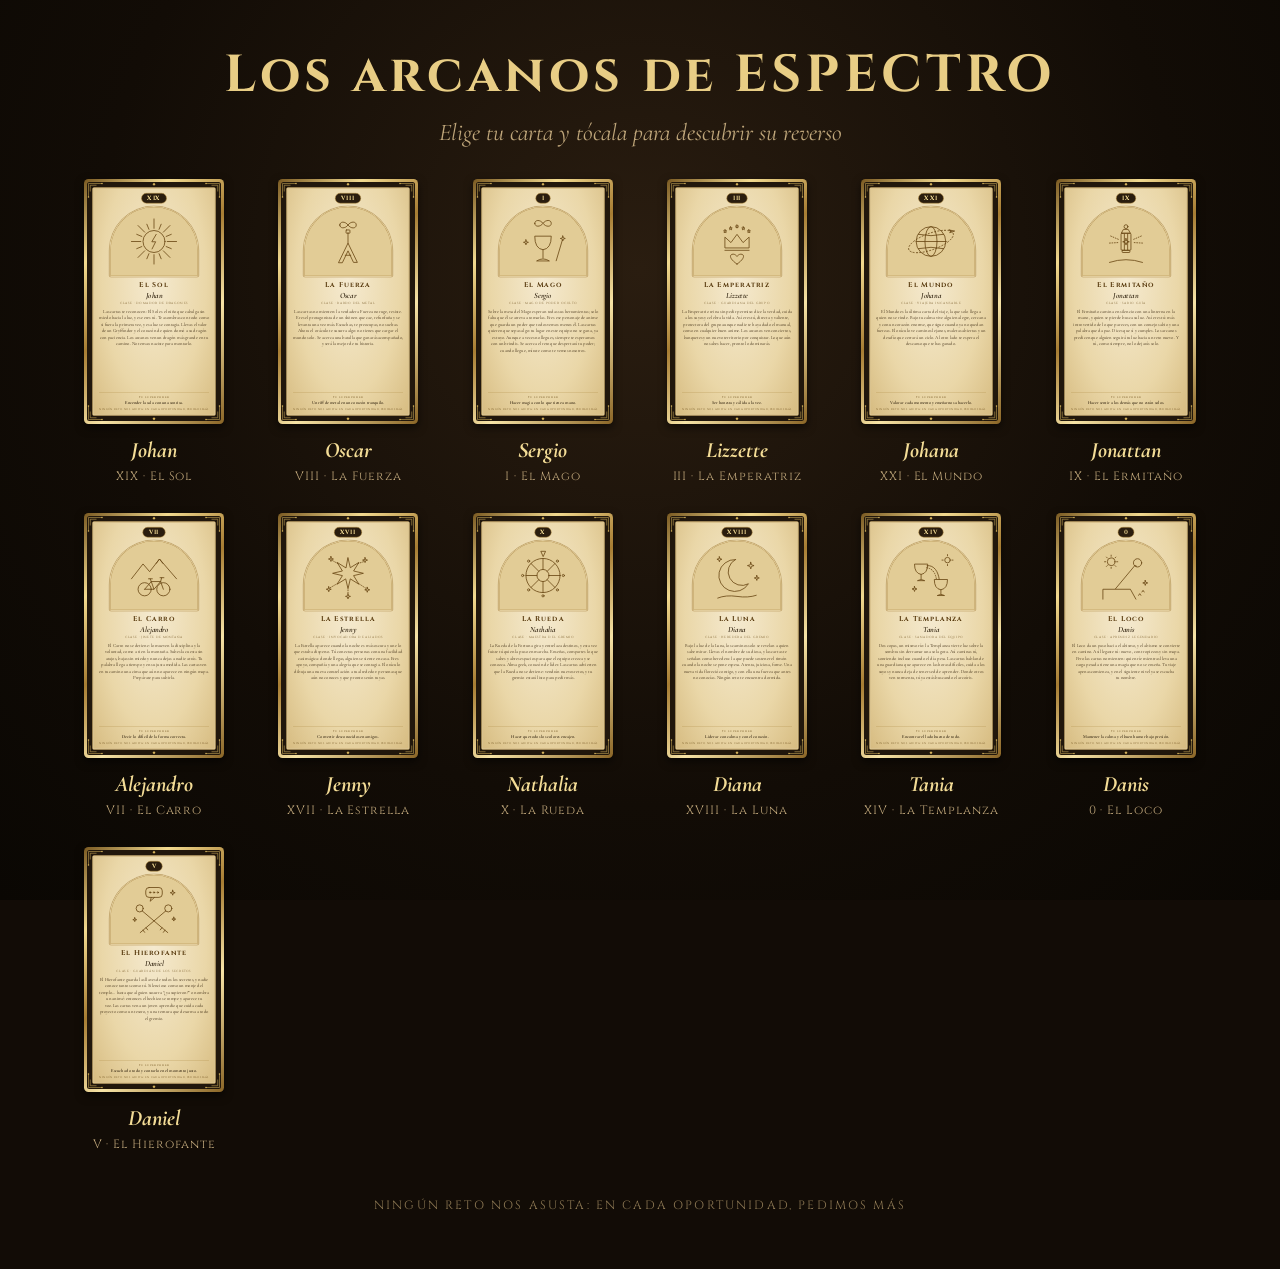
<file: index.html>
<!doctype html>
<html lang="es"><head><meta charset="utf-8"><meta name="viewport" content="width=device-width,initial-scale=1">
<title>Los arcanos de ESPECTRO</title><meta name="description" content="Las cartas del tarot del equipo para ESPECTRO.">
<meta property="og:title" content="Los arcanos de ESPECTRO 🔮"><meta name="theme-color" content="#120c06">
<link rel="preconnect" href="https://fonts.googleapis.com"><link rel="preconnect" href="https://fonts.gstatic.com" crossorigin><link rel="stylesheet" href="https://fonts.googleapis.com/css2?family=Cinzel:wght@500;700&family=Cormorant+Garamond:ital,wght@0,500;0,600;1,500;1,600&display=swap"><link rel="stylesheet" href="assets/cartas.css"></head>
<body class="galeria"><main class="wrap">
<header class="top"><h1>Los arcanos de ESPECTRO</h1><p>Elige tu carta y tócala para descubrir su reverso</p></header>
<ul class="grid"><li><a class="thumb" href="johan/"><span class="mini"><article class="card"><div class="wood">
<svg class="corners" viewBox="0 0 536 956" aria-hidden="true"><path d="M6 60 L6 6 L60 6 M13 38 L13 13 L38 13 M476 6 L530 6 L530 60 M498 13 L523 13 L523 38 M6 896 L6 950 L60 950 M13 918 L13 943 L38 943 M476 950 L530 950 L530 896 M498 943 L523 943 L523 918"/><circle cx="6" cy="60" r="3"/><circle cx="60" cy="6" r="3"/><circle cx="476" cy="6" r="3"/><circle cx="530" cy="60" r="3"/><circle cx="6" cy="896" r="3"/><circle cx="60" cy="950" r="3"/><circle cx="476" cy="950" r="3"/><circle cx="530" cy="896" r="3"/><polygon points="268,3 274,9 268,15 262,9"/><polygon points="268,941 274,947 268,953 262,947"/></svg>
<div class="parch">
<div class="num">XIX</div>
<div class="ill"><svg viewBox="0 0 200 200" aria-hidden="true"><circle cx="100" cy="100" r="40"/><line x1="148.0" y1="100.0" x2="182.0" y2="100.0"/><line x1="144.3" y1="118.4" x2="162.8" y2="126.0"/><line x1="133.9" y1="133.9" x2="158.0" y2="158.0"/><line x1="118.4" y1="144.3" x2="126.0" y2="162.8"/><line x1="100.0" y1="148.0" x2="100.0" y2="182.0"/><line x1="81.6" y1="144.3" x2="74.0" y2="162.8"/><line x1="66.1" y1="133.9" x2="42.0" y2="158.0"/><line x1="55.7" y1="118.4" x2="37.2" y2="126.0"/><line x1="52.0" y1="100.0" x2="18.0" y2="100.0"/><line x1="55.7" y1="81.6" x2="37.2" y2="74.0"/><line x1="66.1" y1="66.1" x2="42.0" y2="42.0"/><line x1="81.6" y1="55.7" x2="74.0" y2="37.2"/><line x1="100.0" y1="52.0" x2="100.0" y2="18.0"/><line x1="118.4" y1="55.7" x2="126.0" y2="37.2"/><line x1="133.9" y1="66.1" x2="158.0" y2="42.0"/><line x1="144.3" y1="81.6" x2="162.8" y2="74.0"/><polyline points="108,74 92,101 106,101 93,127"/></svg></div>
<h2 class="arc">El Sol</h2>
<p class="who">Johan</p>
<p class="cls">Clase · Domador de dragones</p>
<p class="msg">Las cartas te reconocen: El Sol es el niño que cabalga sin miedo hacia la luz, y ese eres tú. Te asombras con todo como si fuera la primera vez, y esa luz se contagia. Llevas el valor de un Gryffindor y el corazón de quien domó a su dragón con paciencia. Los arcanos ven un dragón más grande en tu camino. No temas: naciste para montarlo.</p>
<p class="pow"><span>Tu superpoder</span>Encender la sala con una sonrisa.</p>
<p class="reto">Ningún reto nos asusta: en cada oportunidad, pedimos más</p>
</div></div></article></span><span class="cap"><b>Johan</b>XIX · El Sol</span></a></li><li><a class="thumb" href="oscar/"><span class="mini"><article class="card"><div class="wood">
<svg class="corners" viewBox="0 0 536 956" aria-hidden="true"><path d="M6 60 L6 6 L60 6 M13 38 L13 13 L38 13 M476 6 L530 6 L530 60 M498 13 L523 13 L523 38 M6 896 L6 950 L60 950 M13 918 L13 943 L38 943 M476 950 L530 950 L530 896 M498 943 L523 943 L523 918"/><circle cx="6" cy="60" r="3"/><circle cx="60" cy="6" r="3"/><circle cx="476" cy="6" r="3"/><circle cx="530" cy="60" r="3"/><circle cx="6" cy="896" r="3"/><circle cx="60" cy="950" r="3"/><circle cx="476" cy="950" r="3"/><circle cx="530" cy="896" r="3"/><polygon points="268,3 274,9 268,15 262,9"/><polygon points="268,941 274,947 268,953 262,947"/></svg>
<div class="parch">
<div class="num">VIII</div>
<div class="ill"><svg viewBox="0 0 200 200" aria-hidden="true"><path d="M70 40 C70 26 90 26 100 40 C110 54 130 54 130 40 C130 26 110 26 100 40 C90 54 70 54 70 40 Z"/><path d="M66 176 L100 106 L134 176 L120 176 L100 134 L80 176 Z"/><line x1="100" y1="106" x2="100" y2="68"/><rect x="93" y="58" width="14" height="12" rx="2"/><line x1="90" y1="150" x2="110" y2="150"/></svg></div>
<h2 class="arc">La Fuerza</h2>
<p class="who">Oscar</p>
<p class="cls">Clase · Bardo del metal</p>
<p class="msg">Las cartas no mienten: la verdadera Fuerza no ruge, resiste. Eres el protagonista de un shōnen que cae, refunfuña y se levanta una vez más. Escuchas, te preocupas, no sueltas. Ahora el oráculo te susurra algo: no tienes que cargar el mundo solo. Se acerca una batalla que ganarás acompañado, y será la mejor de tu historia.</p>
<p class="pow"><span>Tu superpoder</span>Un riff de metal en un corazón tranquilo.</p>
<p class="reto">Ningún reto nos asusta: en cada oportunidad, pedimos más</p>
</div></div></article></span><span class="cap"><b>Oscar</b>VIII · La Fuerza</span></a></li><li><a class="thumb" href="sergio/"><span class="mini"><article class="card"><div class="wood">
<svg class="corners" viewBox="0 0 536 956" aria-hidden="true"><path d="M6 60 L6 6 L60 6 M13 38 L13 13 L38 13 M476 6 L530 6 L530 60 M498 13 L523 13 L523 38 M6 896 L6 950 L60 950 M13 918 L13 943 L38 943 M476 950 L530 950 L530 896 M498 943 L523 943 L523 918"/><circle cx="6" cy="60" r="3"/><circle cx="60" cy="6" r="3"/><circle cx="476" cy="6" r="3"/><circle cx="530" cy="60" r="3"/><circle cx="6" cy="896" r="3"/><circle cx="60" cy="950" r="3"/><circle cx="476" cy="950" r="3"/><circle cx="530" cy="896" r="3"/><polygon points="268,3 274,9 268,15 262,9"/><polygon points="268,941 274,947 268,953 262,947"/></svg>
<div class="parch">
<div class="num">I</div>
<div class="ill"><svg viewBox="0 0 200 200" aria-hidden="true"><path d="M70 34 C70 20 90 20 100 34 C110 48 130 48 130 34 C130 20 110 20 100 34 C90 48 70 48 70 34 Z"/><path d="M70 82 Q70 126 100 130 Q130 126 130 82 Z"/><line x1="100" y1="130" x2="100" y2="160"/><path d="M78 170 Q100 156 122 170 Z"/><line x1="148" y1="170" x2="170" y2="96"/><polygon points="172.0,80.0 174.1,86.9 181.0,89.0 174.1,91.1 172.0,98.0 169.9,91.1 163.0,89.0 169.9,86.9"/><polygon points="38.0,94.0 40.1,100.9 47.0,103.0 40.1,105.1 38.0,112.0 35.9,105.1 29.0,103.0 35.9,100.9"/></svg></div>
<h2 class="arc">El Mago</h2>
<p class="who">Sergio</p>
<p class="cls">Clase · Mago de poder oculto</p>
<p class="msg">Sobre la mesa del Mago esperan todas sus herramientas; solo falta que él se atreva a tomarlas. Eres ese personaje de anime que guarda un poder que todos vemos menos él. Las cartas quieren que sepas algo: tu lugar en este equipo no se gana, ya es tuyo. Aunque a veces no llegues, siempre te esperamos con un brindis. Se acerca el reto que despertará tu poder; cuando llegue, mírate como te vemos nosotros.</p>
<p class="pow"><span>Tu superpoder</span>Hacer magia con lo que tiene a mano.</p>
<p class="reto">Ningún reto nos asusta: en cada oportunidad, pedimos más</p>
</div></div></article></span><span class="cap"><b>Sergio</b>I · El Mago</span></a></li><li><a class="thumb" href="lizzette/"><span class="mini"><article class="card"><div class="wood">
<svg class="corners" viewBox="0 0 536 956" aria-hidden="true"><path d="M6 60 L6 6 L60 6 M13 38 L13 13 L38 13 M476 6 L530 6 L530 60 M498 13 L523 13 L523 38 M6 896 L6 950 L60 950 M13 918 L13 943 L38 943 M476 950 L530 950 L530 896 M498 943 L523 943 L523 918"/><circle cx="6" cy="60" r="3"/><circle cx="60" cy="6" r="3"/><circle cx="476" cy="6" r="3"/><circle cx="530" cy="60" r="3"/><circle cx="6" cy="896" r="3"/><circle cx="60" cy="950" r="3"/><circle cx="476" cy="950" r="3"/><circle cx="530" cy="896" r="3"/><polygon points="268,3 274,9 268,15 262,9"/><polygon points="268,941 274,947 268,953 262,947"/></svg>
<div class="parch">
<div class="num">III</div>
<div class="ill"><svg viewBox="0 0 200 200" aria-hidden="true"><polygon points="56.8,57.2 58.2,61.1 62.5,61.3 59.2,63.9 60.3,68.0 56.8,65.7 53.2,68.0 54.4,63.9 51.1,61.3 55.3,61.1"/><polygon points="77.0,46.7 78.5,50.7 82.7,50.8 79.4,53.5 80.5,57.5 77.0,55.2 73.5,57.5 74.6,53.5 71.3,50.8 75.5,50.7"/><polygon points="100.0,40.0 101.5,44.0 105.7,44.1 102.4,46.8 103.5,50.9 100.0,48.5 96.5,50.9 97.6,46.8 94.3,44.1 98.5,44.0"/><polygon points="123.0,46.7 124.5,50.7 128.7,50.8 125.4,53.5 126.5,57.5 123.0,55.2 119.5,57.5 120.6,53.5 117.3,50.8 121.5,50.7"/><polygon points="143.2,57.2 144.7,61.1 148.9,61.3 145.6,63.9 146.8,68.0 143.2,65.7 139.7,68.0 140.8,63.9 137.5,61.3 141.8,61.1"/><path d="M56 122 L56 84 L78 104 L100 74 L122 104 L144 84 L144 122 Z"/><line x1="56" y1="132" x2="144" y2="132"/><path d="M100 182 C70 162 72 146 86 146 C94 146 100 154 100 154 C100 154 106 146 114 146 C128 146 130 162 100 182 Z"/></svg></div>
<h2 class="arc">La Emperatriz</h2>
<p class="who">Lizzette</p>
<p class="cls">Clase · Guardiana del grupo</p>
<p class="msg">La Emperatriz reina sin pedir permiso: dice la verdad, cuida a los suyos y celebra la vida. Así eres tú, directa y valiente, protectora del grupo aunque nadie te haya dado el manual, como en cualquier buen anime. Los arcanos ven conciertos, banquetes y un nuevo territorio por conquistar. Lo que aún no sabes hacer, pronto lo dominarás.</p>
<p class="pow"><span>Tu superpoder</span>Ser honesta y cálida a la vez.</p>
<p class="reto">Ningún reto nos asusta: en cada oportunidad, pedimos más</p>
</div></div></article></span><span class="cap"><b>Lizzette</b>III · La Emperatriz</span></a></li><li><a class="thumb" href="johana/"><span class="mini"><article class="card"><div class="wood">
<svg class="corners" viewBox="0 0 536 956" aria-hidden="true"><path d="M6 60 L6 6 L60 6 M13 38 L13 13 L38 13 M476 6 L530 6 L530 60 M498 13 L523 13 L523 38 M6 896 L6 950 L60 950 M13 918 L13 943 L38 943 M476 950 L530 950 L530 896 M498 943 L523 943 L523 918"/><circle cx="6" cy="60" r="3"/><circle cx="60" cy="6" r="3"/><circle cx="476" cy="6" r="3"/><circle cx="530" cy="60" r="3"/><circle cx="6" cy="896" r="3"/><circle cx="60" cy="950" r="3"/><circle cx="476" cy="950" r="3"/><circle cx="530" cy="896" r="3"/><polygon points="268,3 274,9 268,15 262,9"/><polygon points="268,941 274,947 268,953 262,947"/></svg>
<div class="parch">
<div class="num">XXI</div>
<div class="ill"><svg viewBox="0 0 200 200" aria-hidden="true"><circle cx="100" cy="100" r="54"/><ellipse cx="100" cy="100" rx="22" ry="54"/><line x1="46" y1="100" x2="154" y2="100"/><path d="M54 74 Q100 84 146 74"/><path d="M54 126 Q100 116 146 126"/><ellipse cx="100" cy="100" rx="86" ry="30" transform="rotate(-20 100 100)" stroke-dasharray="4 8"/><polygon points="166,58 186,62 168,68 172,62"/></svg></div>
<h2 class="arc">El Mundo</h2>
<p class="who">Johana</p>
<p class="cls">Clase · Viajera incansable</p>
<p class="msg">El Mundo es la última carta del viaje, la que solo llega a quien no se rinde. Bajo tu calma vive alguien alegre, cercana y con un corazón enorme, que sigue cuando ya no quedan fuerzas. El oráculo ve caminos lejanos, maletas abiertas y un desafío que cerrará un ciclo. Al otro lado te espera el descanso que te has ganado.</p>
<p class="pow"><span>Tu superpoder</span>Valorar cada momento y enseñarnos a hacerlo.</p>
<p class="reto">Ningún reto nos asusta: en cada oportunidad, pedimos más</p>
</div></div></article></span><span class="cap"><b>Johana</b>XXI · El Mundo</span></a></li><li><a class="thumb" href="jonattan/"><span class="mini"><article class="card"><div class="wood">
<svg class="corners" viewBox="0 0 536 956" aria-hidden="true"><path d="M6 60 L6 6 L60 6 M13 38 L13 13 L38 13 M476 6 L530 6 L530 60 M498 13 L523 13 L523 38 M6 896 L6 950 L60 950 M13 918 L13 943 L38 943 M476 950 L530 950 L530 896 M498 943 L523 943 L523 918"/><circle cx="6" cy="60" r="3"/><circle cx="60" cy="6" r="3"/><circle cx="476" cy="6" r="3"/><circle cx="530" cy="60" r="3"/><circle cx="6" cy="896" r="3"/><circle cx="60" cy="950" r="3"/><circle cx="476" cy="950" r="3"/><circle cx="530" cy="896" r="3"/><polygon points="268,3 274,9 268,15 262,9"/><polygon points="268,941 274,947 268,953 262,947"/></svg>
<div class="parch">
<div class="num">IX</div>
<div class="ill"><svg viewBox="0 0 200 200" aria-hidden="true"><circle cx="100" cy="46" r="7"/><path d="M84 70 L116 70 L108 56 L92 56 Z"/><rect x="82" y="70" width="36" height="62" rx="4"/><line x1="94" y1="72" x2="94" y2="130"/><line x1="106" y1="72" x2="106" y2="130"/><polygon points="100.0,89.0 102.8,98.2 112.0,101.0 102.8,103.8 100.0,113.0 97.2,103.8 88.0,101.0 97.2,98.2"/><rect x="86" y="132" width="28" height="8" rx="2"/><line x1="128" y1="92" x2="156" y2="80" stroke-dasharray="3 6"/><line x1="130" y1="104" x2="164" y2="106" stroke-dasharray="3 6"/><line x1="72" y1="92" x2="44" y2="80" stroke-dasharray="3 6"/><line x1="70" y1="104" x2="36" y2="106" stroke-dasharray="3 6"/><path d="M40 176 Q100 156 160 176"/></svg></div>
<h2 class="arc">El Ermitaño</h2>
<p class="who">Jonattan</p>
<p class="cls">Clase · Sabio guía</p>
<p class="msg">El Ermitaño camina en silencio con una linterna en la mano, y quien se pierde busca su luz. Así eres tú: más introvertido de lo que pareces, con un consejo sabio y una palabra que da paz. Dices que sí y cumples. Los arcanos predicen que alguien seguirá tu luz hacia un reto nuevo. Y tú, como siempre, no lo dejarás solo.</p>
<p class="pow"><span>Tu superpoder</span>Hacer sentir a los demás que no están solos.</p>
<p class="reto">Ningún reto nos asusta: en cada oportunidad, pedimos más</p>
</div></div></article></span><span class="cap"><b>Jonattan</b>IX · El Ermitaño</span></a></li><li><a class="thumb" href="alejandro/"><span class="mini"><article class="card"><div class="wood">
<svg class="corners" viewBox="0 0 536 956" aria-hidden="true"><path d="M6 60 L6 6 L60 6 M13 38 L13 13 L38 13 M476 6 L530 6 L530 60 M498 13 L523 13 L523 38 M6 896 L6 950 L60 950 M13 918 L13 943 L38 943 M476 950 L530 950 L530 896 M498 943 L523 943 L523 918"/><circle cx="6" cy="60" r="3"/><circle cx="60" cy="6" r="3"/><circle cx="476" cy="6" r="3"/><circle cx="530" cy="60" r="3"/><circle cx="6" cy="896" r="3"/><circle cx="60" cy="950" r="3"/><circle cx="476" cy="950" r="3"/><circle cx="530" cy="896" r="3"/><polygon points="268,3 274,9 268,15 262,9"/><polygon points="268,941 274,947 268,953 262,947"/></svg>
<div class="parch">
<div class="num">VII</div>
<div class="ill"><svg viewBox="0 0 200 200" aria-hidden="true"><polyline points="18,112 60,58 84,86 120,40 182,112"/><polyline points="108,56 120,40 132,56"/><circle cx="66" cy="150" r="24"/><circle cx="134" cy="150" r="24"/><path d="M66 150 L90 122 L124 122 L134 150 M90 122 L100 150 L66 150 M100 150 L124 122"/><line x1="124" y1="122" x2="128" y2="108"/><line x1="122" y1="108" x2="136" y2="108"/><line x1="90" y1="122" x2="86" y2="112"/><line x1="80" y1="112" x2="94" y2="112"/></svg></div>
<h2 class="arc">El Carro</h2>
<p class="who">Alejandro</p>
<p class="cls">Clase · Jinete de montaña</p>
<p class="msg">El Carro no se detiene: lo mueven la disciplina y la voluntad, como a ti en la montaña. Subes la cuesta sin atajos, bajas sin miedo y nunca dejas a nadie atrás. Tu palabra llega a tiempo y en su justa medida. Las cartas ven en tu camino una cima que aún no aparece en ningún mapa. Prepárate para subirla.</p>
<p class="pow"><span>Tu superpoder</span>Decir lo difícil de la forma correcta.</p>
<p class="reto">Ningún reto nos asusta: en cada oportunidad, pedimos más</p>
</div></div></article></span><span class="cap"><b>Alejandro</b>VII · El Carro</span></a></li><li><a class="thumb" href="jenny/"><span class="mini"><article class="card"><div class="wood">
<svg class="corners" viewBox="0 0 536 956" aria-hidden="true"><path d="M6 60 L6 6 L60 6 M13 38 L13 13 L38 13 M476 6 L530 6 L530 60 M498 13 L523 13 L523 38 M6 896 L6 950 L60 950 M13 918 L13 943 L38 943 M476 950 L530 950 L530 896 M498 943 L523 943 L523 918"/><circle cx="6" cy="60" r="3"/><circle cx="60" cy="6" r="3"/><circle cx="476" cy="6" r="3"/><circle cx="530" cy="60" r="3"/><circle cx="6" cy="896" r="3"/><circle cx="60" cy="950" r="3"/><circle cx="476" cy="950" r="3"/><circle cx="530" cy="896" r="3"/><polygon points="268,3 274,9 268,15 262,9"/><polygon points="268,941 274,947 268,953 262,947"/></svg>
<div class="parch">
<div class="num">XVII</div>
<div class="ill"><svg viewBox="0 0 200 200" aria-hidden="true"><polygon points="100.0,36.0 108.4,71.7 139.6,52.4 120.3,83.6 156.0,92.0 120.3,100.4 139.6,131.6 108.4,112.3 100.0,148.0 91.6,112.3 60.4,131.6 79.7,100.4 44.0,92.0 79.7,83.6 60.4,52.4 91.6,71.7"/><polygon points="38.0,31.0 40.1,37.9 47.0,40.0 40.1,42.1 38.0,49.0 35.9,42.1 29.0,40.0 35.9,37.9"/><polygon points="162.0,35.0 164.1,41.9 171.0,44.0 164.1,46.1 162.0,53.0 159.9,46.1 153.0,44.0 159.9,41.9"/><polygon points="30.0,141.0 32.1,147.9 39.0,150.0 32.1,152.1 30.0,159.0 27.9,152.1 21.0,150.0 27.9,147.9"/><polygon points="170.0,143.0 172.1,149.9 179.0,152.0 172.1,154.1 170.0,161.0 167.9,154.1 161.0,152.0 167.9,149.9"/><polygon points="100.0,167.0 102.1,173.9 109.0,176.0 102.1,178.1 100.0,185.0 97.9,178.1 91.0,176.0 97.9,173.9"/><g stroke-dasharray="3 6"><line x1="44" y1="46" x2="62" y2="56"/><line x1="156" y1="50" x2="138" y2="56"/><line x1="36" y1="144" x2="60" y2="130"/><line x1="164" y1="146" x2="140" y2="130"/><line x1="100" y1="164" x2="100" y2="150"/></g></svg></div>
<h2 class="arc">La Estrella</h2>
<p class="who">Jenny</p>
<p class="cls">Clase · Invocadora de aliados</p>
<p class="msg">La Estrella aparece cuando la noche es más oscura y une lo que estaba disperso. Tú conectas personas con una facilidad casi mágica: donde llegas, alguien se siente en casa. Eres apoyo, compañía y una alegría que se contagia. El oráculo dibuja una nueva constelación a tu alrededor: personas que aún no conoces y que pronto serán tuyas.</p>
<p class="pow"><span>Tu superpoder</span>Convertir desconocidos en amigos.</p>
<p class="reto">Ningún reto nos asusta: en cada oportunidad, pedimos más</p>
</div></div></article></span><span class="cap"><b>Jenny</b>XVII · La Estrella</span></a></li><li><a class="thumb" href="nathalia/"><span class="mini"><article class="card"><div class="wood">
<svg class="corners" viewBox="0 0 536 956" aria-hidden="true"><path d="M6 60 L6 6 L60 6 M13 38 L13 13 L38 13 M476 6 L530 6 L530 60 M498 13 L523 13 L523 38 M6 896 L6 950 L60 950 M13 918 L13 943 L38 943 M476 950 L530 950 L530 896 M498 943 L523 943 L523 918"/><circle cx="6" cy="60" r="3"/><circle cx="60" cy="6" r="3"/><circle cx="476" cy="6" r="3"/><circle cx="530" cy="60" r="3"/><circle cx="6" cy="896" r="3"/><circle cx="60" cy="950" r="3"/><circle cx="476" cy="950" r="3"/><circle cx="530" cy="896" r="3"/><polygon points="268,3 274,9 268,15 262,9"/><polygon points="268,941 274,947 268,953 262,947"/></svg>
<div class="parch">
<div class="num">X</div>
<div class="ill"><svg viewBox="0 0 200 200" aria-hidden="true"><circle cx="100" cy="100" r="62"/><circle cx="100" cy="100" r="22"/><line x1="122" y1="100" x2="162" y2="100"/><line x1="115.6" y1="115.6" x2="143.8" y2="143.8"/><line x1="100" y1="122" x2="100" y2="162"/><line x1="84.4" y1="115.6" x2="56.2" y2="143.8"/><line x1="78" y1="100" x2="38" y2="100"/><line x1="84.4" y1="84.4" x2="56.2" y2="56.2"/><line x1="100" y1="78" x2="100" y2="38"/><line x1="115.6" y1="84.4" x2="143.8" y2="56.2"/><circle cx="174" cy="100" r="4"/><circle cx="152.3" cy="152.3" r="4"/><circle cx="100" cy="174" r="4"/><circle cx="47.7" cy="152.3" r="4"/><circle cx="26" cy="100" r="4"/><circle cx="47.7" cy="47.7" r="4"/><circle cx="152.3" cy="47.7" r="4"/><polygon points="100,30 92,12 108,12"/></svg></div>
<h2 class="arc">La Rueda</h2>
<p class="who">Nathalia</p>
<p class="cls">Clase · Maestra del gremio</p>
<p class="msg">La Rueda de la Fortuna gira y entrelaza destinos, y esta vez fuiste tú quien la puso en marcha. Enseñas, compartes lo que sabes y abres espacios para que el equipo crezca y se conozca. Alma geek, corazón de líder. Las cartas advierten que la Rueda no se detiene: vendrán nuevos retos, y tu gremio estará listo para pedir más.</p>
<p class="pow"><span>Tu superpoder</span>Hacer que todos los colores encajen.</p>
<p class="reto">Ningún reto nos asusta: en cada oportunidad, pedimos más</p>
</div></div></article></span><span class="cap"><b>Nathalia</b>X · La Rueda</span></a></li><li><a class="thumb" href="diana/"><span class="mini"><article class="card"><div class="wood">
<svg class="corners" viewBox="0 0 536 956" aria-hidden="true"><path d="M6 60 L6 6 L60 6 M13 38 L13 13 L38 13 M476 6 L530 6 L530 60 M498 13 L523 13 L523 38 M6 896 L6 950 L60 950 M13 918 L13 943 L38 943 M476 950 L530 950 L530 896 M498 943 L523 943 L523 918"/><circle cx="6" cy="60" r="3"/><circle cx="60" cy="6" r="3"/><circle cx="476" cy="6" r="3"/><circle cx="530" cy="60" r="3"/><circle cx="6" cy="896" r="3"/><circle cx="60" cy="950" r="3"/><circle cx="476" cy="950" r="3"/><circle cx="530" cy="896" r="3"/><polygon points="268,3 274,9 268,15 262,9"/><polygon points="268,941 274,947 268,953 262,947"/></svg>
<div class="parch">
<div class="num">XVIII</div>
<div class="ill"><svg viewBox="0 0 200 200" aria-hidden="true"><path d="M94.2 42.0 A58 58 0 1 0 141.6 130.1 A50 50 0 0 1 94.2 42.0 Z"/><polygon points="150.0,52.0 152.8,61.2 162.0,64.0 152.8,66.8 150.0,76.0 147.2,66.8 138.0,64.0 147.2,61.2"/><polygon points="172.0,100.0 174.1,106.9 181.0,109.0 174.1,111.1 172.0,118.0 169.9,111.1 163.0,109.0 169.9,106.9"/><polygon points="36.0,32.0 38.1,38.9 45.0,41.0 38.1,43.1 36.0,50.0 33.9,43.1 27.0,41.0 33.9,38.9"/><path d="M30 182 Q60 170 100 176 Q140 182 170 172"/></svg></div>
<h2 class="arc">La Luna</h2>
<p class="who">Diana</p>
<p class="cls">Clase · Heredera del gremio</p>
<p class="msg">Bajo la luz de la Luna, los caminos solo se revelan a quien sabe mirar. Llevas el nombre de su diosa, y las cartas te señalan como heredera: la que puede sostener el timón cuando la noche se pone espesa. Atenta, juiciosa, firme. Una nueva vida floreció contigo, y con ella una fuerza que antes no conocías. Ningún reto te encuentra dormida.</p>
<p class="pow"><span>Tu superpoder</span>Liderar con calma y con el corazón.</p>
<p class="reto">Ningún reto nos asusta: en cada oportunidad, pedimos más</p>
</div></div></article></span><span class="cap"><b>Diana</b>XVIII · La Luna</span></a></li><li><a class="thumb" href="tania/"><span class="mini"><article class="card"><div class="wood">
<svg class="corners" viewBox="0 0 536 956" aria-hidden="true"><path d="M6 60 L6 6 L60 6 M13 38 L13 13 L38 13 M476 6 L530 6 L530 60 M498 13 L523 13 L523 38 M6 896 L6 950 L60 950 M13 918 L13 943 L38 943 M476 950 L530 950 L530 896 M498 943 L523 943 L523 918"/><circle cx="6" cy="60" r="3"/><circle cx="60" cy="6" r="3"/><circle cx="476" cy="6" r="3"/><circle cx="530" cy="60" r="3"/><circle cx="6" cy="896" r="3"/><circle cx="60" cy="950" r="3"/><circle cx="476" cy="950" r="3"/><circle cx="530" cy="896" r="3"/><polygon points="268,3 274,9 268,15 262,9"/><polygon points="268,941 274,947 268,953 262,947"/></svg>
<div class="parch">
<div class="num">XIV</div>
<div class="ill"><svg viewBox="0 0 200 200" aria-hidden="true"><path d="M40 60 Q40 92 64 96 Q88 92 88 60 Z"/><line x1="64" y1="96" x2="64" y2="112"/><path d="M52 118 Q64 110 76 118 Z"/><path d="M112 116 Q112 148 136 152 Q160 148 160 116 Z"/><line x1="136" y1="152" x2="136" y2="166"/><path d="M124 172 Q136 164 148 172 Z"/><path d="M86 64 C112 62 126 86 130 114"/><path d="M84 72 C106 74 116 92 120 114" stroke-dasharray="3 6"/><circle cx="160" cy="44" r="10"/><line x1="160" y1="24" x2="160" y2="28"/><line x1="160" y1="60" x2="160" y2="64"/><line x1="140" y1="44" x2="144" y2="44"/><line x1="176" y1="44" x2="180" y2="44"/><polygon points="40.0,140.0 42.1,146.9 49.0,149.0 42.1,151.1 40.0,158.0 37.9,151.1 31.0,149.0 37.9,146.9"/></svg></div>
<h2 class="arc">La Templanza</h2>
<p class="who">Tania</p>
<p class="cls">Clase · Sanadora del equipo</p>
<p class="msg">Dos copas, un mismo río: la Templanza vierte luz sobre la sombra sin derramar una sola gota. Así caminas tú, sonriendo incluso cuando el día pesa. Las cartas hablan de una guardiana que aparece en las horas difíciles, cuida a los suyos y nunca deja de tener sed de aprender. Donde otros ven tormenta, tú ya estás buscando el arcoíris.</p>
<p class="pow"><span>Tu superpoder</span>Encontrar el lado bueno de todo.</p>
<p class="reto">Ningún reto nos asusta: en cada oportunidad, pedimos más</p>
</div></div></article></span><span class="cap"><b>Tania</b>XIV · La Templanza</span></a></li><li><a class="thumb" href="danis/"><span class="mini"><article class="card"><div class="wood">
<svg class="corners" viewBox="0 0 536 956" aria-hidden="true"><path d="M6 60 L6 6 L60 6 M13 38 L13 13 L38 13 M476 6 L530 6 L530 60 M498 13 L523 13 L523 38 M6 896 L6 950 L60 950 M13 918 L13 943 L38 943 M476 950 L530 950 L530 896 M498 943 L523 943 L523 918"/><circle cx="6" cy="60" r="3"/><circle cx="60" cy="6" r="3"/><circle cx="476" cy="6" r="3"/><circle cx="530" cy="60" r="3"/><circle cx="6" cy="896" r="3"/><circle cx="60" cy="950" r="3"/><circle cx="476" cy="950" r="3"/><circle cx="530" cy="896" r="3"/><polygon points="268,3 274,9 268,15 262,9"/><polygon points="268,941 274,947 268,953 262,947"/></svg>
<div class="parch">
<div class="num">0</div>
<div class="ill"><svg viewBox="0 0 200 200" aria-hidden="true"><polyline points="16,186 16,150 116,150 136,186"/><line x1="62" y1="148" x2="132" y2="64"/><circle cx="142" cy="54" r="15"/><path d="M132 64 L138 66"/><circle cx="46" cy="50" r="14"/><line x1="46" y1="26" x2="46" y2="30"/><line x1="46" y1="70" x2="46" y2="74"/><line x1="22" y1="50" x2="26" y2="50"/><line x1="66" y1="50" x2="70" y2="50"/><line x1="29" y1="33" x2="32" y2="36"/><line x1="60" y1="64" x2="63" y2="67"/><line x1="29" y1="67" x2="32" y2="64"/><line x1="60" y1="36" x2="63" y2="33"/><polygon points="170.0,118.0 172.1,124.9 179.0,127.0 172.1,129.1 170.0,136.0 167.9,129.1 161.0,127.0 167.9,124.9"/><path d="M146 172 l4 -6 l4 6 M158 160 l4 -6 l4 6" /></svg></div>
<h2 class="arc">El Loco</h2>
<p class="who">Danis</p>
<p class="cls">Clase · Aprendiz legendario</p>
<p class="msg">El Loco da un paso hacia el abismo, y el abismo se convierte en camino. Así llegaste tú: nuevo, con tropiezos y sin mapa. Pero las cartas no mienten: quien ríe mientras lleva una carga pesada tiene una magia que no se enseña. Tu viaje apenas comienza, y en el siguiente nivel ya se escucha tu nombre.</p>
<p class="pow"><span>Tu superpoder</span>Mantener la calma y el buen humor bajo presión.</p>
<p class="reto">Ningún reto nos asusta: en cada oportunidad, pedimos más</p>
</div></div></article></span><span class="cap"><b>Danis</b>0 · El Loco</span></a></li><li><a class="thumb" href="daniel/"><span class="mini"><article class="card"><div class="wood">
<svg class="corners" viewBox="0 0 536 956" aria-hidden="true"><path d="M6 60 L6 6 L60 6 M13 38 L13 13 L38 13 M476 6 L530 6 L530 60 M498 13 L523 13 L523 38 M6 896 L6 950 L60 950 M13 918 L13 943 L38 943 M476 950 L530 950 L530 896 M498 943 L523 943 L523 918"/><circle cx="6" cy="60" r="3"/><circle cx="60" cy="6" r="3"/><circle cx="476" cy="6" r="3"/><circle cx="530" cy="60" r="3"/><circle cx="6" cy="896" r="3"/><circle cx="60" cy="950" r="3"/><circle cx="476" cy="950" r="3"/><circle cx="530" cy="896" r="3"/><polygon points="268,3 274,9 268,15 262,9"/><polygon points="268,941 274,947 268,953 262,947"/></svg>
<div class="parch">
<div class="num">V</div>
<div class="ill"><svg viewBox="0 0 200 200" aria-hidden="true"><rect x="70" y="20" width="60" height="36" rx="12"/><path d="M90 56 L86 70 L102 56"/><circle cx="86" cy="38" r="2.5"/><circle cx="100" cy="38" r="2.5"/><circle cx="114" cy="38" r="2.5"/><circle cx="48" cy="96" r="13"/><line x1="57" y1="105" x2="150" y2="184"/><line x1="140" y1="175" x2="134" y2="183"/><line x1="129" y1="166" x2="123" y2="174"/><circle cx="152" cy="96" r="13"/><line x1="143" y1="105" x2="50" y2="184"/><line x1="60" y1="175" x2="66" y2="183"/><line x1="71" y1="166" x2="77" y2="174"/><polygon points="168.0,30.0 170.1,36.9 177.0,39.0 170.1,41.1 168.0,48.0 165.9,41.1 159.0,39.0 165.9,36.9"/><polygon points="30.0,130.0 31.6,135.4 37.0,137.0 31.6,138.6 30.0,144.0 28.4,138.6 23.0,137.0 28.4,135.4"/><polygon points="172.0,128.0 173.6,133.4 179.0,135.0 173.6,136.6 172.0,142.0 170.4,136.6 165.0,135.0 170.4,133.4"/></svg></div>
<h2 class="arc">El Hierofante</h2>
<p class="who">Daniel</p>
<p class="cls">Clase · Guardián de los secretos</p>
<p class="msg">El Hierofante guarda las llaves de todos los secretos, y nadie conoce tantos como tú. Silencioso como un monje del templo… hasta que alguien susurra “¿ya supieron?” o nombra un animé: entonces el hechizo se rompe y aparece tu voz. Las cartas ven a un joven aprendiz que cuida cada proyecto como un tesoro, y una ternura que desarma a todo el gremio.</p>
<p class="pow"><span>Tu superpoder</span>Escucharlo todo y contarlo en el momento justo.</p>
<p class="reto">Ningún reto nos asusta: en cada oportunidad, pedimos más</p>
</div></div></article></span><span class="cap"><b>Daniel</b>V · El Hierofante</span></a></li></ul>
<p class="reto-pie">Ningún reto nos asusta: en cada oportunidad, pedimos más</p>
</main></body></html>
</file>
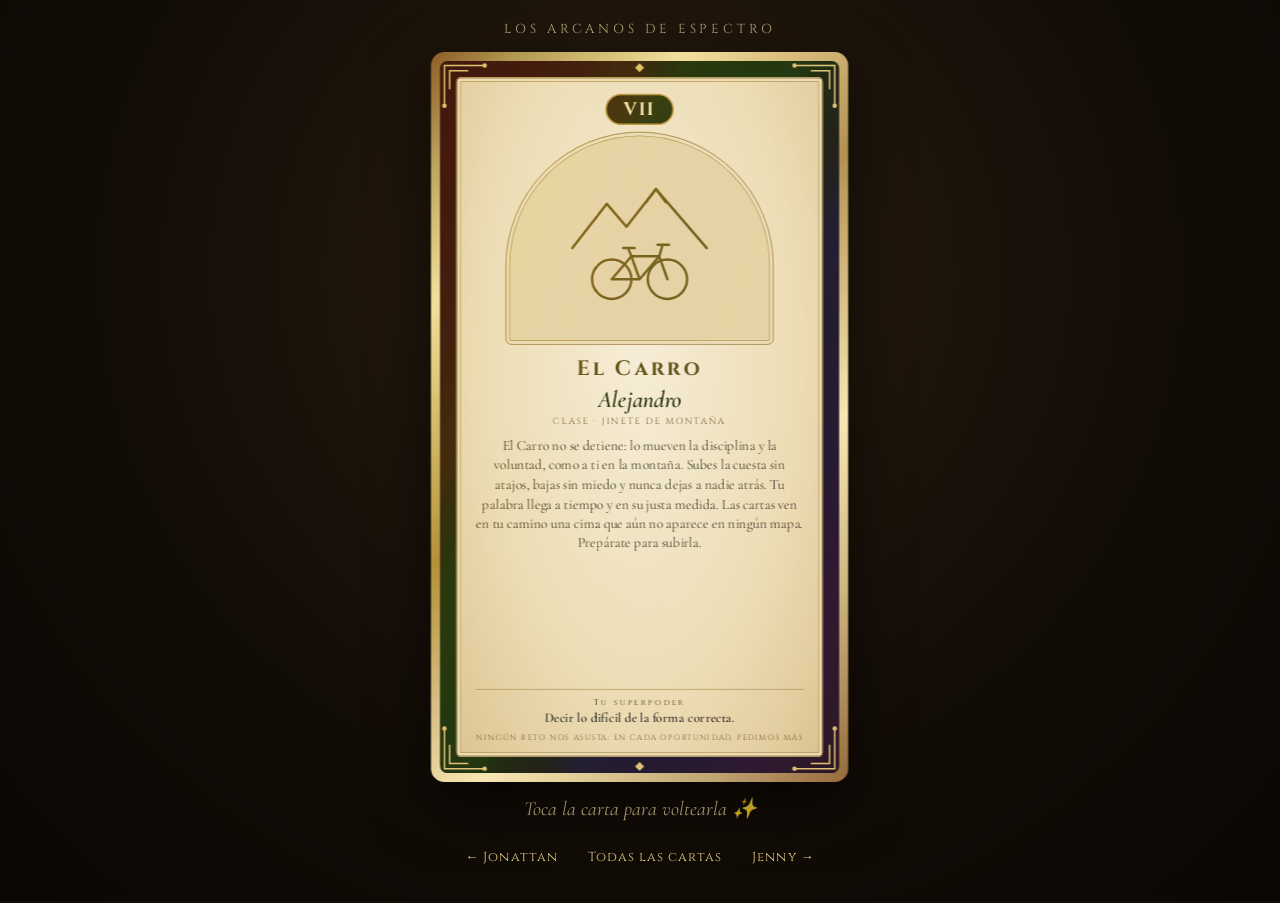
<file: alejandro/index.html>
<!doctype html>
<html lang="es"><head><meta charset="utf-8"><meta name="viewport" content="width=device-width,initial-scale=1">
<title>El Carro · Alejandro | ESPECTRO</title>
<meta name="description" content="Tu carta del tarot de ESPECTRO: El Carro. Tócala para voltearla.">
<meta property="og:title" content="Alejandro, tu carta es El Carro 🔮"><meta property="og:description" content="Los arcanos de ESPECTRO · Tócala para descubrirla.">
<meta name="theme-color" content="#120c06">
<link rel="preconnect" href="https://fonts.googleapis.com"><link rel="preconnect" href="https://fonts.gstatic.com" crossorigin><link rel="stylesheet" href="https://fonts.googleapis.com/css2?family=Cinzel:wght@500;700&family=Cormorant+Garamond:ital,wght@0,500;0,600;1,500;1,600&display=swap"><link rel="stylesheet" href="../assets/cartas.css"></head>
<body class="solo">
<main class="stage">
<p class="kicker">Los arcanos de ESPECTRO</p>
<div class="fit" data-fit>
<button class="flip-btn" type="button" aria-pressed="false" aria-label="Carta de Alejandro: El Carro. Toca para voltear">
<div class="tilt"><div class="flipper">
<article class="card face cara-frente"><div class="wood">
<svg class="corners" viewBox="0 0 536 956" aria-hidden="true"><path d="M6 60 L6 6 L60 6 M13 38 L13 13 L38 13 M476 6 L530 6 L530 60 M498 13 L523 13 L523 38 M6 896 L6 950 L60 950 M13 918 L13 943 L38 943 M476 950 L530 950 L530 896 M498 943 L523 943 L523 918"/><circle cx="6" cy="60" r="3"/><circle cx="60" cy="6" r="3"/><circle cx="476" cy="6" r="3"/><circle cx="530" cy="60" r="3"/><circle cx="6" cy="896" r="3"/><circle cx="60" cy="950" r="3"/><circle cx="476" cy="950" r="3"/><circle cx="530" cy="896" r="3"/><polygon points="268,3 274,9 268,15 262,9"/><polygon points="268,941 274,947 268,953 262,947"/></svg>
<div class="parch">
<div class="num">VII</div>
<div class="ill"><svg viewBox="0 0 200 200" aria-hidden="true"><polyline points="18,112 60,58 84,86 120,40 182,112"/><polyline points="108,56 120,40 132,56"/><circle cx="66" cy="150" r="24"/><circle cx="134" cy="150" r="24"/><path d="M66 150 L90 122 L124 122 L134 150 M90 122 L100 150 L66 150 M100 150 L124 122"/><line x1="124" y1="122" x2="128" y2="108"/><line x1="122" y1="108" x2="136" y2="108"/><line x1="90" y1="122" x2="86" y2="112"/><line x1="80" y1="112" x2="94" y2="112"/></svg></div>
<h2 class="arc">El Carro</h2>
<p class="who">Alejandro</p>
<p class="cls">Clase · Jinete de montaña</p>
<p class="msg">El Carro no se detiene: lo mueven la disciplina y la voluntad, como a ti en la montaña. Subes la cuesta sin atajos, bajas sin miedo y nunca dejas a nadie atrás. Tu palabra llega a tiempo y en su justa medida. Las cartas ven en tu camino una cima que aún no aparece en ningún mapa. Prepárate para subirla.</p>
<p class="pow"><span>Tu superpoder</span>Decir lo difícil de la forma correcta.</p>
<p class="reto">Ningún reto nos asusta: en cada oportunidad, pedimos más</p>
</div></div><span class="holo" aria-hidden="true"></span></article>
<article class="card face cara-reverso" aria-hidden="true"><div class="wood">
<svg class="corners" viewBox="0 0 536 956" aria-hidden="true"><path d="M6 60 L6 6 L60 6 M13 38 L13 13 L38 13 M476 6 L530 6 L530 60 M498 13 L523 13 L523 38 M6 896 L6 950 L60 950 M13 918 L13 943 L38 943 M476 950 L530 950 L530 896 M498 943 L523 943 L523 918"/><circle cx="6" cy="60" r="3"/><circle cx="60" cy="6" r="3"/><circle cx="476" cy="6" r="3"/><circle cx="530" cy="60" r="3"/><circle cx="6" cy="896" r="3"/><circle cx="60" cy="950" r="3"/><circle cx="476" cy="950" r="3"/><circle cx="530" cy="896" r="3"/><polygon points="268,3 274,9 268,15 262,9"/><polygon points="268,941 274,947 268,953 262,947"/></svg>
<div class="back">
<svg viewBox="0 0 492 912" preserveAspectRatio="none" role="img" aria-label="Reverso de las cartas ESPECTRO">
<rect class="ln" x="10" y="10" width="472" height="892" rx="4"/>
<rect class="ln" x="18" y="18" width="456" height="876" rx="2" style="stroke-width: 1; opacity: .7"/>
<g class="fill">
<polygon transform="translate(34 34)" points="4,0 12,0 12,4 16,4 16,0 24,0 24,4 28,4 28,12 24,12 24,16 20,16 20,20 16,20 16,24 12,24 12,20 8,20 8,16 4,16 4,12 0,12 0,4 4,4"/>
<polygon transform="translate(430 34)" points="4,0 12,0 12,4 16,4 16,0 24,0 24,4 28,4 28,12 24,12 24,16 20,16 20,20 16,20 16,24 12,24 12,20 8,20 8,16 4,16 4,12 0,12 0,4 4,4"/>
<polygon transform="translate(34 854)" points="4,0 12,0 12,4 16,4 16,0 24,0 24,4 28,4 28,12 24,12 24,16 20,16 20,20 16,20 16,24 12,24 12,20 8,20 8,16 4,16 4,12 0,12 0,4 4,4"/>
<polygon transform="translate(430 854)" points="4,0 12,0 12,4 16,4 16,0 24,0 24,4 28,4 28,12 24,12 24,16 20,16 20,20 16,20 16,24 12,24 12,20 8,20 8,16 4,16 4,12 0,12 0,4 4,4"/>
</g>
<line x1="246.0" y1="298.0" x2="246.0" y2="242.0" class="g1"/><line x1="270.7" y1="299.9" x2="275.1" y2="272.3" class="g1"/><line x1="294.8" y1="305.7" x2="312.1" y2="252.5" class="g1"/><line x1="317.7" y1="315.2" x2="330.4" y2="290.3" class="g1"/><line x1="338.9" y1="328.2" x2="371.8" y2="282.9" class="g1"/><line x1="357.7" y1="344.3" x2="377.5" y2="324.5" class="g1"/><line x1="373.8" y1="363.1" x2="419.1" y2="330.2" class="g1"/><line x1="386.8" y1="384.3" x2="411.7" y2="371.6" class="g1"/><line x1="396.3" y1="407.2" x2="449.5" y2="389.9" class="g1"/><line x1="402.1" y1="431.3" x2="429.7" y2="426.9" class="g1"/><line x1="404.0" y1="456.0" x2="460.0" y2="456.0" class="g1"/><line x1="402.1" y1="480.7" x2="429.7" y2="485.1" class="g1"/><line x1="396.3" y1="504.8" x2="449.5" y2="522.1" class="g1"/><line x1="386.8" y1="527.7" x2="411.7" y2="540.4" class="g1"/><line x1="373.8" y1="548.9" x2="419.1" y2="581.8" class="g1"/><line x1="357.7" y1="567.7" x2="377.5" y2="587.5" class="g1"/><line x1="338.9" y1="583.8" x2="371.8" y2="629.1" class="g1"/><line x1="317.7" y1="596.8" x2="330.4" y2="621.7" class="g1"/><line x1="294.8" y1="606.3" x2="312.1" y2="659.5" class="g1"/><line x1="270.7" y1="612.1" x2="275.1" y2="639.7" class="g1"/><line x1="246.0" y1="614.0" x2="246.0" y2="670.0" class="g1"/><line x1="221.3" y1="612.1" x2="216.9" y2="639.7" class="g1"/><line x1="197.2" y1="606.3" x2="179.9" y2="659.5" class="g1"/><line x1="174.3" y1="596.8" x2="161.6" y2="621.7" class="g1"/><line x1="153.1" y1="583.8" x2="120.2" y2="629.1" class="g1"/><line x1="134.3" y1="567.7" x2="114.5" y2="587.5" class="g1"/><line x1="118.2" y1="548.9" x2="72.9" y2="581.8" class="g1"/><line x1="105.2" y1="527.7" x2="80.3" y2="540.4" class="g1"/><line x1="95.7" y1="504.8" x2="42.5" y2="522.1" class="g1"/><line x1="89.9" y1="480.7" x2="62.3" y2="485.1" class="g1"/><line x1="88.0" y1="456.0" x2="32.0" y2="456.0" class="g1"/><line x1="89.9" y1="431.3" x2="62.3" y2="426.9" class="g1"/><line x1="95.7" y1="407.2" x2="42.5" y2="389.9" class="g1"/><line x1="105.2" y1="384.3" x2="80.3" y2="371.6" class="g1"/><line x1="118.2" y1="363.1" x2="72.9" y2="330.2" class="g1"/><line x1="134.3" y1="344.3" x2="114.5" y2="324.5" class="g1"/><line x1="153.1" y1="328.2" x2="120.2" y2="282.9" class="g1"/><line x1="174.3" y1="315.2" x2="161.6" y2="290.3" class="g1"/><line x1="197.2" y1="305.7" x2="179.9" y2="252.5" class="g1"/><line x1="221.3" y1="299.9" x2="216.9" y2="272.3" class="g1"/>
<circle class="ln" cx="246" cy="456" r="156"/>
<circle class="ln" cx="246" cy="456" r="116" style="stroke-width: 1.4"/>
<circle class="ln" cx="246" cy="456" r="102" style="stroke-dasharray: 2 7"/>
<circle cx="246.0" cy="320.0" r="9" fill="#E5383B" class="gem"/><circle cx="325.9" cy="346.0" r="9" fill="#F77F00" class="gem"/><circle cx="375.3" cy="414.0" r="9" fill="#FFD23F" class="gem"/><circle cx="375.3" cy="498.0" r="9" fill="#3DDC84" class="gem"/><circle cx="325.9" cy="566.0" r="9" fill="#F5F3EE" class="gem"/><circle cx="246.0" cy="592.0" r="9" fill="#3A86FF" class="gem"/><circle cx="166.1" cy="566.0" r="9" fill="#8338EC" class="gem"/><circle cx="116.7" cy="498.0" r="9" fill="#FF5DA2" class="gem"/><circle cx="116.7" cy="414.0" r="9" fill="#111111" class="gem"/><circle cx="166.1" cy="346.0" r="9" fill="#9E9E9E" class="gem"/>
<polygon class="g2" points="246.0,370.0 320.5,413.0 320.5,499.0 246.0,542.0 171.5,499.0 171.5,413.0"/>
<polygon class="g2" points="246.0,410.0 206.0,480.0 286.0,480.0"/>
<line class="g2" x1="246.0" y1="410.0" x2="246.0" y2="370.0"/><line class="g2" x1="246.0" y1="410.0" x2="320.5" y2="413.0"/><line class="g2" x1="246.0" y1="410.0" x2="171.5" y2="413.0"/><line class="g2" x1="206.0" y1="480.0" x2="171.5" y2="413.0"/><line class="g2" x1="206.0" y1="480.0" x2="171.5" y2="499.0"/><line class="g2" x1="206.0" y1="480.0" x2="246.0" y2="542.0"/><line class="g2" x1="286.0" y1="480.0" x2="320.5" y2="413.0"/><line class="g2" x1="286.0" y1="480.0" x2="320.5" y2="499.0"/><line class="g2" x1="286.0" y1="480.0" x2="246.0" y2="542.0"/>
<polygon class="fill" points="246.0,446.0 248.8,455.2 258.0,458.0 248.8,460.8 246.0,470.0 243.2,460.8 234.0,458.0 243.2,455.2"/>
<polygon class="fill" points="70.0,292.0 71.8,298.2 78.0,300.0 71.8,301.8 70.0,308.0 68.2,301.8 62.0,300.0 68.2,298.2"/><polygon class="fill" points="422.0,292.0 423.8,298.2 430.0,300.0 423.8,301.8 422.0,308.0 420.2,301.8 414.0,300.0 420.2,298.2"/><polygon class="fill" points="70.0,604.0 71.8,610.2 78.0,612.0 71.8,613.8 70.0,620.0 68.2,613.8 62.0,612.0 68.2,610.2"/><polygon class="fill" points="422.0,604.0 423.8,610.2 430.0,612.0 423.8,613.8 422.0,620.0 420.2,613.8 414.0,612.0 420.2,610.2"/><polygon class="fill" points="120.0,222.0 121.8,228.2 128.0,230.0 121.8,231.8 120.0,238.0 118.2,231.8 112.0,230.0 118.2,228.2"/><polygon class="fill" points="372.0,222.0 373.8,228.2 380.0,230.0 373.8,231.8 372.0,238.0 370.2,231.8 364.0,230.0 370.2,228.2"/><polygon class="fill" points="120.0,674.0 121.8,680.2 128.0,682.0 121.8,683.8 120.0,690.0 118.2,683.8 112.0,682.0 118.2,680.2"/><polygon class="fill" points="372.0,674.0 373.8,680.2 380.0,682.0 373.8,683.8 372.0,690.0 370.2,683.8 364.0,682.0 370.2,680.2"/>
<g id="top">
<g class="ln"><ellipse cx="246" cy="96" rx="11" ry="15"/><circle cx="246" cy="76" r="6"/><line x1="246" y1="83" x2="246" y2="110"/><line x1="236" y1="88" x2="223" y2="82"/><line x1="235" y1="97" x2="220" y2="97"/><line x1="236" y1="106" x2="223" y2="113"/><line x1="256" y1="88" x2="269" y2="82"/><line x1="257" y1="97" x2="272" y2="97"/><line x1="256" y1="106" x2="269" y2="113"/><line x1="243" y1="71" x2="236" y2="62"/><line x1="249" y1="71" x2="256" y2="62"/></g>
<g transform="translate(170 118) scale(0.34)"><path class="ln" style="stroke-width: 6" d="M94.2 42.0 A58 58 0 1 0 141.6 130.1 A50 50 0 0 1 94.2 42.0 Z"/></g>
<g transform="translate(322 118) scale(-0.34 0.34)"><path class="ln" style="stroke-width: 6" d="M94.2 42.0 A58 58 0 1 0 141.6 130.1 A50 50 0 0 1 94.2 42.0 Z"/></g>
<circle class="ln" cx="246" cy="152" r="13"/>
<g class="ln"><line x1="246" y1="131" x2="246" y2="135"/><line x1="246" y1="169" x2="246" y2="173"/><line x1="225" y1="152" x2="229" y2="152"/><line x1="263" y1="152" x2="267" y2="152"/><line x1="231" y1="137" x2="234" y2="140"/><line x1="258" y1="164" x2="261" y2="167"/><line x1="231" y1="167" x2="234" y2="164"/><line x1="258" y1="140" x2="261" y2="137"/></g>
</g>
<g transform="rotate(180 246 456)">
<g class="ln"><ellipse cx="246" cy="96" rx="11" ry="15"/><circle cx="246" cy="76" r="6"/><line x1="246" y1="83" x2="246" y2="110"/><line x1="236" y1="88" x2="223" y2="82"/><line x1="235" y1="97" x2="220" y2="97"/><line x1="236" y1="106" x2="223" y2="113"/><line x1="256" y1="88" x2="269" y2="82"/><line x1="257" y1="97" x2="272" y2="97"/><line x1="256" y1="106" x2="269" y2="113"/><line x1="243" y1="71" x2="236" y2="62"/><line x1="249" y1="71" x2="256" y2="62"/></g>
<g transform="translate(170 118) scale(0.34)"><path class="ln" style="stroke-width: 6" d="M94.2 42.0 A58 58 0 1 0 141.6 130.1 A50 50 0 0 1 94.2 42.0 Z"/></g>
<g transform="translate(322 118) scale(-0.34 0.34)"><path class="ln" style="stroke-width: 6" d="M94.2 42.0 A58 58 0 1 0 141.6 130.1 A50 50 0 0 1 94.2 42.0 Z"/></g>
<circle class="ln" cx="246" cy="152" r="13"/>
<g class="ln"><line x1="246" y1="131" x2="246" y2="135"/><line x1="246" y1="169" x2="246" y2="173"/><line x1="225" y1="152" x2="229" y2="152"/><line x1="263" y1="152" x2="267" y2="152"/><line x1="231" y1="137" x2="234" y2="140"/><line x1="258" y1="164" x2="261" y2="167"/><line x1="231" y1="167" x2="234" y2="164"/><line x1="258" y1="140" x2="261" y2="137"/></g>
</g>
</svg>
</div>
</div></article>
</div></div></button>
</div>
<p class="hint">Toca la carta para voltearla ✨</p>
<nav class="nav" aria-label="Otras cartas"><a href="../jonattan/">← Jonattan</a><a href="../">Todas las cartas</a><a href="../jenny/">Jenny →</a></nav>
</main>
<script src="../assets/cartas.js"></script>
</body></html>
</file>
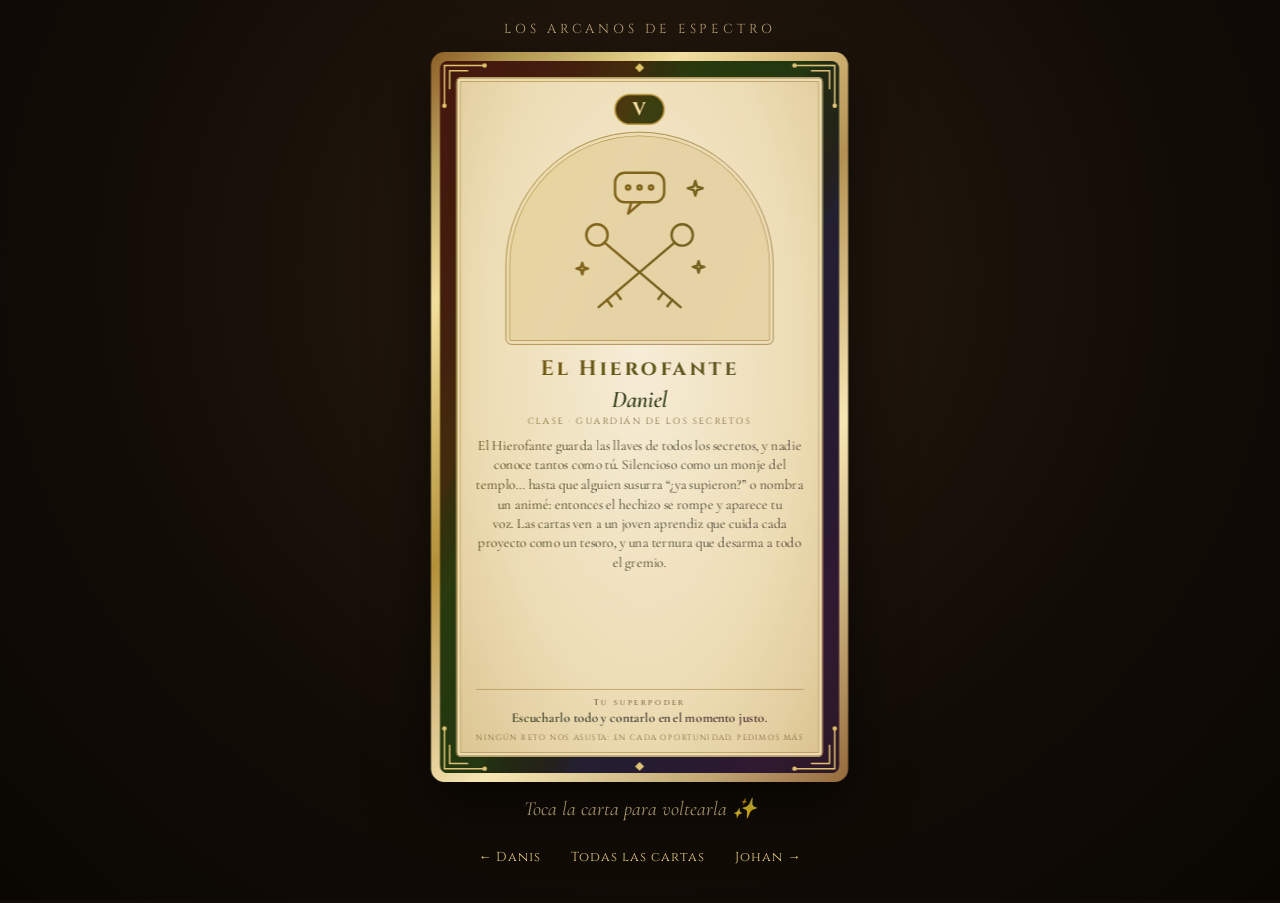
<file: daniel/index.html>
<!doctype html>
<html lang="es"><head><meta charset="utf-8"><meta name="viewport" content="width=device-width,initial-scale=1">
<title>El Hierofante · Daniel | ESPECTRO</title>
<meta name="description" content="Tu carta del tarot de ESPECTRO: El Hierofante. Tócala para voltearla.">
<meta property="og:title" content="Daniel, tu carta es El Hierofante 🔮"><meta property="og:description" content="Los arcanos de ESPECTRO · Tócala para descubrirla.">
<meta name="theme-color" content="#120c06">
<link rel="preconnect" href="https://fonts.googleapis.com"><link rel="preconnect" href="https://fonts.gstatic.com" crossorigin><link rel="stylesheet" href="https://fonts.googleapis.com/css2?family=Cinzel:wght@500;700&family=Cormorant+Garamond:ital,wght@0,500;0,600;1,500;1,600&display=swap"><link rel="stylesheet" href="../assets/cartas.css"></head>
<body class="solo">
<main class="stage">
<p class="kicker">Los arcanos de ESPECTRO</p>
<div class="fit" data-fit>
<button class="flip-btn" type="button" aria-pressed="false" aria-label="Carta de Daniel: El Hierofante. Toca para voltear">
<div class="tilt"><div class="flipper">
<article class="card face cara-frente"><div class="wood">
<svg class="corners" viewBox="0 0 536 956" aria-hidden="true"><path d="M6 60 L6 6 L60 6 M13 38 L13 13 L38 13 M476 6 L530 6 L530 60 M498 13 L523 13 L523 38 M6 896 L6 950 L60 950 M13 918 L13 943 L38 943 M476 950 L530 950 L530 896 M498 943 L523 943 L523 918"/><circle cx="6" cy="60" r="3"/><circle cx="60" cy="6" r="3"/><circle cx="476" cy="6" r="3"/><circle cx="530" cy="60" r="3"/><circle cx="6" cy="896" r="3"/><circle cx="60" cy="950" r="3"/><circle cx="476" cy="950" r="3"/><circle cx="530" cy="896" r="3"/><polygon points="268,3 274,9 268,15 262,9"/><polygon points="268,941 274,947 268,953 262,947"/></svg>
<div class="parch">
<div class="num">V</div>
<div class="ill"><svg viewBox="0 0 200 200" aria-hidden="true"><rect x="70" y="20" width="60" height="36" rx="12"/><path d="M90 56 L86 70 L102 56"/><circle cx="86" cy="38" r="2.5"/><circle cx="100" cy="38" r="2.5"/><circle cx="114" cy="38" r="2.5"/><circle cx="48" cy="96" r="13"/><line x1="57" y1="105" x2="150" y2="184"/><line x1="140" y1="175" x2="134" y2="183"/><line x1="129" y1="166" x2="123" y2="174"/><circle cx="152" cy="96" r="13"/><line x1="143" y1="105" x2="50" y2="184"/><line x1="60" y1="175" x2="66" y2="183"/><line x1="71" y1="166" x2="77" y2="174"/><polygon points="168.0,30.0 170.1,36.9 177.0,39.0 170.1,41.1 168.0,48.0 165.9,41.1 159.0,39.0 165.9,36.9"/><polygon points="30.0,130.0 31.6,135.4 37.0,137.0 31.6,138.6 30.0,144.0 28.4,138.6 23.0,137.0 28.4,135.4"/><polygon points="172.0,128.0 173.6,133.4 179.0,135.0 173.6,136.6 172.0,142.0 170.4,136.6 165.0,135.0 170.4,133.4"/></svg></div>
<h2 class="arc">El Hierofante</h2>
<p class="who">Daniel</p>
<p class="cls">Clase · Guardián de los secretos</p>
<p class="msg">El Hierofante guarda las llaves de todos los secretos, y nadie conoce tantos como tú. Silencioso como un monje del templo… hasta que alguien susurra “¿ya supieron?” o nombra un animé: entonces el hechizo se rompe y aparece tu voz. Las cartas ven a un joven aprendiz que cuida cada proyecto como un tesoro, y una ternura que desarma a todo el gremio.</p>
<p class="pow"><span>Tu superpoder</span>Escucharlo todo y contarlo en el momento justo.</p>
<p class="reto">Ningún reto nos asusta: en cada oportunidad, pedimos más</p>
</div></div><span class="holo" aria-hidden="true"></span></article>
<article class="card face cara-reverso" aria-hidden="true"><div class="wood">
<svg class="corners" viewBox="0 0 536 956" aria-hidden="true"><path d="M6 60 L6 6 L60 6 M13 38 L13 13 L38 13 M476 6 L530 6 L530 60 M498 13 L523 13 L523 38 M6 896 L6 950 L60 950 M13 918 L13 943 L38 943 M476 950 L530 950 L530 896 M498 943 L523 943 L523 918"/><circle cx="6" cy="60" r="3"/><circle cx="60" cy="6" r="3"/><circle cx="476" cy="6" r="3"/><circle cx="530" cy="60" r="3"/><circle cx="6" cy="896" r="3"/><circle cx="60" cy="950" r="3"/><circle cx="476" cy="950" r="3"/><circle cx="530" cy="896" r="3"/><polygon points="268,3 274,9 268,15 262,9"/><polygon points="268,941 274,947 268,953 262,947"/></svg>
<div class="back">
<svg viewBox="0 0 492 912" preserveAspectRatio="none" role="img" aria-label="Reverso de las cartas ESPECTRO">
<rect class="ln" x="10" y="10" width="472" height="892" rx="4"/>
<rect class="ln" x="18" y="18" width="456" height="876" rx="2" style="stroke-width: 1; opacity: .7"/>
<g class="fill">
<polygon transform="translate(34 34)" points="4,0 12,0 12,4 16,4 16,0 24,0 24,4 28,4 28,12 24,12 24,16 20,16 20,20 16,20 16,24 12,24 12,20 8,20 8,16 4,16 4,12 0,12 0,4 4,4"/>
<polygon transform="translate(430 34)" points="4,0 12,0 12,4 16,4 16,0 24,0 24,4 28,4 28,12 24,12 24,16 20,16 20,20 16,20 16,24 12,24 12,20 8,20 8,16 4,16 4,12 0,12 0,4 4,4"/>
<polygon transform="translate(34 854)" points="4,0 12,0 12,4 16,4 16,0 24,0 24,4 28,4 28,12 24,12 24,16 20,16 20,20 16,20 16,24 12,24 12,20 8,20 8,16 4,16 4,12 0,12 0,4 4,4"/>
<polygon transform="translate(430 854)" points="4,0 12,0 12,4 16,4 16,0 24,0 24,4 28,4 28,12 24,12 24,16 20,16 20,20 16,20 16,24 12,24 12,20 8,20 8,16 4,16 4,12 0,12 0,4 4,4"/>
</g>
<line x1="246.0" y1="298.0" x2="246.0" y2="242.0" class="g1"/><line x1="270.7" y1="299.9" x2="275.1" y2="272.3" class="g1"/><line x1="294.8" y1="305.7" x2="312.1" y2="252.5" class="g1"/><line x1="317.7" y1="315.2" x2="330.4" y2="290.3" class="g1"/><line x1="338.9" y1="328.2" x2="371.8" y2="282.9" class="g1"/><line x1="357.7" y1="344.3" x2="377.5" y2="324.5" class="g1"/><line x1="373.8" y1="363.1" x2="419.1" y2="330.2" class="g1"/><line x1="386.8" y1="384.3" x2="411.7" y2="371.6" class="g1"/><line x1="396.3" y1="407.2" x2="449.5" y2="389.9" class="g1"/><line x1="402.1" y1="431.3" x2="429.7" y2="426.9" class="g1"/><line x1="404.0" y1="456.0" x2="460.0" y2="456.0" class="g1"/><line x1="402.1" y1="480.7" x2="429.7" y2="485.1" class="g1"/><line x1="396.3" y1="504.8" x2="449.5" y2="522.1" class="g1"/><line x1="386.8" y1="527.7" x2="411.7" y2="540.4" class="g1"/><line x1="373.8" y1="548.9" x2="419.1" y2="581.8" class="g1"/><line x1="357.7" y1="567.7" x2="377.5" y2="587.5" class="g1"/><line x1="338.9" y1="583.8" x2="371.8" y2="629.1" class="g1"/><line x1="317.7" y1="596.8" x2="330.4" y2="621.7" class="g1"/><line x1="294.8" y1="606.3" x2="312.1" y2="659.5" class="g1"/><line x1="270.7" y1="612.1" x2="275.1" y2="639.7" class="g1"/><line x1="246.0" y1="614.0" x2="246.0" y2="670.0" class="g1"/><line x1="221.3" y1="612.1" x2="216.9" y2="639.7" class="g1"/><line x1="197.2" y1="606.3" x2="179.9" y2="659.5" class="g1"/><line x1="174.3" y1="596.8" x2="161.6" y2="621.7" class="g1"/><line x1="153.1" y1="583.8" x2="120.2" y2="629.1" class="g1"/><line x1="134.3" y1="567.7" x2="114.5" y2="587.5" class="g1"/><line x1="118.2" y1="548.9" x2="72.9" y2="581.8" class="g1"/><line x1="105.2" y1="527.7" x2="80.3" y2="540.4" class="g1"/><line x1="95.7" y1="504.8" x2="42.5" y2="522.1" class="g1"/><line x1="89.9" y1="480.7" x2="62.3" y2="485.1" class="g1"/><line x1="88.0" y1="456.0" x2="32.0" y2="456.0" class="g1"/><line x1="89.9" y1="431.3" x2="62.3" y2="426.9" class="g1"/><line x1="95.7" y1="407.2" x2="42.5" y2="389.9" class="g1"/><line x1="105.2" y1="384.3" x2="80.3" y2="371.6" class="g1"/><line x1="118.2" y1="363.1" x2="72.9" y2="330.2" class="g1"/><line x1="134.3" y1="344.3" x2="114.5" y2="324.5" class="g1"/><line x1="153.1" y1="328.2" x2="120.2" y2="282.9" class="g1"/><line x1="174.3" y1="315.2" x2="161.6" y2="290.3" class="g1"/><line x1="197.2" y1="305.7" x2="179.9" y2="252.5" class="g1"/><line x1="221.3" y1="299.9" x2="216.9" y2="272.3" class="g1"/>
<circle class="ln" cx="246" cy="456" r="156"/>
<circle class="ln" cx="246" cy="456" r="116" style="stroke-width: 1.4"/>
<circle class="ln" cx="246" cy="456" r="102" style="stroke-dasharray: 2 7"/>
<circle cx="246.0" cy="320.0" r="9" fill="#E5383B" class="gem"/><circle cx="325.9" cy="346.0" r="9" fill="#F77F00" class="gem"/><circle cx="375.3" cy="414.0" r="9" fill="#FFD23F" class="gem"/><circle cx="375.3" cy="498.0" r="9" fill="#3DDC84" class="gem"/><circle cx="325.9" cy="566.0" r="9" fill="#F5F3EE" class="gem"/><circle cx="246.0" cy="592.0" r="9" fill="#3A86FF" class="gem"/><circle cx="166.1" cy="566.0" r="9" fill="#8338EC" class="gem"/><circle cx="116.7" cy="498.0" r="9" fill="#FF5DA2" class="gem"/><circle cx="116.7" cy="414.0" r="9" fill="#111111" class="gem"/><circle cx="166.1" cy="346.0" r="9" fill="#9E9E9E" class="gem"/>
<polygon class="g2" points="246.0,370.0 320.5,413.0 320.5,499.0 246.0,542.0 171.5,499.0 171.5,413.0"/>
<polygon class="g2" points="246.0,410.0 206.0,480.0 286.0,480.0"/>
<line class="g2" x1="246.0" y1="410.0" x2="246.0" y2="370.0"/><line class="g2" x1="246.0" y1="410.0" x2="320.5" y2="413.0"/><line class="g2" x1="246.0" y1="410.0" x2="171.5" y2="413.0"/><line class="g2" x1="206.0" y1="480.0" x2="171.5" y2="413.0"/><line class="g2" x1="206.0" y1="480.0" x2="171.5" y2="499.0"/><line class="g2" x1="206.0" y1="480.0" x2="246.0" y2="542.0"/><line class="g2" x1="286.0" y1="480.0" x2="320.5" y2="413.0"/><line class="g2" x1="286.0" y1="480.0" x2="320.5" y2="499.0"/><line class="g2" x1="286.0" y1="480.0" x2="246.0" y2="542.0"/>
<polygon class="fill" points="246.0,446.0 248.8,455.2 258.0,458.0 248.8,460.8 246.0,470.0 243.2,460.8 234.0,458.0 243.2,455.2"/>
<polygon class="fill" points="70.0,292.0 71.8,298.2 78.0,300.0 71.8,301.8 70.0,308.0 68.2,301.8 62.0,300.0 68.2,298.2"/><polygon class="fill" points="422.0,292.0 423.8,298.2 430.0,300.0 423.8,301.8 422.0,308.0 420.2,301.8 414.0,300.0 420.2,298.2"/><polygon class="fill" points="70.0,604.0 71.8,610.2 78.0,612.0 71.8,613.8 70.0,620.0 68.2,613.8 62.0,612.0 68.2,610.2"/><polygon class="fill" points="422.0,604.0 423.8,610.2 430.0,612.0 423.8,613.8 422.0,620.0 420.2,613.8 414.0,612.0 420.2,610.2"/><polygon class="fill" points="120.0,222.0 121.8,228.2 128.0,230.0 121.8,231.8 120.0,238.0 118.2,231.8 112.0,230.0 118.2,228.2"/><polygon class="fill" points="372.0,222.0 373.8,228.2 380.0,230.0 373.8,231.8 372.0,238.0 370.2,231.8 364.0,230.0 370.2,228.2"/><polygon class="fill" points="120.0,674.0 121.8,680.2 128.0,682.0 121.8,683.8 120.0,690.0 118.2,683.8 112.0,682.0 118.2,680.2"/><polygon class="fill" points="372.0,674.0 373.8,680.2 380.0,682.0 373.8,683.8 372.0,690.0 370.2,683.8 364.0,682.0 370.2,680.2"/>
<g id="top">
<g class="ln"><ellipse cx="246" cy="96" rx="11" ry="15"/><circle cx="246" cy="76" r="6"/><line x1="246" y1="83" x2="246" y2="110"/><line x1="236" y1="88" x2="223" y2="82"/><line x1="235" y1="97" x2="220" y2="97"/><line x1="236" y1="106" x2="223" y2="113"/><line x1="256" y1="88" x2="269" y2="82"/><line x1="257" y1="97" x2="272" y2="97"/><line x1="256" y1="106" x2="269" y2="113"/><line x1="243" y1="71" x2="236" y2="62"/><line x1="249" y1="71" x2="256" y2="62"/></g>
<g transform="translate(170 118) scale(0.34)"><path class="ln" style="stroke-width: 6" d="M94.2 42.0 A58 58 0 1 0 141.6 130.1 A50 50 0 0 1 94.2 42.0 Z"/></g>
<g transform="translate(322 118) scale(-0.34 0.34)"><path class="ln" style="stroke-width: 6" d="M94.2 42.0 A58 58 0 1 0 141.6 130.1 A50 50 0 0 1 94.2 42.0 Z"/></g>
<circle class="ln" cx="246" cy="152" r="13"/>
<g class="ln"><line x1="246" y1="131" x2="246" y2="135"/><line x1="246" y1="169" x2="246" y2="173"/><line x1="225" y1="152" x2="229" y2="152"/><line x1="263" y1="152" x2="267" y2="152"/><line x1="231" y1="137" x2="234" y2="140"/><line x1="258" y1="164" x2="261" y2="167"/><line x1="231" y1="167" x2="234" y2="164"/><line x1="258" y1="140" x2="261" y2="137"/></g>
</g>
<g transform="rotate(180 246 456)">
<g class="ln"><ellipse cx="246" cy="96" rx="11" ry="15"/><circle cx="246" cy="76" r="6"/><line x1="246" y1="83" x2="246" y2="110"/><line x1="236" y1="88" x2="223" y2="82"/><line x1="235" y1="97" x2="220" y2="97"/><line x1="236" y1="106" x2="223" y2="113"/><line x1="256" y1="88" x2="269" y2="82"/><line x1="257" y1="97" x2="272" y2="97"/><line x1="256" y1="106" x2="269" y2="113"/><line x1="243" y1="71" x2="236" y2="62"/><line x1="249" y1="71" x2="256" y2="62"/></g>
<g transform="translate(170 118) scale(0.34)"><path class="ln" style="stroke-width: 6" d="M94.2 42.0 A58 58 0 1 0 141.6 130.1 A50 50 0 0 1 94.2 42.0 Z"/></g>
<g transform="translate(322 118) scale(-0.34 0.34)"><path class="ln" style="stroke-width: 6" d="M94.2 42.0 A58 58 0 1 0 141.6 130.1 A50 50 0 0 1 94.2 42.0 Z"/></g>
<circle class="ln" cx="246" cy="152" r="13"/>
<g class="ln"><line x1="246" y1="131" x2="246" y2="135"/><line x1="246" y1="169" x2="246" y2="173"/><line x1="225" y1="152" x2="229" y2="152"/><line x1="263" y1="152" x2="267" y2="152"/><line x1="231" y1="137" x2="234" y2="140"/><line x1="258" y1="164" x2="261" y2="167"/><line x1="231" y1="167" x2="234" y2="164"/><line x1="258" y1="140" x2="261" y2="137"/></g>
</g>
</svg>
</div>
</div></article>
</div></div></button>
</div>
<p class="hint">Toca la carta para voltearla ✨</p>
<nav class="nav" aria-label="Otras cartas"><a href="../danis/">← Danis</a><a href="../">Todas las cartas</a><a href="../johan/">Johan →</a></nav>
</main>
<script src="../assets/cartas.js"></script>
</body></html>
</file>
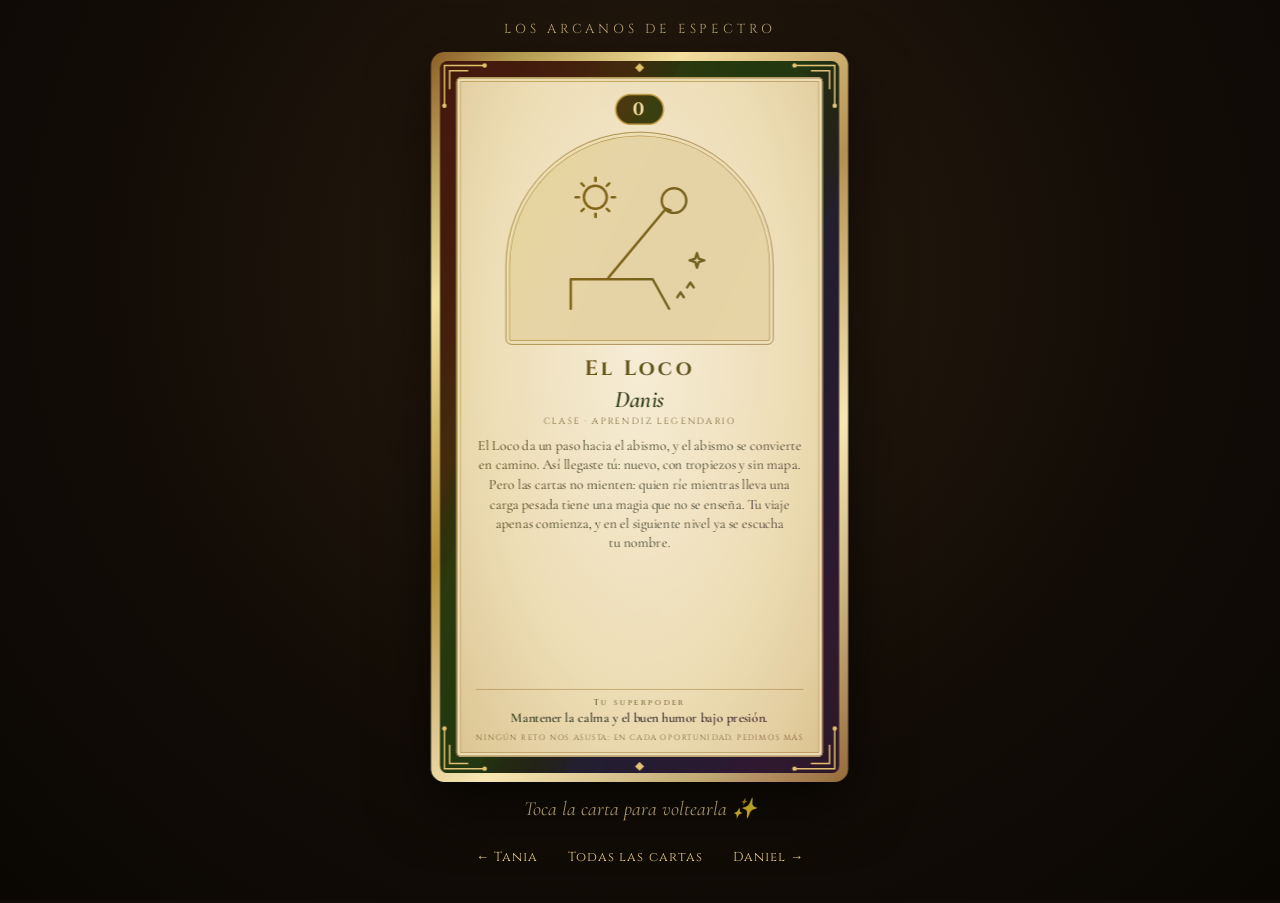
<file: danis/index.html>
<!doctype html>
<html lang="es"><head><meta charset="utf-8"><meta name="viewport" content="width=device-width,initial-scale=1">
<title>El Loco · Danis | ESPECTRO</title>
<meta name="description" content="Tu carta del tarot de ESPECTRO: El Loco. Tócala para voltearla.">
<meta property="og:title" content="Danis, tu carta es El Loco 🔮"><meta property="og:description" content="Los arcanos de ESPECTRO · Tócala para descubrirla.">
<meta name="theme-color" content="#120c06">
<link rel="preconnect" href="https://fonts.googleapis.com"><link rel="preconnect" href="https://fonts.gstatic.com" crossorigin><link rel="stylesheet" href="https://fonts.googleapis.com/css2?family=Cinzel:wght@500;700&family=Cormorant+Garamond:ital,wght@0,500;0,600;1,500;1,600&display=swap"><link rel="stylesheet" href="../assets/cartas.css"></head>
<body class="solo">
<main class="stage">
<p class="kicker">Los arcanos de ESPECTRO</p>
<div class="fit" data-fit>
<button class="flip-btn" type="button" aria-pressed="false" aria-label="Carta de Danis: El Loco. Toca para voltear">
<div class="tilt"><div class="flipper">
<article class="card face cara-frente"><div class="wood">
<svg class="corners" viewBox="0 0 536 956" aria-hidden="true"><path d="M6 60 L6 6 L60 6 M13 38 L13 13 L38 13 M476 6 L530 6 L530 60 M498 13 L523 13 L523 38 M6 896 L6 950 L60 950 M13 918 L13 943 L38 943 M476 950 L530 950 L530 896 M498 943 L523 943 L523 918"/><circle cx="6" cy="60" r="3"/><circle cx="60" cy="6" r="3"/><circle cx="476" cy="6" r="3"/><circle cx="530" cy="60" r="3"/><circle cx="6" cy="896" r="3"/><circle cx="60" cy="950" r="3"/><circle cx="476" cy="950" r="3"/><circle cx="530" cy="896" r="3"/><polygon points="268,3 274,9 268,15 262,9"/><polygon points="268,941 274,947 268,953 262,947"/></svg>
<div class="parch">
<div class="num">0</div>
<div class="ill"><svg viewBox="0 0 200 200" aria-hidden="true"><polyline points="16,186 16,150 116,150 136,186"/><line x1="62" y1="148" x2="132" y2="64"/><circle cx="142" cy="54" r="15"/><path d="M132 64 L138 66"/><circle cx="46" cy="50" r="14"/><line x1="46" y1="26" x2="46" y2="30"/><line x1="46" y1="70" x2="46" y2="74"/><line x1="22" y1="50" x2="26" y2="50"/><line x1="66" y1="50" x2="70" y2="50"/><line x1="29" y1="33" x2="32" y2="36"/><line x1="60" y1="64" x2="63" y2="67"/><line x1="29" y1="67" x2="32" y2="64"/><line x1="60" y1="36" x2="63" y2="33"/><polygon points="170.0,118.0 172.1,124.9 179.0,127.0 172.1,129.1 170.0,136.0 167.9,129.1 161.0,127.0 167.9,124.9"/><path d="M146 172 l4 -6 l4 6 M158 160 l4 -6 l4 6" /></svg></div>
<h2 class="arc">El Loco</h2>
<p class="who">Danis</p>
<p class="cls">Clase · Aprendiz legendario</p>
<p class="msg">El Loco da un paso hacia el abismo, y el abismo se convierte en camino. Así llegaste tú: nuevo, con tropiezos y sin mapa. Pero las cartas no mienten: quien ríe mientras lleva una carga pesada tiene una magia que no se enseña. Tu viaje apenas comienza, y en el siguiente nivel ya se escucha tu nombre.</p>
<p class="pow"><span>Tu superpoder</span>Mantener la calma y el buen humor bajo presión.</p>
<p class="reto">Ningún reto nos asusta: en cada oportunidad, pedimos más</p>
</div></div><span class="holo" aria-hidden="true"></span></article>
<article class="card face cara-reverso" aria-hidden="true"><div class="wood">
<svg class="corners" viewBox="0 0 536 956" aria-hidden="true"><path d="M6 60 L6 6 L60 6 M13 38 L13 13 L38 13 M476 6 L530 6 L530 60 M498 13 L523 13 L523 38 M6 896 L6 950 L60 950 M13 918 L13 943 L38 943 M476 950 L530 950 L530 896 M498 943 L523 943 L523 918"/><circle cx="6" cy="60" r="3"/><circle cx="60" cy="6" r="3"/><circle cx="476" cy="6" r="3"/><circle cx="530" cy="60" r="3"/><circle cx="6" cy="896" r="3"/><circle cx="60" cy="950" r="3"/><circle cx="476" cy="950" r="3"/><circle cx="530" cy="896" r="3"/><polygon points="268,3 274,9 268,15 262,9"/><polygon points="268,941 274,947 268,953 262,947"/></svg>
<div class="back">
<svg viewBox="0 0 492 912" preserveAspectRatio="none" role="img" aria-label="Reverso de las cartas ESPECTRO">
<rect class="ln" x="10" y="10" width="472" height="892" rx="4"/>
<rect class="ln" x="18" y="18" width="456" height="876" rx="2" style="stroke-width: 1; opacity: .7"/>
<g class="fill">
<polygon transform="translate(34 34)" points="4,0 12,0 12,4 16,4 16,0 24,0 24,4 28,4 28,12 24,12 24,16 20,16 20,20 16,20 16,24 12,24 12,20 8,20 8,16 4,16 4,12 0,12 0,4 4,4"/>
<polygon transform="translate(430 34)" points="4,0 12,0 12,4 16,4 16,0 24,0 24,4 28,4 28,12 24,12 24,16 20,16 20,20 16,20 16,24 12,24 12,20 8,20 8,16 4,16 4,12 0,12 0,4 4,4"/>
<polygon transform="translate(34 854)" points="4,0 12,0 12,4 16,4 16,0 24,0 24,4 28,4 28,12 24,12 24,16 20,16 20,20 16,20 16,24 12,24 12,20 8,20 8,16 4,16 4,12 0,12 0,4 4,4"/>
<polygon transform="translate(430 854)" points="4,0 12,0 12,4 16,4 16,0 24,0 24,4 28,4 28,12 24,12 24,16 20,16 20,20 16,20 16,24 12,24 12,20 8,20 8,16 4,16 4,12 0,12 0,4 4,4"/>
</g>
<line x1="246.0" y1="298.0" x2="246.0" y2="242.0" class="g1"/><line x1="270.7" y1="299.9" x2="275.1" y2="272.3" class="g1"/><line x1="294.8" y1="305.7" x2="312.1" y2="252.5" class="g1"/><line x1="317.7" y1="315.2" x2="330.4" y2="290.3" class="g1"/><line x1="338.9" y1="328.2" x2="371.8" y2="282.9" class="g1"/><line x1="357.7" y1="344.3" x2="377.5" y2="324.5" class="g1"/><line x1="373.8" y1="363.1" x2="419.1" y2="330.2" class="g1"/><line x1="386.8" y1="384.3" x2="411.7" y2="371.6" class="g1"/><line x1="396.3" y1="407.2" x2="449.5" y2="389.9" class="g1"/><line x1="402.1" y1="431.3" x2="429.7" y2="426.9" class="g1"/><line x1="404.0" y1="456.0" x2="460.0" y2="456.0" class="g1"/><line x1="402.1" y1="480.7" x2="429.7" y2="485.1" class="g1"/><line x1="396.3" y1="504.8" x2="449.5" y2="522.1" class="g1"/><line x1="386.8" y1="527.7" x2="411.7" y2="540.4" class="g1"/><line x1="373.8" y1="548.9" x2="419.1" y2="581.8" class="g1"/><line x1="357.7" y1="567.7" x2="377.5" y2="587.5" class="g1"/><line x1="338.9" y1="583.8" x2="371.8" y2="629.1" class="g1"/><line x1="317.7" y1="596.8" x2="330.4" y2="621.7" class="g1"/><line x1="294.8" y1="606.3" x2="312.1" y2="659.5" class="g1"/><line x1="270.7" y1="612.1" x2="275.1" y2="639.7" class="g1"/><line x1="246.0" y1="614.0" x2="246.0" y2="670.0" class="g1"/><line x1="221.3" y1="612.1" x2="216.9" y2="639.7" class="g1"/><line x1="197.2" y1="606.3" x2="179.9" y2="659.5" class="g1"/><line x1="174.3" y1="596.8" x2="161.6" y2="621.7" class="g1"/><line x1="153.1" y1="583.8" x2="120.2" y2="629.1" class="g1"/><line x1="134.3" y1="567.7" x2="114.5" y2="587.5" class="g1"/><line x1="118.2" y1="548.9" x2="72.9" y2="581.8" class="g1"/><line x1="105.2" y1="527.7" x2="80.3" y2="540.4" class="g1"/><line x1="95.7" y1="504.8" x2="42.5" y2="522.1" class="g1"/><line x1="89.9" y1="480.7" x2="62.3" y2="485.1" class="g1"/><line x1="88.0" y1="456.0" x2="32.0" y2="456.0" class="g1"/><line x1="89.9" y1="431.3" x2="62.3" y2="426.9" class="g1"/><line x1="95.7" y1="407.2" x2="42.5" y2="389.9" class="g1"/><line x1="105.2" y1="384.3" x2="80.3" y2="371.6" class="g1"/><line x1="118.2" y1="363.1" x2="72.9" y2="330.2" class="g1"/><line x1="134.3" y1="344.3" x2="114.5" y2="324.5" class="g1"/><line x1="153.1" y1="328.2" x2="120.2" y2="282.9" class="g1"/><line x1="174.3" y1="315.2" x2="161.6" y2="290.3" class="g1"/><line x1="197.2" y1="305.7" x2="179.9" y2="252.5" class="g1"/><line x1="221.3" y1="299.9" x2="216.9" y2="272.3" class="g1"/>
<circle class="ln" cx="246" cy="456" r="156"/>
<circle class="ln" cx="246" cy="456" r="116" style="stroke-width: 1.4"/>
<circle class="ln" cx="246" cy="456" r="102" style="stroke-dasharray: 2 7"/>
<circle cx="246.0" cy="320.0" r="9" fill="#E5383B" class="gem"/><circle cx="325.9" cy="346.0" r="9" fill="#F77F00" class="gem"/><circle cx="375.3" cy="414.0" r="9" fill="#FFD23F" class="gem"/><circle cx="375.3" cy="498.0" r="9" fill="#3DDC84" class="gem"/><circle cx="325.9" cy="566.0" r="9" fill="#F5F3EE" class="gem"/><circle cx="246.0" cy="592.0" r="9" fill="#3A86FF" class="gem"/><circle cx="166.1" cy="566.0" r="9" fill="#8338EC" class="gem"/><circle cx="116.7" cy="498.0" r="9" fill="#FF5DA2" class="gem"/><circle cx="116.7" cy="414.0" r="9" fill="#111111" class="gem"/><circle cx="166.1" cy="346.0" r="9" fill="#9E9E9E" class="gem"/>
<polygon class="g2" points="246.0,370.0 320.5,413.0 320.5,499.0 246.0,542.0 171.5,499.0 171.5,413.0"/>
<polygon class="g2" points="246.0,410.0 206.0,480.0 286.0,480.0"/>
<line class="g2" x1="246.0" y1="410.0" x2="246.0" y2="370.0"/><line class="g2" x1="246.0" y1="410.0" x2="320.5" y2="413.0"/><line class="g2" x1="246.0" y1="410.0" x2="171.5" y2="413.0"/><line class="g2" x1="206.0" y1="480.0" x2="171.5" y2="413.0"/><line class="g2" x1="206.0" y1="480.0" x2="171.5" y2="499.0"/><line class="g2" x1="206.0" y1="480.0" x2="246.0" y2="542.0"/><line class="g2" x1="286.0" y1="480.0" x2="320.5" y2="413.0"/><line class="g2" x1="286.0" y1="480.0" x2="320.5" y2="499.0"/><line class="g2" x1="286.0" y1="480.0" x2="246.0" y2="542.0"/>
<polygon class="fill" points="246.0,446.0 248.8,455.2 258.0,458.0 248.8,460.8 246.0,470.0 243.2,460.8 234.0,458.0 243.2,455.2"/>
<polygon class="fill" points="70.0,292.0 71.8,298.2 78.0,300.0 71.8,301.8 70.0,308.0 68.2,301.8 62.0,300.0 68.2,298.2"/><polygon class="fill" points="422.0,292.0 423.8,298.2 430.0,300.0 423.8,301.8 422.0,308.0 420.2,301.8 414.0,300.0 420.2,298.2"/><polygon class="fill" points="70.0,604.0 71.8,610.2 78.0,612.0 71.8,613.8 70.0,620.0 68.2,613.8 62.0,612.0 68.2,610.2"/><polygon class="fill" points="422.0,604.0 423.8,610.2 430.0,612.0 423.8,613.8 422.0,620.0 420.2,613.8 414.0,612.0 420.2,610.2"/><polygon class="fill" points="120.0,222.0 121.8,228.2 128.0,230.0 121.8,231.8 120.0,238.0 118.2,231.8 112.0,230.0 118.2,228.2"/><polygon class="fill" points="372.0,222.0 373.8,228.2 380.0,230.0 373.8,231.8 372.0,238.0 370.2,231.8 364.0,230.0 370.2,228.2"/><polygon class="fill" points="120.0,674.0 121.8,680.2 128.0,682.0 121.8,683.8 120.0,690.0 118.2,683.8 112.0,682.0 118.2,680.2"/><polygon class="fill" points="372.0,674.0 373.8,680.2 380.0,682.0 373.8,683.8 372.0,690.0 370.2,683.8 364.0,682.0 370.2,680.2"/>
<g id="top">
<g class="ln"><ellipse cx="246" cy="96" rx="11" ry="15"/><circle cx="246" cy="76" r="6"/><line x1="246" y1="83" x2="246" y2="110"/><line x1="236" y1="88" x2="223" y2="82"/><line x1="235" y1="97" x2="220" y2="97"/><line x1="236" y1="106" x2="223" y2="113"/><line x1="256" y1="88" x2="269" y2="82"/><line x1="257" y1="97" x2="272" y2="97"/><line x1="256" y1="106" x2="269" y2="113"/><line x1="243" y1="71" x2="236" y2="62"/><line x1="249" y1="71" x2="256" y2="62"/></g>
<g transform="translate(170 118) scale(0.34)"><path class="ln" style="stroke-width: 6" d="M94.2 42.0 A58 58 0 1 0 141.6 130.1 A50 50 0 0 1 94.2 42.0 Z"/></g>
<g transform="translate(322 118) scale(-0.34 0.34)"><path class="ln" style="stroke-width: 6" d="M94.2 42.0 A58 58 0 1 0 141.6 130.1 A50 50 0 0 1 94.2 42.0 Z"/></g>
<circle class="ln" cx="246" cy="152" r="13"/>
<g class="ln"><line x1="246" y1="131" x2="246" y2="135"/><line x1="246" y1="169" x2="246" y2="173"/><line x1="225" y1="152" x2="229" y2="152"/><line x1="263" y1="152" x2="267" y2="152"/><line x1="231" y1="137" x2="234" y2="140"/><line x1="258" y1="164" x2="261" y2="167"/><line x1="231" y1="167" x2="234" y2="164"/><line x1="258" y1="140" x2="261" y2="137"/></g>
</g>
<g transform="rotate(180 246 456)">
<g class="ln"><ellipse cx="246" cy="96" rx="11" ry="15"/><circle cx="246" cy="76" r="6"/><line x1="246" y1="83" x2="246" y2="110"/><line x1="236" y1="88" x2="223" y2="82"/><line x1="235" y1="97" x2="220" y2="97"/><line x1="236" y1="106" x2="223" y2="113"/><line x1="256" y1="88" x2="269" y2="82"/><line x1="257" y1="97" x2="272" y2="97"/><line x1="256" y1="106" x2="269" y2="113"/><line x1="243" y1="71" x2="236" y2="62"/><line x1="249" y1="71" x2="256" y2="62"/></g>
<g transform="translate(170 118) scale(0.34)"><path class="ln" style="stroke-width: 6" d="M94.2 42.0 A58 58 0 1 0 141.6 130.1 A50 50 0 0 1 94.2 42.0 Z"/></g>
<g transform="translate(322 118) scale(-0.34 0.34)"><path class="ln" style="stroke-width: 6" d="M94.2 42.0 A58 58 0 1 0 141.6 130.1 A50 50 0 0 1 94.2 42.0 Z"/></g>
<circle class="ln" cx="246" cy="152" r="13"/>
<g class="ln"><line x1="246" y1="131" x2="246" y2="135"/><line x1="246" y1="169" x2="246" y2="173"/><line x1="225" y1="152" x2="229" y2="152"/><line x1="263" y1="152" x2="267" y2="152"/><line x1="231" y1="137" x2="234" y2="140"/><line x1="258" y1="164" x2="261" y2="167"/><line x1="231" y1="167" x2="234" y2="164"/><line x1="258" y1="140" x2="261" y2="137"/></g>
</g>
</svg>
</div>
</div></article>
</div></div></button>
</div>
<p class="hint">Toca la carta para voltearla ✨</p>
<nav class="nav" aria-label="Otras cartas"><a href="../tania/">← Tania</a><a href="../">Todas las cartas</a><a href="../daniel/">Daniel →</a></nav>
</main>
<script src="../assets/cartas.js"></script>
</body></html>
</file>
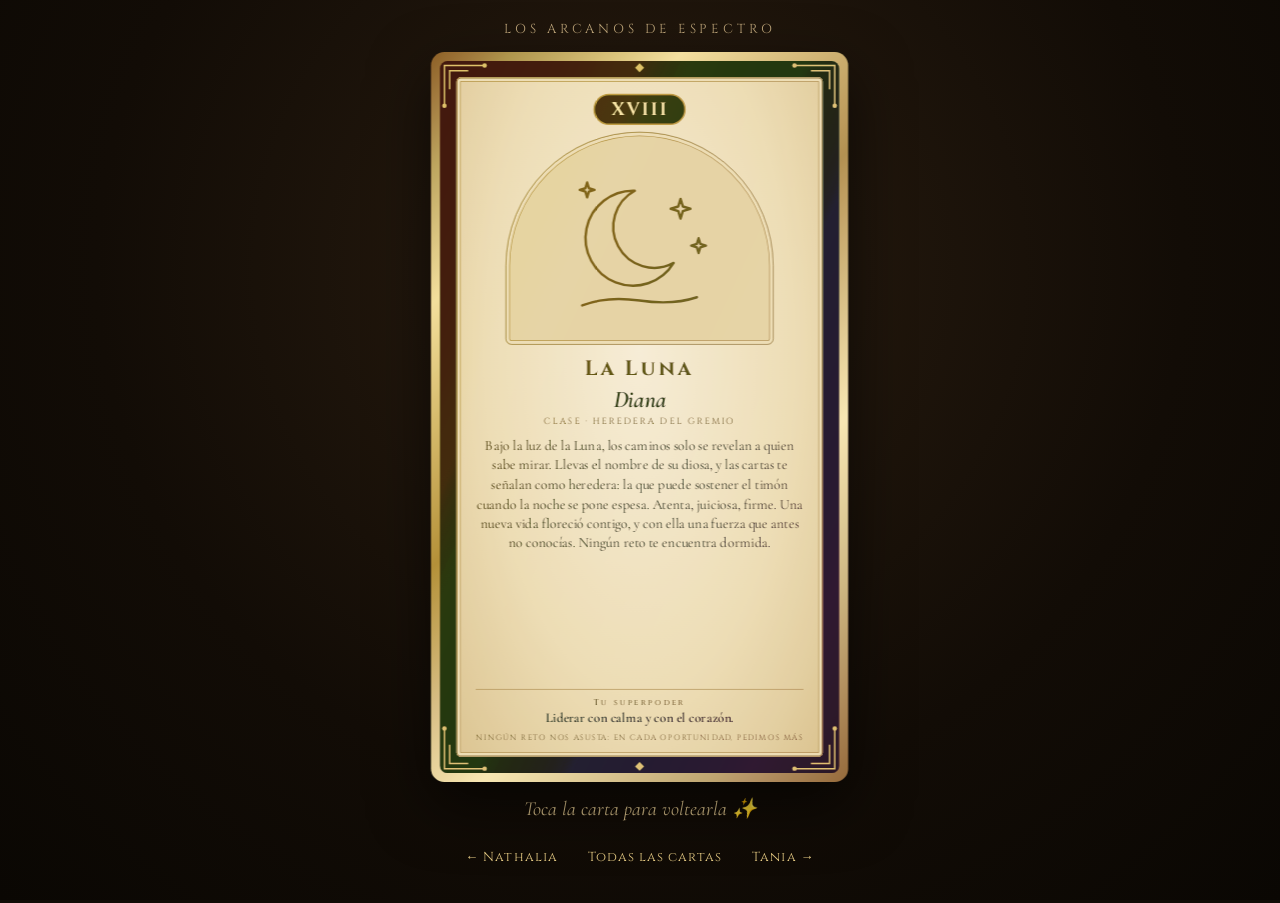
<file: diana/index.html>
<!doctype html>
<html lang="es"><head><meta charset="utf-8"><meta name="viewport" content="width=device-width,initial-scale=1">
<title>La Luna · Diana | ESPECTRO</title>
<meta name="description" content="Tu carta del tarot de ESPECTRO: La Luna. Tócala para voltearla.">
<meta property="og:title" content="Diana, tu carta es La Luna 🔮"><meta property="og:description" content="Los arcanos de ESPECTRO · Tócala para descubrirla.">
<meta name="theme-color" content="#120c06">
<link rel="preconnect" href="https://fonts.googleapis.com"><link rel="preconnect" href="https://fonts.gstatic.com" crossorigin><link rel="stylesheet" href="https://fonts.googleapis.com/css2?family=Cinzel:wght@500;700&family=Cormorant+Garamond:ital,wght@0,500;0,600;1,500;1,600&display=swap"><link rel="stylesheet" href="../assets/cartas.css"></head>
<body class="solo">
<main class="stage">
<p class="kicker">Los arcanos de ESPECTRO</p>
<div class="fit" data-fit>
<button class="flip-btn" type="button" aria-pressed="false" aria-label="Carta de Diana: La Luna. Toca para voltear">
<div class="tilt"><div class="flipper">
<article class="card face cara-frente"><div class="wood">
<svg class="corners" viewBox="0 0 536 956" aria-hidden="true"><path d="M6 60 L6 6 L60 6 M13 38 L13 13 L38 13 M476 6 L530 6 L530 60 M498 13 L523 13 L523 38 M6 896 L6 950 L60 950 M13 918 L13 943 L38 943 M476 950 L530 950 L530 896 M498 943 L523 943 L523 918"/><circle cx="6" cy="60" r="3"/><circle cx="60" cy="6" r="3"/><circle cx="476" cy="6" r="3"/><circle cx="530" cy="60" r="3"/><circle cx="6" cy="896" r="3"/><circle cx="60" cy="950" r="3"/><circle cx="476" cy="950" r="3"/><circle cx="530" cy="896" r="3"/><polygon points="268,3 274,9 268,15 262,9"/><polygon points="268,941 274,947 268,953 262,947"/></svg>
<div class="parch">
<div class="num">XVIII</div>
<div class="ill"><svg viewBox="0 0 200 200" aria-hidden="true"><path d="M94.2 42.0 A58 58 0 1 0 141.6 130.1 A50 50 0 0 1 94.2 42.0 Z"/><polygon points="150.0,52.0 152.8,61.2 162.0,64.0 152.8,66.8 150.0,76.0 147.2,66.8 138.0,64.0 147.2,61.2"/><polygon points="172.0,100.0 174.1,106.9 181.0,109.0 174.1,111.1 172.0,118.0 169.9,111.1 163.0,109.0 169.9,106.9"/><polygon points="36.0,32.0 38.1,38.9 45.0,41.0 38.1,43.1 36.0,50.0 33.9,43.1 27.0,41.0 33.9,38.9"/><path d="M30 182 Q60 170 100 176 Q140 182 170 172"/></svg></div>
<h2 class="arc">La Luna</h2>
<p class="who">Diana</p>
<p class="cls">Clase · Heredera del gremio</p>
<p class="msg">Bajo la luz de la Luna, los caminos solo se revelan a quien sabe mirar. Llevas el nombre de su diosa, y las cartas te señalan como heredera: la que puede sostener el timón cuando la noche se pone espesa. Atenta, juiciosa, firme. Una nueva vida floreció contigo, y con ella una fuerza que antes no conocías. Ningún reto te encuentra dormida.</p>
<p class="pow"><span>Tu superpoder</span>Liderar con calma y con el corazón.</p>
<p class="reto">Ningún reto nos asusta: en cada oportunidad, pedimos más</p>
</div></div><span class="holo" aria-hidden="true"></span></article>
<article class="card face cara-reverso" aria-hidden="true"><div class="wood">
<svg class="corners" viewBox="0 0 536 956" aria-hidden="true"><path d="M6 60 L6 6 L60 6 M13 38 L13 13 L38 13 M476 6 L530 6 L530 60 M498 13 L523 13 L523 38 M6 896 L6 950 L60 950 M13 918 L13 943 L38 943 M476 950 L530 950 L530 896 M498 943 L523 943 L523 918"/><circle cx="6" cy="60" r="3"/><circle cx="60" cy="6" r="3"/><circle cx="476" cy="6" r="3"/><circle cx="530" cy="60" r="3"/><circle cx="6" cy="896" r="3"/><circle cx="60" cy="950" r="3"/><circle cx="476" cy="950" r="3"/><circle cx="530" cy="896" r="3"/><polygon points="268,3 274,9 268,15 262,9"/><polygon points="268,941 274,947 268,953 262,947"/></svg>
<div class="back">
<svg viewBox="0 0 492 912" preserveAspectRatio="none" role="img" aria-label="Reverso de las cartas ESPECTRO">
<rect class="ln" x="10" y="10" width="472" height="892" rx="4"/>
<rect class="ln" x="18" y="18" width="456" height="876" rx="2" style="stroke-width: 1; opacity: .7"/>
<g class="fill">
<polygon transform="translate(34 34)" points="4,0 12,0 12,4 16,4 16,0 24,0 24,4 28,4 28,12 24,12 24,16 20,16 20,20 16,20 16,24 12,24 12,20 8,20 8,16 4,16 4,12 0,12 0,4 4,4"/>
<polygon transform="translate(430 34)" points="4,0 12,0 12,4 16,4 16,0 24,0 24,4 28,4 28,12 24,12 24,16 20,16 20,20 16,20 16,24 12,24 12,20 8,20 8,16 4,16 4,12 0,12 0,4 4,4"/>
<polygon transform="translate(34 854)" points="4,0 12,0 12,4 16,4 16,0 24,0 24,4 28,4 28,12 24,12 24,16 20,16 20,20 16,20 16,24 12,24 12,20 8,20 8,16 4,16 4,12 0,12 0,4 4,4"/>
<polygon transform="translate(430 854)" points="4,0 12,0 12,4 16,4 16,0 24,0 24,4 28,4 28,12 24,12 24,16 20,16 20,20 16,20 16,24 12,24 12,20 8,20 8,16 4,16 4,12 0,12 0,4 4,4"/>
</g>
<line x1="246.0" y1="298.0" x2="246.0" y2="242.0" class="g1"/><line x1="270.7" y1="299.9" x2="275.1" y2="272.3" class="g1"/><line x1="294.8" y1="305.7" x2="312.1" y2="252.5" class="g1"/><line x1="317.7" y1="315.2" x2="330.4" y2="290.3" class="g1"/><line x1="338.9" y1="328.2" x2="371.8" y2="282.9" class="g1"/><line x1="357.7" y1="344.3" x2="377.5" y2="324.5" class="g1"/><line x1="373.8" y1="363.1" x2="419.1" y2="330.2" class="g1"/><line x1="386.8" y1="384.3" x2="411.7" y2="371.6" class="g1"/><line x1="396.3" y1="407.2" x2="449.5" y2="389.9" class="g1"/><line x1="402.1" y1="431.3" x2="429.7" y2="426.9" class="g1"/><line x1="404.0" y1="456.0" x2="460.0" y2="456.0" class="g1"/><line x1="402.1" y1="480.7" x2="429.7" y2="485.1" class="g1"/><line x1="396.3" y1="504.8" x2="449.5" y2="522.1" class="g1"/><line x1="386.8" y1="527.7" x2="411.7" y2="540.4" class="g1"/><line x1="373.8" y1="548.9" x2="419.1" y2="581.8" class="g1"/><line x1="357.7" y1="567.7" x2="377.5" y2="587.5" class="g1"/><line x1="338.9" y1="583.8" x2="371.8" y2="629.1" class="g1"/><line x1="317.7" y1="596.8" x2="330.4" y2="621.7" class="g1"/><line x1="294.8" y1="606.3" x2="312.1" y2="659.5" class="g1"/><line x1="270.7" y1="612.1" x2="275.1" y2="639.7" class="g1"/><line x1="246.0" y1="614.0" x2="246.0" y2="670.0" class="g1"/><line x1="221.3" y1="612.1" x2="216.9" y2="639.7" class="g1"/><line x1="197.2" y1="606.3" x2="179.9" y2="659.5" class="g1"/><line x1="174.3" y1="596.8" x2="161.6" y2="621.7" class="g1"/><line x1="153.1" y1="583.8" x2="120.2" y2="629.1" class="g1"/><line x1="134.3" y1="567.7" x2="114.5" y2="587.5" class="g1"/><line x1="118.2" y1="548.9" x2="72.9" y2="581.8" class="g1"/><line x1="105.2" y1="527.7" x2="80.3" y2="540.4" class="g1"/><line x1="95.7" y1="504.8" x2="42.5" y2="522.1" class="g1"/><line x1="89.9" y1="480.7" x2="62.3" y2="485.1" class="g1"/><line x1="88.0" y1="456.0" x2="32.0" y2="456.0" class="g1"/><line x1="89.9" y1="431.3" x2="62.3" y2="426.9" class="g1"/><line x1="95.7" y1="407.2" x2="42.5" y2="389.9" class="g1"/><line x1="105.2" y1="384.3" x2="80.3" y2="371.6" class="g1"/><line x1="118.2" y1="363.1" x2="72.9" y2="330.2" class="g1"/><line x1="134.3" y1="344.3" x2="114.5" y2="324.5" class="g1"/><line x1="153.1" y1="328.2" x2="120.2" y2="282.9" class="g1"/><line x1="174.3" y1="315.2" x2="161.6" y2="290.3" class="g1"/><line x1="197.2" y1="305.7" x2="179.9" y2="252.5" class="g1"/><line x1="221.3" y1="299.9" x2="216.9" y2="272.3" class="g1"/>
<circle class="ln" cx="246" cy="456" r="156"/>
<circle class="ln" cx="246" cy="456" r="116" style="stroke-width: 1.4"/>
<circle class="ln" cx="246" cy="456" r="102" style="stroke-dasharray: 2 7"/>
<circle cx="246.0" cy="320.0" r="9" fill="#E5383B" class="gem"/><circle cx="325.9" cy="346.0" r="9" fill="#F77F00" class="gem"/><circle cx="375.3" cy="414.0" r="9" fill="#FFD23F" class="gem"/><circle cx="375.3" cy="498.0" r="9" fill="#3DDC84" class="gem"/><circle cx="325.9" cy="566.0" r="9" fill="#F5F3EE" class="gem"/><circle cx="246.0" cy="592.0" r="9" fill="#3A86FF" class="gem"/><circle cx="166.1" cy="566.0" r="9" fill="#8338EC" class="gem"/><circle cx="116.7" cy="498.0" r="9" fill="#FF5DA2" class="gem"/><circle cx="116.7" cy="414.0" r="9" fill="#111111" class="gem"/><circle cx="166.1" cy="346.0" r="9" fill="#9E9E9E" class="gem"/>
<polygon class="g2" points="246.0,370.0 320.5,413.0 320.5,499.0 246.0,542.0 171.5,499.0 171.5,413.0"/>
<polygon class="g2" points="246.0,410.0 206.0,480.0 286.0,480.0"/>
<line class="g2" x1="246.0" y1="410.0" x2="246.0" y2="370.0"/><line class="g2" x1="246.0" y1="410.0" x2="320.5" y2="413.0"/><line class="g2" x1="246.0" y1="410.0" x2="171.5" y2="413.0"/><line class="g2" x1="206.0" y1="480.0" x2="171.5" y2="413.0"/><line class="g2" x1="206.0" y1="480.0" x2="171.5" y2="499.0"/><line class="g2" x1="206.0" y1="480.0" x2="246.0" y2="542.0"/><line class="g2" x1="286.0" y1="480.0" x2="320.5" y2="413.0"/><line class="g2" x1="286.0" y1="480.0" x2="320.5" y2="499.0"/><line class="g2" x1="286.0" y1="480.0" x2="246.0" y2="542.0"/>
<polygon class="fill" points="246.0,446.0 248.8,455.2 258.0,458.0 248.8,460.8 246.0,470.0 243.2,460.8 234.0,458.0 243.2,455.2"/>
<polygon class="fill" points="70.0,292.0 71.8,298.2 78.0,300.0 71.8,301.8 70.0,308.0 68.2,301.8 62.0,300.0 68.2,298.2"/><polygon class="fill" points="422.0,292.0 423.8,298.2 430.0,300.0 423.8,301.8 422.0,308.0 420.2,301.8 414.0,300.0 420.2,298.2"/><polygon class="fill" points="70.0,604.0 71.8,610.2 78.0,612.0 71.8,613.8 70.0,620.0 68.2,613.8 62.0,612.0 68.2,610.2"/><polygon class="fill" points="422.0,604.0 423.8,610.2 430.0,612.0 423.8,613.8 422.0,620.0 420.2,613.8 414.0,612.0 420.2,610.2"/><polygon class="fill" points="120.0,222.0 121.8,228.2 128.0,230.0 121.8,231.8 120.0,238.0 118.2,231.8 112.0,230.0 118.2,228.2"/><polygon class="fill" points="372.0,222.0 373.8,228.2 380.0,230.0 373.8,231.8 372.0,238.0 370.2,231.8 364.0,230.0 370.2,228.2"/><polygon class="fill" points="120.0,674.0 121.8,680.2 128.0,682.0 121.8,683.8 120.0,690.0 118.2,683.8 112.0,682.0 118.2,680.2"/><polygon class="fill" points="372.0,674.0 373.8,680.2 380.0,682.0 373.8,683.8 372.0,690.0 370.2,683.8 364.0,682.0 370.2,680.2"/>
<g id="top">
<g class="ln"><ellipse cx="246" cy="96" rx="11" ry="15"/><circle cx="246" cy="76" r="6"/><line x1="246" y1="83" x2="246" y2="110"/><line x1="236" y1="88" x2="223" y2="82"/><line x1="235" y1="97" x2="220" y2="97"/><line x1="236" y1="106" x2="223" y2="113"/><line x1="256" y1="88" x2="269" y2="82"/><line x1="257" y1="97" x2="272" y2="97"/><line x1="256" y1="106" x2="269" y2="113"/><line x1="243" y1="71" x2="236" y2="62"/><line x1="249" y1="71" x2="256" y2="62"/></g>
<g transform="translate(170 118) scale(0.34)"><path class="ln" style="stroke-width: 6" d="M94.2 42.0 A58 58 0 1 0 141.6 130.1 A50 50 0 0 1 94.2 42.0 Z"/></g>
<g transform="translate(322 118) scale(-0.34 0.34)"><path class="ln" style="stroke-width: 6" d="M94.2 42.0 A58 58 0 1 0 141.6 130.1 A50 50 0 0 1 94.2 42.0 Z"/></g>
<circle class="ln" cx="246" cy="152" r="13"/>
<g class="ln"><line x1="246" y1="131" x2="246" y2="135"/><line x1="246" y1="169" x2="246" y2="173"/><line x1="225" y1="152" x2="229" y2="152"/><line x1="263" y1="152" x2="267" y2="152"/><line x1="231" y1="137" x2="234" y2="140"/><line x1="258" y1="164" x2="261" y2="167"/><line x1="231" y1="167" x2="234" y2="164"/><line x1="258" y1="140" x2="261" y2="137"/></g>
</g>
<g transform="rotate(180 246 456)">
<g class="ln"><ellipse cx="246" cy="96" rx="11" ry="15"/><circle cx="246" cy="76" r="6"/><line x1="246" y1="83" x2="246" y2="110"/><line x1="236" y1="88" x2="223" y2="82"/><line x1="235" y1="97" x2="220" y2="97"/><line x1="236" y1="106" x2="223" y2="113"/><line x1="256" y1="88" x2="269" y2="82"/><line x1="257" y1="97" x2="272" y2="97"/><line x1="256" y1="106" x2="269" y2="113"/><line x1="243" y1="71" x2="236" y2="62"/><line x1="249" y1="71" x2="256" y2="62"/></g>
<g transform="translate(170 118) scale(0.34)"><path class="ln" style="stroke-width: 6" d="M94.2 42.0 A58 58 0 1 0 141.6 130.1 A50 50 0 0 1 94.2 42.0 Z"/></g>
<g transform="translate(322 118) scale(-0.34 0.34)"><path class="ln" style="stroke-width: 6" d="M94.2 42.0 A58 58 0 1 0 141.6 130.1 A50 50 0 0 1 94.2 42.0 Z"/></g>
<circle class="ln" cx="246" cy="152" r="13"/>
<g class="ln"><line x1="246" y1="131" x2="246" y2="135"/><line x1="246" y1="169" x2="246" y2="173"/><line x1="225" y1="152" x2="229" y2="152"/><line x1="263" y1="152" x2="267" y2="152"/><line x1="231" y1="137" x2="234" y2="140"/><line x1="258" y1="164" x2="261" y2="167"/><line x1="231" y1="167" x2="234" y2="164"/><line x1="258" y1="140" x2="261" y2="137"/></g>
</g>
</svg>
</div>
</div></article>
</div></div></button>
</div>
<p class="hint">Toca la carta para voltearla ✨</p>
<nav class="nav" aria-label="Otras cartas"><a href="../nathalia/">← Nathalia</a><a href="../">Todas las cartas</a><a href="../tania/">Tania →</a></nav>
</main>
<script src="../assets/cartas.js"></script>
</body></html>
</file>
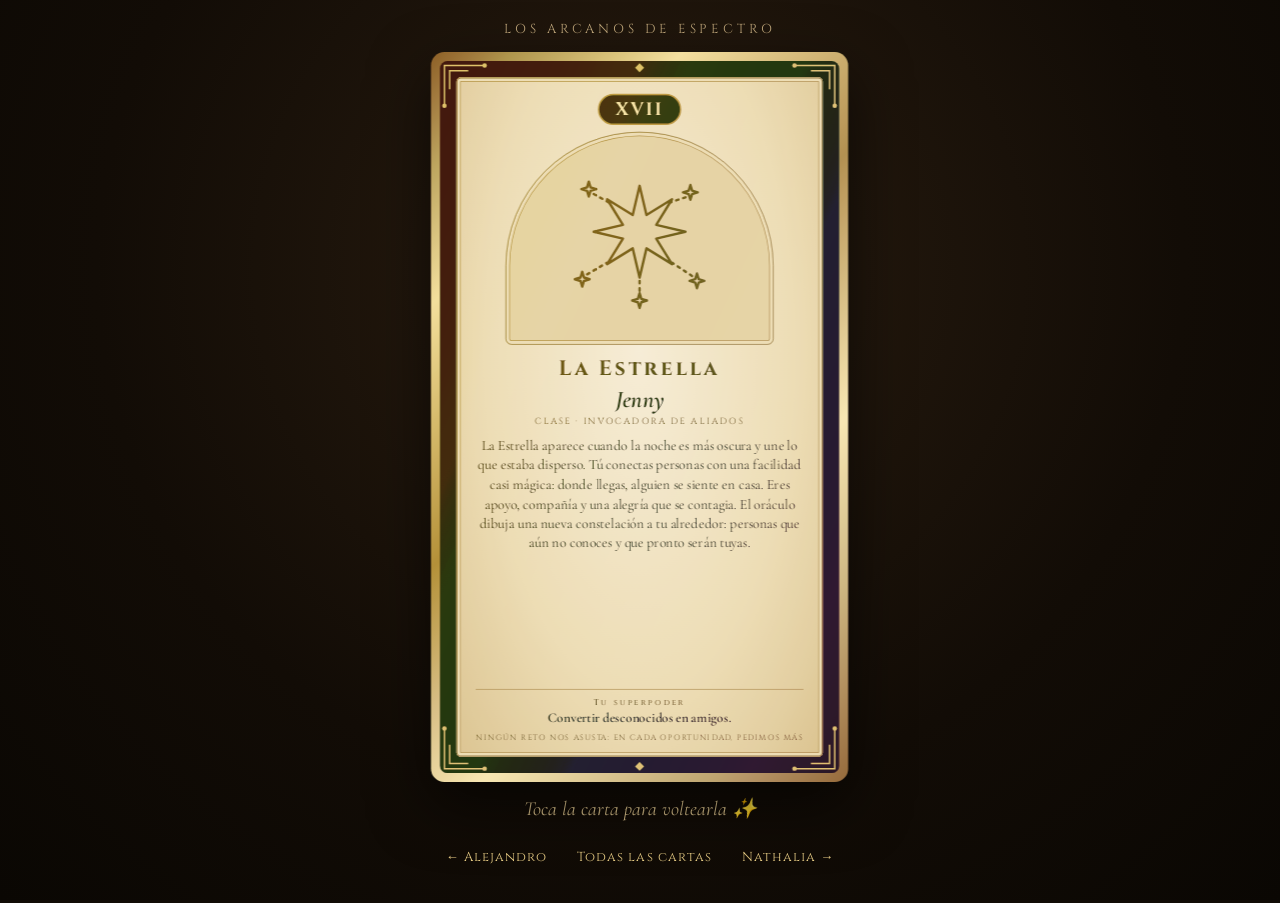
<file: jenny/index.html>
<!doctype html>
<html lang="es"><head><meta charset="utf-8"><meta name="viewport" content="width=device-width,initial-scale=1">
<title>La Estrella · Jenny | ESPECTRO</title>
<meta name="description" content="Tu carta del tarot de ESPECTRO: La Estrella. Tócala para voltearla.">
<meta property="og:title" content="Jenny, tu carta es La Estrella 🔮"><meta property="og:description" content="Los arcanos de ESPECTRO · Tócala para descubrirla.">
<meta name="theme-color" content="#120c06">
<link rel="preconnect" href="https://fonts.googleapis.com"><link rel="preconnect" href="https://fonts.gstatic.com" crossorigin><link rel="stylesheet" href="https://fonts.googleapis.com/css2?family=Cinzel:wght@500;700&family=Cormorant+Garamond:ital,wght@0,500;0,600;1,500;1,600&display=swap"><link rel="stylesheet" href="../assets/cartas.css"></head>
<body class="solo">
<main class="stage">
<p class="kicker">Los arcanos de ESPECTRO</p>
<div class="fit" data-fit>
<button class="flip-btn" type="button" aria-pressed="false" aria-label="Carta de Jenny: La Estrella. Toca para voltear">
<div class="tilt"><div class="flipper">
<article class="card face cara-frente"><div class="wood">
<svg class="corners" viewBox="0 0 536 956" aria-hidden="true"><path d="M6 60 L6 6 L60 6 M13 38 L13 13 L38 13 M476 6 L530 6 L530 60 M498 13 L523 13 L523 38 M6 896 L6 950 L60 950 M13 918 L13 943 L38 943 M476 950 L530 950 L530 896 M498 943 L523 943 L523 918"/><circle cx="6" cy="60" r="3"/><circle cx="60" cy="6" r="3"/><circle cx="476" cy="6" r="3"/><circle cx="530" cy="60" r="3"/><circle cx="6" cy="896" r="3"/><circle cx="60" cy="950" r="3"/><circle cx="476" cy="950" r="3"/><circle cx="530" cy="896" r="3"/><polygon points="268,3 274,9 268,15 262,9"/><polygon points="268,941 274,947 268,953 262,947"/></svg>
<div class="parch">
<div class="num">XVII</div>
<div class="ill"><svg viewBox="0 0 200 200" aria-hidden="true"><polygon points="100.0,36.0 108.4,71.7 139.6,52.4 120.3,83.6 156.0,92.0 120.3,100.4 139.6,131.6 108.4,112.3 100.0,148.0 91.6,112.3 60.4,131.6 79.7,100.4 44.0,92.0 79.7,83.6 60.4,52.4 91.6,71.7"/><polygon points="38.0,31.0 40.1,37.9 47.0,40.0 40.1,42.1 38.0,49.0 35.9,42.1 29.0,40.0 35.9,37.9"/><polygon points="162.0,35.0 164.1,41.9 171.0,44.0 164.1,46.1 162.0,53.0 159.9,46.1 153.0,44.0 159.9,41.9"/><polygon points="30.0,141.0 32.1,147.9 39.0,150.0 32.1,152.1 30.0,159.0 27.9,152.1 21.0,150.0 27.9,147.9"/><polygon points="170.0,143.0 172.1,149.9 179.0,152.0 172.1,154.1 170.0,161.0 167.9,154.1 161.0,152.0 167.9,149.9"/><polygon points="100.0,167.0 102.1,173.9 109.0,176.0 102.1,178.1 100.0,185.0 97.9,178.1 91.0,176.0 97.9,173.9"/><g stroke-dasharray="3 6"><line x1="44" y1="46" x2="62" y2="56"/><line x1="156" y1="50" x2="138" y2="56"/><line x1="36" y1="144" x2="60" y2="130"/><line x1="164" y1="146" x2="140" y2="130"/><line x1="100" y1="164" x2="100" y2="150"/></g></svg></div>
<h2 class="arc">La Estrella</h2>
<p class="who">Jenny</p>
<p class="cls">Clase · Invocadora de aliados</p>
<p class="msg">La Estrella aparece cuando la noche es más oscura y une lo que estaba disperso. Tú conectas personas con una facilidad casi mágica: donde llegas, alguien se siente en casa. Eres apoyo, compañía y una alegría que se contagia. El oráculo dibuja una nueva constelación a tu alrededor: personas que aún no conoces y que pronto serán tuyas.</p>
<p class="pow"><span>Tu superpoder</span>Convertir desconocidos en amigos.</p>
<p class="reto">Ningún reto nos asusta: en cada oportunidad, pedimos más</p>
</div></div><span class="holo" aria-hidden="true"></span></article>
<article class="card face cara-reverso" aria-hidden="true"><div class="wood">
<svg class="corners" viewBox="0 0 536 956" aria-hidden="true"><path d="M6 60 L6 6 L60 6 M13 38 L13 13 L38 13 M476 6 L530 6 L530 60 M498 13 L523 13 L523 38 M6 896 L6 950 L60 950 M13 918 L13 943 L38 943 M476 950 L530 950 L530 896 M498 943 L523 943 L523 918"/><circle cx="6" cy="60" r="3"/><circle cx="60" cy="6" r="3"/><circle cx="476" cy="6" r="3"/><circle cx="530" cy="60" r="3"/><circle cx="6" cy="896" r="3"/><circle cx="60" cy="950" r="3"/><circle cx="476" cy="950" r="3"/><circle cx="530" cy="896" r="3"/><polygon points="268,3 274,9 268,15 262,9"/><polygon points="268,941 274,947 268,953 262,947"/></svg>
<div class="back">
<svg viewBox="0 0 492 912" preserveAspectRatio="none" role="img" aria-label="Reverso de las cartas ESPECTRO">
<rect class="ln" x="10" y="10" width="472" height="892" rx="4"/>
<rect class="ln" x="18" y="18" width="456" height="876" rx="2" style="stroke-width: 1; opacity: .7"/>
<g class="fill">
<polygon transform="translate(34 34)" points="4,0 12,0 12,4 16,4 16,0 24,0 24,4 28,4 28,12 24,12 24,16 20,16 20,20 16,20 16,24 12,24 12,20 8,20 8,16 4,16 4,12 0,12 0,4 4,4"/>
<polygon transform="translate(430 34)" points="4,0 12,0 12,4 16,4 16,0 24,0 24,4 28,4 28,12 24,12 24,16 20,16 20,20 16,20 16,24 12,24 12,20 8,20 8,16 4,16 4,12 0,12 0,4 4,4"/>
<polygon transform="translate(34 854)" points="4,0 12,0 12,4 16,4 16,0 24,0 24,4 28,4 28,12 24,12 24,16 20,16 20,20 16,20 16,24 12,24 12,20 8,20 8,16 4,16 4,12 0,12 0,4 4,4"/>
<polygon transform="translate(430 854)" points="4,0 12,0 12,4 16,4 16,0 24,0 24,4 28,4 28,12 24,12 24,16 20,16 20,20 16,20 16,24 12,24 12,20 8,20 8,16 4,16 4,12 0,12 0,4 4,4"/>
</g>
<line x1="246.0" y1="298.0" x2="246.0" y2="242.0" class="g1"/><line x1="270.7" y1="299.9" x2="275.1" y2="272.3" class="g1"/><line x1="294.8" y1="305.7" x2="312.1" y2="252.5" class="g1"/><line x1="317.7" y1="315.2" x2="330.4" y2="290.3" class="g1"/><line x1="338.9" y1="328.2" x2="371.8" y2="282.9" class="g1"/><line x1="357.7" y1="344.3" x2="377.5" y2="324.5" class="g1"/><line x1="373.8" y1="363.1" x2="419.1" y2="330.2" class="g1"/><line x1="386.8" y1="384.3" x2="411.7" y2="371.6" class="g1"/><line x1="396.3" y1="407.2" x2="449.5" y2="389.9" class="g1"/><line x1="402.1" y1="431.3" x2="429.7" y2="426.9" class="g1"/><line x1="404.0" y1="456.0" x2="460.0" y2="456.0" class="g1"/><line x1="402.1" y1="480.7" x2="429.7" y2="485.1" class="g1"/><line x1="396.3" y1="504.8" x2="449.5" y2="522.1" class="g1"/><line x1="386.8" y1="527.7" x2="411.7" y2="540.4" class="g1"/><line x1="373.8" y1="548.9" x2="419.1" y2="581.8" class="g1"/><line x1="357.7" y1="567.7" x2="377.5" y2="587.5" class="g1"/><line x1="338.9" y1="583.8" x2="371.8" y2="629.1" class="g1"/><line x1="317.7" y1="596.8" x2="330.4" y2="621.7" class="g1"/><line x1="294.8" y1="606.3" x2="312.1" y2="659.5" class="g1"/><line x1="270.7" y1="612.1" x2="275.1" y2="639.7" class="g1"/><line x1="246.0" y1="614.0" x2="246.0" y2="670.0" class="g1"/><line x1="221.3" y1="612.1" x2="216.9" y2="639.7" class="g1"/><line x1="197.2" y1="606.3" x2="179.9" y2="659.5" class="g1"/><line x1="174.3" y1="596.8" x2="161.6" y2="621.7" class="g1"/><line x1="153.1" y1="583.8" x2="120.2" y2="629.1" class="g1"/><line x1="134.3" y1="567.7" x2="114.5" y2="587.5" class="g1"/><line x1="118.2" y1="548.9" x2="72.9" y2="581.8" class="g1"/><line x1="105.2" y1="527.7" x2="80.3" y2="540.4" class="g1"/><line x1="95.7" y1="504.8" x2="42.5" y2="522.1" class="g1"/><line x1="89.9" y1="480.7" x2="62.3" y2="485.1" class="g1"/><line x1="88.0" y1="456.0" x2="32.0" y2="456.0" class="g1"/><line x1="89.9" y1="431.3" x2="62.3" y2="426.9" class="g1"/><line x1="95.7" y1="407.2" x2="42.5" y2="389.9" class="g1"/><line x1="105.2" y1="384.3" x2="80.3" y2="371.6" class="g1"/><line x1="118.2" y1="363.1" x2="72.9" y2="330.2" class="g1"/><line x1="134.3" y1="344.3" x2="114.5" y2="324.5" class="g1"/><line x1="153.1" y1="328.2" x2="120.2" y2="282.9" class="g1"/><line x1="174.3" y1="315.2" x2="161.6" y2="290.3" class="g1"/><line x1="197.2" y1="305.7" x2="179.9" y2="252.5" class="g1"/><line x1="221.3" y1="299.9" x2="216.9" y2="272.3" class="g1"/>
<circle class="ln" cx="246" cy="456" r="156"/>
<circle class="ln" cx="246" cy="456" r="116" style="stroke-width: 1.4"/>
<circle class="ln" cx="246" cy="456" r="102" style="stroke-dasharray: 2 7"/>
<circle cx="246.0" cy="320.0" r="9" fill="#E5383B" class="gem"/><circle cx="325.9" cy="346.0" r="9" fill="#F77F00" class="gem"/><circle cx="375.3" cy="414.0" r="9" fill="#FFD23F" class="gem"/><circle cx="375.3" cy="498.0" r="9" fill="#3DDC84" class="gem"/><circle cx="325.9" cy="566.0" r="9" fill="#F5F3EE" class="gem"/><circle cx="246.0" cy="592.0" r="9" fill="#3A86FF" class="gem"/><circle cx="166.1" cy="566.0" r="9" fill="#8338EC" class="gem"/><circle cx="116.7" cy="498.0" r="9" fill="#FF5DA2" class="gem"/><circle cx="116.7" cy="414.0" r="9" fill="#111111" class="gem"/><circle cx="166.1" cy="346.0" r="9" fill="#9E9E9E" class="gem"/>
<polygon class="g2" points="246.0,370.0 320.5,413.0 320.5,499.0 246.0,542.0 171.5,499.0 171.5,413.0"/>
<polygon class="g2" points="246.0,410.0 206.0,480.0 286.0,480.0"/>
<line class="g2" x1="246.0" y1="410.0" x2="246.0" y2="370.0"/><line class="g2" x1="246.0" y1="410.0" x2="320.5" y2="413.0"/><line class="g2" x1="246.0" y1="410.0" x2="171.5" y2="413.0"/><line class="g2" x1="206.0" y1="480.0" x2="171.5" y2="413.0"/><line class="g2" x1="206.0" y1="480.0" x2="171.5" y2="499.0"/><line class="g2" x1="206.0" y1="480.0" x2="246.0" y2="542.0"/><line class="g2" x1="286.0" y1="480.0" x2="320.5" y2="413.0"/><line class="g2" x1="286.0" y1="480.0" x2="320.5" y2="499.0"/><line class="g2" x1="286.0" y1="480.0" x2="246.0" y2="542.0"/>
<polygon class="fill" points="246.0,446.0 248.8,455.2 258.0,458.0 248.8,460.8 246.0,470.0 243.2,460.8 234.0,458.0 243.2,455.2"/>
<polygon class="fill" points="70.0,292.0 71.8,298.2 78.0,300.0 71.8,301.8 70.0,308.0 68.2,301.8 62.0,300.0 68.2,298.2"/><polygon class="fill" points="422.0,292.0 423.8,298.2 430.0,300.0 423.8,301.8 422.0,308.0 420.2,301.8 414.0,300.0 420.2,298.2"/><polygon class="fill" points="70.0,604.0 71.8,610.2 78.0,612.0 71.8,613.8 70.0,620.0 68.2,613.8 62.0,612.0 68.2,610.2"/><polygon class="fill" points="422.0,604.0 423.8,610.2 430.0,612.0 423.8,613.8 422.0,620.0 420.2,613.8 414.0,612.0 420.2,610.2"/><polygon class="fill" points="120.0,222.0 121.8,228.2 128.0,230.0 121.8,231.8 120.0,238.0 118.2,231.8 112.0,230.0 118.2,228.2"/><polygon class="fill" points="372.0,222.0 373.8,228.2 380.0,230.0 373.8,231.8 372.0,238.0 370.2,231.8 364.0,230.0 370.2,228.2"/><polygon class="fill" points="120.0,674.0 121.8,680.2 128.0,682.0 121.8,683.8 120.0,690.0 118.2,683.8 112.0,682.0 118.2,680.2"/><polygon class="fill" points="372.0,674.0 373.8,680.2 380.0,682.0 373.8,683.8 372.0,690.0 370.2,683.8 364.0,682.0 370.2,680.2"/>
<g id="top">
<g class="ln"><ellipse cx="246" cy="96" rx="11" ry="15"/><circle cx="246" cy="76" r="6"/><line x1="246" y1="83" x2="246" y2="110"/><line x1="236" y1="88" x2="223" y2="82"/><line x1="235" y1="97" x2="220" y2="97"/><line x1="236" y1="106" x2="223" y2="113"/><line x1="256" y1="88" x2="269" y2="82"/><line x1="257" y1="97" x2="272" y2="97"/><line x1="256" y1="106" x2="269" y2="113"/><line x1="243" y1="71" x2="236" y2="62"/><line x1="249" y1="71" x2="256" y2="62"/></g>
<g transform="translate(170 118) scale(0.34)"><path class="ln" style="stroke-width: 6" d="M94.2 42.0 A58 58 0 1 0 141.6 130.1 A50 50 0 0 1 94.2 42.0 Z"/></g>
<g transform="translate(322 118) scale(-0.34 0.34)"><path class="ln" style="stroke-width: 6" d="M94.2 42.0 A58 58 0 1 0 141.6 130.1 A50 50 0 0 1 94.2 42.0 Z"/></g>
<circle class="ln" cx="246" cy="152" r="13"/>
<g class="ln"><line x1="246" y1="131" x2="246" y2="135"/><line x1="246" y1="169" x2="246" y2="173"/><line x1="225" y1="152" x2="229" y2="152"/><line x1="263" y1="152" x2="267" y2="152"/><line x1="231" y1="137" x2="234" y2="140"/><line x1="258" y1="164" x2="261" y2="167"/><line x1="231" y1="167" x2="234" y2="164"/><line x1="258" y1="140" x2="261" y2="137"/></g>
</g>
<g transform="rotate(180 246 456)">
<g class="ln"><ellipse cx="246" cy="96" rx="11" ry="15"/><circle cx="246" cy="76" r="6"/><line x1="246" y1="83" x2="246" y2="110"/><line x1="236" y1="88" x2="223" y2="82"/><line x1="235" y1="97" x2="220" y2="97"/><line x1="236" y1="106" x2="223" y2="113"/><line x1="256" y1="88" x2="269" y2="82"/><line x1="257" y1="97" x2="272" y2="97"/><line x1="256" y1="106" x2="269" y2="113"/><line x1="243" y1="71" x2="236" y2="62"/><line x1="249" y1="71" x2="256" y2="62"/></g>
<g transform="translate(170 118) scale(0.34)"><path class="ln" style="stroke-width: 6" d="M94.2 42.0 A58 58 0 1 0 141.6 130.1 A50 50 0 0 1 94.2 42.0 Z"/></g>
<g transform="translate(322 118) scale(-0.34 0.34)"><path class="ln" style="stroke-width: 6" d="M94.2 42.0 A58 58 0 1 0 141.6 130.1 A50 50 0 0 1 94.2 42.0 Z"/></g>
<circle class="ln" cx="246" cy="152" r="13"/>
<g class="ln"><line x1="246" y1="131" x2="246" y2="135"/><line x1="246" y1="169" x2="246" y2="173"/><line x1="225" y1="152" x2="229" y2="152"/><line x1="263" y1="152" x2="267" y2="152"/><line x1="231" y1="137" x2="234" y2="140"/><line x1="258" y1="164" x2="261" y2="167"/><line x1="231" y1="167" x2="234" y2="164"/><line x1="258" y1="140" x2="261" y2="137"/></g>
</g>
</svg>
</div>
</div></article>
</div></div></button>
</div>
<p class="hint">Toca la carta para voltearla ✨</p>
<nav class="nav" aria-label="Otras cartas"><a href="../alejandro/">← Alejandro</a><a href="../">Todas las cartas</a><a href="../nathalia/">Nathalia →</a></nav>
</main>
<script src="../assets/cartas.js"></script>
</body></html>
</file>
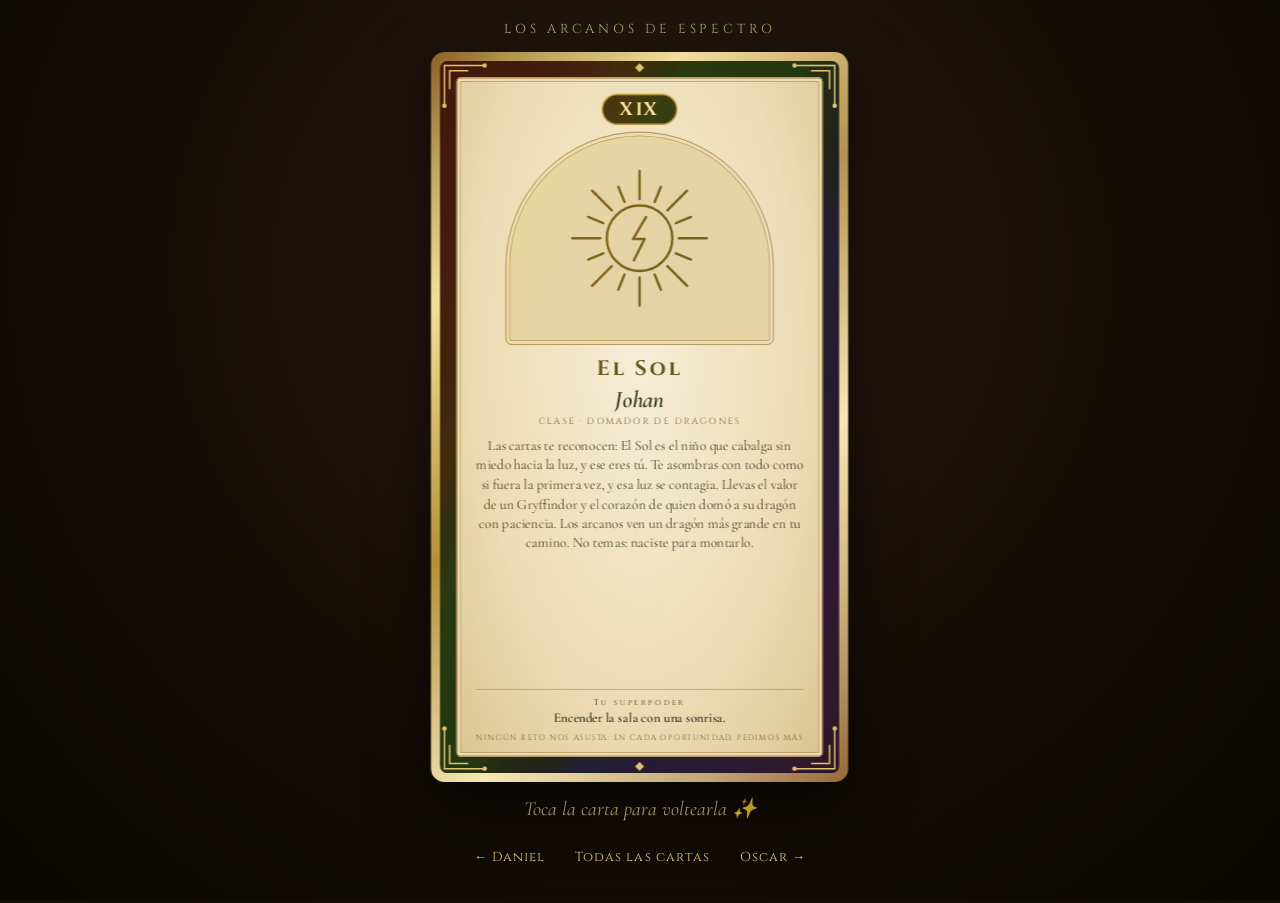
<file: johan/index.html>
<!doctype html>
<html lang="es"><head><meta charset="utf-8"><meta name="viewport" content="width=device-width,initial-scale=1">
<title>El Sol · Johan | ESPECTRO</title>
<meta name="description" content="Tu carta del tarot de ESPECTRO: El Sol. Tócala para voltearla.">
<meta property="og:title" content="Johan, tu carta es El Sol 🔮"><meta property="og:description" content="Los arcanos de ESPECTRO · Tócala para descubrirla.">
<meta name="theme-color" content="#120c06">
<link rel="preconnect" href="https://fonts.googleapis.com"><link rel="preconnect" href="https://fonts.gstatic.com" crossorigin><link rel="stylesheet" href="https://fonts.googleapis.com/css2?family=Cinzel:wght@500;700&family=Cormorant+Garamond:ital,wght@0,500;0,600;1,500;1,600&display=swap"><link rel="stylesheet" href="../assets/cartas.css"></head>
<body class="solo">
<main class="stage">
<p class="kicker">Los arcanos de ESPECTRO</p>
<div class="fit" data-fit>
<button class="flip-btn" type="button" aria-pressed="false" aria-label="Carta de Johan: El Sol. Toca para voltear">
<div class="tilt"><div class="flipper">
<article class="card face cara-frente"><div class="wood">
<svg class="corners" viewBox="0 0 536 956" aria-hidden="true"><path d="M6 60 L6 6 L60 6 M13 38 L13 13 L38 13 M476 6 L530 6 L530 60 M498 13 L523 13 L523 38 M6 896 L6 950 L60 950 M13 918 L13 943 L38 943 M476 950 L530 950 L530 896 M498 943 L523 943 L523 918"/><circle cx="6" cy="60" r="3"/><circle cx="60" cy="6" r="3"/><circle cx="476" cy="6" r="3"/><circle cx="530" cy="60" r="3"/><circle cx="6" cy="896" r="3"/><circle cx="60" cy="950" r="3"/><circle cx="476" cy="950" r="3"/><circle cx="530" cy="896" r="3"/><polygon points="268,3 274,9 268,15 262,9"/><polygon points="268,941 274,947 268,953 262,947"/></svg>
<div class="parch">
<div class="num">XIX</div>
<div class="ill"><svg viewBox="0 0 200 200" aria-hidden="true"><circle cx="100" cy="100" r="40"/><line x1="148.0" y1="100.0" x2="182.0" y2="100.0"/><line x1="144.3" y1="118.4" x2="162.8" y2="126.0"/><line x1="133.9" y1="133.9" x2="158.0" y2="158.0"/><line x1="118.4" y1="144.3" x2="126.0" y2="162.8"/><line x1="100.0" y1="148.0" x2="100.0" y2="182.0"/><line x1="81.6" y1="144.3" x2="74.0" y2="162.8"/><line x1="66.1" y1="133.9" x2="42.0" y2="158.0"/><line x1="55.7" y1="118.4" x2="37.2" y2="126.0"/><line x1="52.0" y1="100.0" x2="18.0" y2="100.0"/><line x1="55.7" y1="81.6" x2="37.2" y2="74.0"/><line x1="66.1" y1="66.1" x2="42.0" y2="42.0"/><line x1="81.6" y1="55.7" x2="74.0" y2="37.2"/><line x1="100.0" y1="52.0" x2="100.0" y2="18.0"/><line x1="118.4" y1="55.7" x2="126.0" y2="37.2"/><line x1="133.9" y1="66.1" x2="158.0" y2="42.0"/><line x1="144.3" y1="81.6" x2="162.8" y2="74.0"/><polyline points="108,74 92,101 106,101 93,127"/></svg></div>
<h2 class="arc">El Sol</h2>
<p class="who">Johan</p>
<p class="cls">Clase · Domador de dragones</p>
<p class="msg">Las cartas te reconocen: El Sol es el niño que cabalga sin miedo hacia la luz, y ese eres tú. Te asombras con todo como si fuera la primera vez, y esa luz se contagia. Llevas el valor de un Gryffindor y el corazón de quien domó a su dragón con paciencia. Los arcanos ven un dragón más grande en tu camino. No temas: naciste para montarlo.</p>
<p class="pow"><span>Tu superpoder</span>Encender la sala con una sonrisa.</p>
<p class="reto">Ningún reto nos asusta: en cada oportunidad, pedimos más</p>
</div></div><span class="holo" aria-hidden="true"></span></article>
<article class="card face cara-reverso" aria-hidden="true"><div class="wood">
<svg class="corners" viewBox="0 0 536 956" aria-hidden="true"><path d="M6 60 L6 6 L60 6 M13 38 L13 13 L38 13 M476 6 L530 6 L530 60 M498 13 L523 13 L523 38 M6 896 L6 950 L60 950 M13 918 L13 943 L38 943 M476 950 L530 950 L530 896 M498 943 L523 943 L523 918"/><circle cx="6" cy="60" r="3"/><circle cx="60" cy="6" r="3"/><circle cx="476" cy="6" r="3"/><circle cx="530" cy="60" r="3"/><circle cx="6" cy="896" r="3"/><circle cx="60" cy="950" r="3"/><circle cx="476" cy="950" r="3"/><circle cx="530" cy="896" r="3"/><polygon points="268,3 274,9 268,15 262,9"/><polygon points="268,941 274,947 268,953 262,947"/></svg>
<div class="back">
<svg viewBox="0 0 492 912" preserveAspectRatio="none" role="img" aria-label="Reverso de las cartas ESPECTRO">
<rect class="ln" x="10" y="10" width="472" height="892" rx="4"/>
<rect class="ln" x="18" y="18" width="456" height="876" rx="2" style="stroke-width: 1; opacity: .7"/>
<g class="fill">
<polygon transform="translate(34 34)" points="4,0 12,0 12,4 16,4 16,0 24,0 24,4 28,4 28,12 24,12 24,16 20,16 20,20 16,20 16,24 12,24 12,20 8,20 8,16 4,16 4,12 0,12 0,4 4,4"/>
<polygon transform="translate(430 34)" points="4,0 12,0 12,4 16,4 16,0 24,0 24,4 28,4 28,12 24,12 24,16 20,16 20,20 16,20 16,24 12,24 12,20 8,20 8,16 4,16 4,12 0,12 0,4 4,4"/>
<polygon transform="translate(34 854)" points="4,0 12,0 12,4 16,4 16,0 24,0 24,4 28,4 28,12 24,12 24,16 20,16 20,20 16,20 16,24 12,24 12,20 8,20 8,16 4,16 4,12 0,12 0,4 4,4"/>
<polygon transform="translate(430 854)" points="4,0 12,0 12,4 16,4 16,0 24,0 24,4 28,4 28,12 24,12 24,16 20,16 20,20 16,20 16,24 12,24 12,20 8,20 8,16 4,16 4,12 0,12 0,4 4,4"/>
</g>
<line x1="246.0" y1="298.0" x2="246.0" y2="242.0" class="g1"/><line x1="270.7" y1="299.9" x2="275.1" y2="272.3" class="g1"/><line x1="294.8" y1="305.7" x2="312.1" y2="252.5" class="g1"/><line x1="317.7" y1="315.2" x2="330.4" y2="290.3" class="g1"/><line x1="338.9" y1="328.2" x2="371.8" y2="282.9" class="g1"/><line x1="357.7" y1="344.3" x2="377.5" y2="324.5" class="g1"/><line x1="373.8" y1="363.1" x2="419.1" y2="330.2" class="g1"/><line x1="386.8" y1="384.3" x2="411.7" y2="371.6" class="g1"/><line x1="396.3" y1="407.2" x2="449.5" y2="389.9" class="g1"/><line x1="402.1" y1="431.3" x2="429.7" y2="426.9" class="g1"/><line x1="404.0" y1="456.0" x2="460.0" y2="456.0" class="g1"/><line x1="402.1" y1="480.7" x2="429.7" y2="485.1" class="g1"/><line x1="396.3" y1="504.8" x2="449.5" y2="522.1" class="g1"/><line x1="386.8" y1="527.7" x2="411.7" y2="540.4" class="g1"/><line x1="373.8" y1="548.9" x2="419.1" y2="581.8" class="g1"/><line x1="357.7" y1="567.7" x2="377.5" y2="587.5" class="g1"/><line x1="338.9" y1="583.8" x2="371.8" y2="629.1" class="g1"/><line x1="317.7" y1="596.8" x2="330.4" y2="621.7" class="g1"/><line x1="294.8" y1="606.3" x2="312.1" y2="659.5" class="g1"/><line x1="270.7" y1="612.1" x2="275.1" y2="639.7" class="g1"/><line x1="246.0" y1="614.0" x2="246.0" y2="670.0" class="g1"/><line x1="221.3" y1="612.1" x2="216.9" y2="639.7" class="g1"/><line x1="197.2" y1="606.3" x2="179.9" y2="659.5" class="g1"/><line x1="174.3" y1="596.8" x2="161.6" y2="621.7" class="g1"/><line x1="153.1" y1="583.8" x2="120.2" y2="629.1" class="g1"/><line x1="134.3" y1="567.7" x2="114.5" y2="587.5" class="g1"/><line x1="118.2" y1="548.9" x2="72.9" y2="581.8" class="g1"/><line x1="105.2" y1="527.7" x2="80.3" y2="540.4" class="g1"/><line x1="95.7" y1="504.8" x2="42.5" y2="522.1" class="g1"/><line x1="89.9" y1="480.7" x2="62.3" y2="485.1" class="g1"/><line x1="88.0" y1="456.0" x2="32.0" y2="456.0" class="g1"/><line x1="89.9" y1="431.3" x2="62.3" y2="426.9" class="g1"/><line x1="95.7" y1="407.2" x2="42.5" y2="389.9" class="g1"/><line x1="105.2" y1="384.3" x2="80.3" y2="371.6" class="g1"/><line x1="118.2" y1="363.1" x2="72.9" y2="330.2" class="g1"/><line x1="134.3" y1="344.3" x2="114.5" y2="324.5" class="g1"/><line x1="153.1" y1="328.2" x2="120.2" y2="282.9" class="g1"/><line x1="174.3" y1="315.2" x2="161.6" y2="290.3" class="g1"/><line x1="197.2" y1="305.7" x2="179.9" y2="252.5" class="g1"/><line x1="221.3" y1="299.9" x2="216.9" y2="272.3" class="g1"/>
<circle class="ln" cx="246" cy="456" r="156"/>
<circle class="ln" cx="246" cy="456" r="116" style="stroke-width: 1.4"/>
<circle class="ln" cx="246" cy="456" r="102" style="stroke-dasharray: 2 7"/>
<circle cx="246.0" cy="320.0" r="9" fill="#E5383B" class="gem"/><circle cx="325.9" cy="346.0" r="9" fill="#F77F00" class="gem"/><circle cx="375.3" cy="414.0" r="9" fill="#FFD23F" class="gem"/><circle cx="375.3" cy="498.0" r="9" fill="#3DDC84" class="gem"/><circle cx="325.9" cy="566.0" r="9" fill="#F5F3EE" class="gem"/><circle cx="246.0" cy="592.0" r="9" fill="#3A86FF" class="gem"/><circle cx="166.1" cy="566.0" r="9" fill="#8338EC" class="gem"/><circle cx="116.7" cy="498.0" r="9" fill="#FF5DA2" class="gem"/><circle cx="116.7" cy="414.0" r="9" fill="#111111" class="gem"/><circle cx="166.1" cy="346.0" r="9" fill="#9E9E9E" class="gem"/>
<polygon class="g2" points="246.0,370.0 320.5,413.0 320.5,499.0 246.0,542.0 171.5,499.0 171.5,413.0"/>
<polygon class="g2" points="246.0,410.0 206.0,480.0 286.0,480.0"/>
<line class="g2" x1="246.0" y1="410.0" x2="246.0" y2="370.0"/><line class="g2" x1="246.0" y1="410.0" x2="320.5" y2="413.0"/><line class="g2" x1="246.0" y1="410.0" x2="171.5" y2="413.0"/><line class="g2" x1="206.0" y1="480.0" x2="171.5" y2="413.0"/><line class="g2" x1="206.0" y1="480.0" x2="171.5" y2="499.0"/><line class="g2" x1="206.0" y1="480.0" x2="246.0" y2="542.0"/><line class="g2" x1="286.0" y1="480.0" x2="320.5" y2="413.0"/><line class="g2" x1="286.0" y1="480.0" x2="320.5" y2="499.0"/><line class="g2" x1="286.0" y1="480.0" x2="246.0" y2="542.0"/>
<polygon class="fill" points="246.0,446.0 248.8,455.2 258.0,458.0 248.8,460.8 246.0,470.0 243.2,460.8 234.0,458.0 243.2,455.2"/>
<polygon class="fill" points="70.0,292.0 71.8,298.2 78.0,300.0 71.8,301.8 70.0,308.0 68.2,301.8 62.0,300.0 68.2,298.2"/><polygon class="fill" points="422.0,292.0 423.8,298.2 430.0,300.0 423.8,301.8 422.0,308.0 420.2,301.8 414.0,300.0 420.2,298.2"/><polygon class="fill" points="70.0,604.0 71.8,610.2 78.0,612.0 71.8,613.8 70.0,620.0 68.2,613.8 62.0,612.0 68.2,610.2"/><polygon class="fill" points="422.0,604.0 423.8,610.2 430.0,612.0 423.8,613.8 422.0,620.0 420.2,613.8 414.0,612.0 420.2,610.2"/><polygon class="fill" points="120.0,222.0 121.8,228.2 128.0,230.0 121.8,231.8 120.0,238.0 118.2,231.8 112.0,230.0 118.2,228.2"/><polygon class="fill" points="372.0,222.0 373.8,228.2 380.0,230.0 373.8,231.8 372.0,238.0 370.2,231.8 364.0,230.0 370.2,228.2"/><polygon class="fill" points="120.0,674.0 121.8,680.2 128.0,682.0 121.8,683.8 120.0,690.0 118.2,683.8 112.0,682.0 118.2,680.2"/><polygon class="fill" points="372.0,674.0 373.8,680.2 380.0,682.0 373.8,683.8 372.0,690.0 370.2,683.8 364.0,682.0 370.2,680.2"/>
<g id="top">
<g class="ln"><ellipse cx="246" cy="96" rx="11" ry="15"/><circle cx="246" cy="76" r="6"/><line x1="246" y1="83" x2="246" y2="110"/><line x1="236" y1="88" x2="223" y2="82"/><line x1="235" y1="97" x2="220" y2="97"/><line x1="236" y1="106" x2="223" y2="113"/><line x1="256" y1="88" x2="269" y2="82"/><line x1="257" y1="97" x2="272" y2="97"/><line x1="256" y1="106" x2="269" y2="113"/><line x1="243" y1="71" x2="236" y2="62"/><line x1="249" y1="71" x2="256" y2="62"/></g>
<g transform="translate(170 118) scale(0.34)"><path class="ln" style="stroke-width: 6" d="M94.2 42.0 A58 58 0 1 0 141.6 130.1 A50 50 0 0 1 94.2 42.0 Z"/></g>
<g transform="translate(322 118) scale(-0.34 0.34)"><path class="ln" style="stroke-width: 6" d="M94.2 42.0 A58 58 0 1 0 141.6 130.1 A50 50 0 0 1 94.2 42.0 Z"/></g>
<circle class="ln" cx="246" cy="152" r="13"/>
<g class="ln"><line x1="246" y1="131" x2="246" y2="135"/><line x1="246" y1="169" x2="246" y2="173"/><line x1="225" y1="152" x2="229" y2="152"/><line x1="263" y1="152" x2="267" y2="152"/><line x1="231" y1="137" x2="234" y2="140"/><line x1="258" y1="164" x2="261" y2="167"/><line x1="231" y1="167" x2="234" y2="164"/><line x1="258" y1="140" x2="261" y2="137"/></g>
</g>
<g transform="rotate(180 246 456)">
<g class="ln"><ellipse cx="246" cy="96" rx="11" ry="15"/><circle cx="246" cy="76" r="6"/><line x1="246" y1="83" x2="246" y2="110"/><line x1="236" y1="88" x2="223" y2="82"/><line x1="235" y1="97" x2="220" y2="97"/><line x1="236" y1="106" x2="223" y2="113"/><line x1="256" y1="88" x2="269" y2="82"/><line x1="257" y1="97" x2="272" y2="97"/><line x1="256" y1="106" x2="269" y2="113"/><line x1="243" y1="71" x2="236" y2="62"/><line x1="249" y1="71" x2="256" y2="62"/></g>
<g transform="translate(170 118) scale(0.34)"><path class="ln" style="stroke-width: 6" d="M94.2 42.0 A58 58 0 1 0 141.6 130.1 A50 50 0 0 1 94.2 42.0 Z"/></g>
<g transform="translate(322 118) scale(-0.34 0.34)"><path class="ln" style="stroke-width: 6" d="M94.2 42.0 A58 58 0 1 0 141.6 130.1 A50 50 0 0 1 94.2 42.0 Z"/></g>
<circle class="ln" cx="246" cy="152" r="13"/>
<g class="ln"><line x1="246" y1="131" x2="246" y2="135"/><line x1="246" y1="169" x2="246" y2="173"/><line x1="225" y1="152" x2="229" y2="152"/><line x1="263" y1="152" x2="267" y2="152"/><line x1="231" y1="137" x2="234" y2="140"/><line x1="258" y1="164" x2="261" y2="167"/><line x1="231" y1="167" x2="234" y2="164"/><line x1="258" y1="140" x2="261" y2="137"/></g>
</g>
</svg>
</div>
</div></article>
</div></div></button>
</div>
<p class="hint">Toca la carta para voltearla ✨</p>
<nav class="nav" aria-label="Otras cartas"><a href="../daniel/">← Daniel</a><a href="../">Todas las cartas</a><a href="../oscar/">Oscar →</a></nav>
</main>
<script src="../assets/cartas.js"></script>
</body></html>
</file>
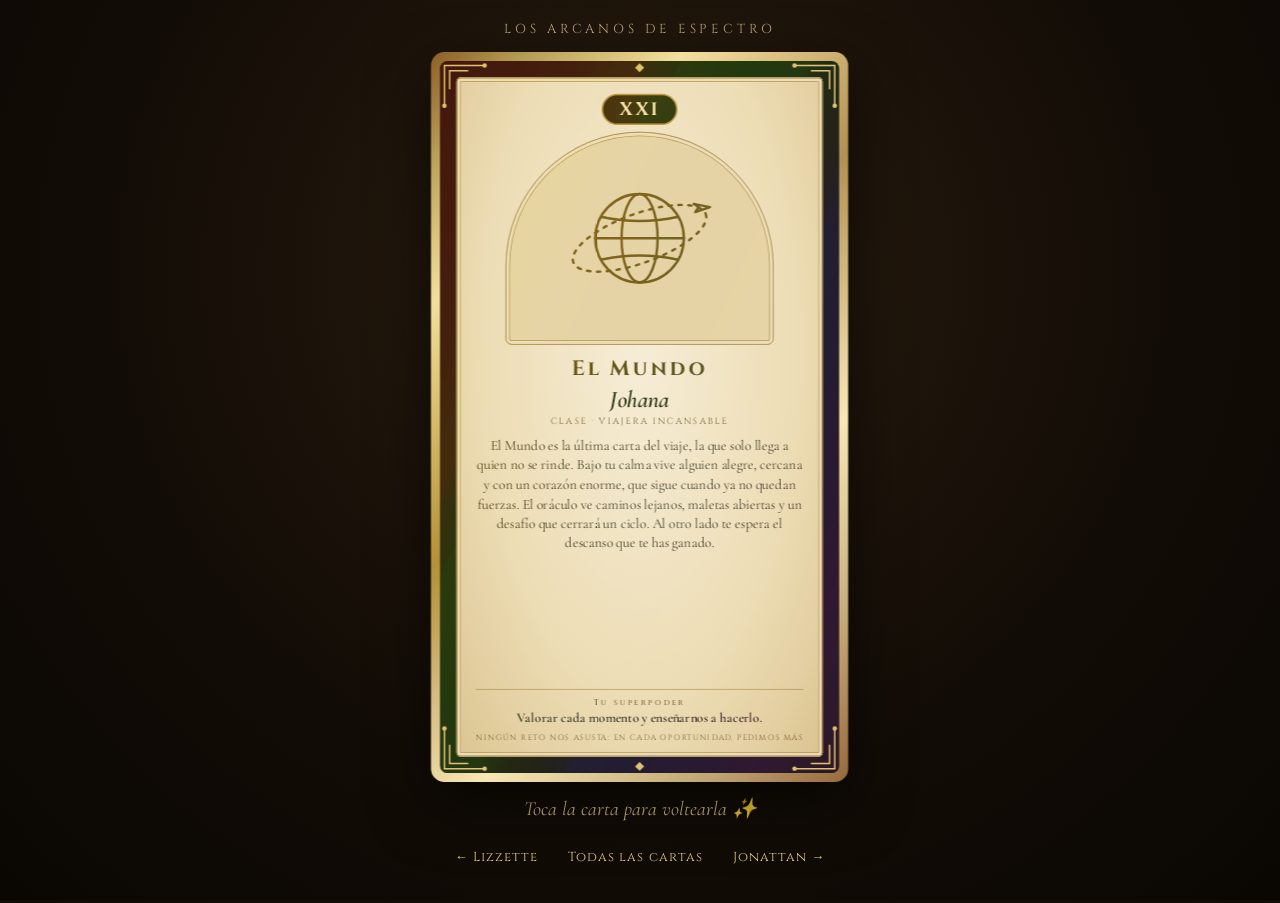
<file: johana/index.html>
<!doctype html>
<html lang="es"><head><meta charset="utf-8"><meta name="viewport" content="width=device-width,initial-scale=1">
<title>El Mundo · Johana | ESPECTRO</title>
<meta name="description" content="Tu carta del tarot de ESPECTRO: El Mundo. Tócala para voltearla.">
<meta property="og:title" content="Johana, tu carta es El Mundo 🔮"><meta property="og:description" content="Los arcanos de ESPECTRO · Tócala para descubrirla.">
<meta name="theme-color" content="#120c06">
<link rel="preconnect" href="https://fonts.googleapis.com"><link rel="preconnect" href="https://fonts.gstatic.com" crossorigin><link rel="stylesheet" href="https://fonts.googleapis.com/css2?family=Cinzel:wght@500;700&family=Cormorant+Garamond:ital,wght@0,500;0,600;1,500;1,600&display=swap"><link rel="stylesheet" href="../assets/cartas.css"></head>
<body class="solo">
<main class="stage">
<p class="kicker">Los arcanos de ESPECTRO</p>
<div class="fit" data-fit>
<button class="flip-btn" type="button" aria-pressed="false" aria-label="Carta de Johana: El Mundo. Toca para voltear">
<div class="tilt"><div class="flipper">
<article class="card face cara-frente"><div class="wood">
<svg class="corners" viewBox="0 0 536 956" aria-hidden="true"><path d="M6 60 L6 6 L60 6 M13 38 L13 13 L38 13 M476 6 L530 6 L530 60 M498 13 L523 13 L523 38 M6 896 L6 950 L60 950 M13 918 L13 943 L38 943 M476 950 L530 950 L530 896 M498 943 L523 943 L523 918"/><circle cx="6" cy="60" r="3"/><circle cx="60" cy="6" r="3"/><circle cx="476" cy="6" r="3"/><circle cx="530" cy="60" r="3"/><circle cx="6" cy="896" r="3"/><circle cx="60" cy="950" r="3"/><circle cx="476" cy="950" r="3"/><circle cx="530" cy="896" r="3"/><polygon points="268,3 274,9 268,15 262,9"/><polygon points="268,941 274,947 268,953 262,947"/></svg>
<div class="parch">
<div class="num">XXI</div>
<div class="ill"><svg viewBox="0 0 200 200" aria-hidden="true"><circle cx="100" cy="100" r="54"/><ellipse cx="100" cy="100" rx="22" ry="54"/><line x1="46" y1="100" x2="154" y2="100"/><path d="M54 74 Q100 84 146 74"/><path d="M54 126 Q100 116 146 126"/><ellipse cx="100" cy="100" rx="86" ry="30" transform="rotate(-20 100 100)" stroke-dasharray="4 8"/><polygon points="166,58 186,62 168,68 172,62"/></svg></div>
<h2 class="arc">El Mundo</h2>
<p class="who">Johana</p>
<p class="cls">Clase · Viajera incansable</p>
<p class="msg">El Mundo es la última carta del viaje, la que solo llega a quien no se rinde. Bajo tu calma vive alguien alegre, cercana y con un corazón enorme, que sigue cuando ya no quedan fuerzas. El oráculo ve caminos lejanos, maletas abiertas y un desafío que cerrará un ciclo. Al otro lado te espera el descanso que te has ganado.</p>
<p class="pow"><span>Tu superpoder</span>Valorar cada momento y enseñarnos a hacerlo.</p>
<p class="reto">Ningún reto nos asusta: en cada oportunidad, pedimos más</p>
</div></div><span class="holo" aria-hidden="true"></span></article>
<article class="card face cara-reverso" aria-hidden="true"><div class="wood">
<svg class="corners" viewBox="0 0 536 956" aria-hidden="true"><path d="M6 60 L6 6 L60 6 M13 38 L13 13 L38 13 M476 6 L530 6 L530 60 M498 13 L523 13 L523 38 M6 896 L6 950 L60 950 M13 918 L13 943 L38 943 M476 950 L530 950 L530 896 M498 943 L523 943 L523 918"/><circle cx="6" cy="60" r="3"/><circle cx="60" cy="6" r="3"/><circle cx="476" cy="6" r="3"/><circle cx="530" cy="60" r="3"/><circle cx="6" cy="896" r="3"/><circle cx="60" cy="950" r="3"/><circle cx="476" cy="950" r="3"/><circle cx="530" cy="896" r="3"/><polygon points="268,3 274,9 268,15 262,9"/><polygon points="268,941 274,947 268,953 262,947"/></svg>
<div class="back">
<svg viewBox="0 0 492 912" preserveAspectRatio="none" role="img" aria-label="Reverso de las cartas ESPECTRO">
<rect class="ln" x="10" y="10" width="472" height="892" rx="4"/>
<rect class="ln" x="18" y="18" width="456" height="876" rx="2" style="stroke-width: 1; opacity: .7"/>
<g class="fill">
<polygon transform="translate(34 34)" points="4,0 12,0 12,4 16,4 16,0 24,0 24,4 28,4 28,12 24,12 24,16 20,16 20,20 16,20 16,24 12,24 12,20 8,20 8,16 4,16 4,12 0,12 0,4 4,4"/>
<polygon transform="translate(430 34)" points="4,0 12,0 12,4 16,4 16,0 24,0 24,4 28,4 28,12 24,12 24,16 20,16 20,20 16,20 16,24 12,24 12,20 8,20 8,16 4,16 4,12 0,12 0,4 4,4"/>
<polygon transform="translate(34 854)" points="4,0 12,0 12,4 16,4 16,0 24,0 24,4 28,4 28,12 24,12 24,16 20,16 20,20 16,20 16,24 12,24 12,20 8,20 8,16 4,16 4,12 0,12 0,4 4,4"/>
<polygon transform="translate(430 854)" points="4,0 12,0 12,4 16,4 16,0 24,0 24,4 28,4 28,12 24,12 24,16 20,16 20,20 16,20 16,24 12,24 12,20 8,20 8,16 4,16 4,12 0,12 0,4 4,4"/>
</g>
<line x1="246.0" y1="298.0" x2="246.0" y2="242.0" class="g1"/><line x1="270.7" y1="299.9" x2="275.1" y2="272.3" class="g1"/><line x1="294.8" y1="305.7" x2="312.1" y2="252.5" class="g1"/><line x1="317.7" y1="315.2" x2="330.4" y2="290.3" class="g1"/><line x1="338.9" y1="328.2" x2="371.8" y2="282.9" class="g1"/><line x1="357.7" y1="344.3" x2="377.5" y2="324.5" class="g1"/><line x1="373.8" y1="363.1" x2="419.1" y2="330.2" class="g1"/><line x1="386.8" y1="384.3" x2="411.7" y2="371.6" class="g1"/><line x1="396.3" y1="407.2" x2="449.5" y2="389.9" class="g1"/><line x1="402.1" y1="431.3" x2="429.7" y2="426.9" class="g1"/><line x1="404.0" y1="456.0" x2="460.0" y2="456.0" class="g1"/><line x1="402.1" y1="480.7" x2="429.7" y2="485.1" class="g1"/><line x1="396.3" y1="504.8" x2="449.5" y2="522.1" class="g1"/><line x1="386.8" y1="527.7" x2="411.7" y2="540.4" class="g1"/><line x1="373.8" y1="548.9" x2="419.1" y2="581.8" class="g1"/><line x1="357.7" y1="567.7" x2="377.5" y2="587.5" class="g1"/><line x1="338.9" y1="583.8" x2="371.8" y2="629.1" class="g1"/><line x1="317.7" y1="596.8" x2="330.4" y2="621.7" class="g1"/><line x1="294.8" y1="606.3" x2="312.1" y2="659.5" class="g1"/><line x1="270.7" y1="612.1" x2="275.1" y2="639.7" class="g1"/><line x1="246.0" y1="614.0" x2="246.0" y2="670.0" class="g1"/><line x1="221.3" y1="612.1" x2="216.9" y2="639.7" class="g1"/><line x1="197.2" y1="606.3" x2="179.9" y2="659.5" class="g1"/><line x1="174.3" y1="596.8" x2="161.6" y2="621.7" class="g1"/><line x1="153.1" y1="583.8" x2="120.2" y2="629.1" class="g1"/><line x1="134.3" y1="567.7" x2="114.5" y2="587.5" class="g1"/><line x1="118.2" y1="548.9" x2="72.9" y2="581.8" class="g1"/><line x1="105.2" y1="527.7" x2="80.3" y2="540.4" class="g1"/><line x1="95.7" y1="504.8" x2="42.5" y2="522.1" class="g1"/><line x1="89.9" y1="480.7" x2="62.3" y2="485.1" class="g1"/><line x1="88.0" y1="456.0" x2="32.0" y2="456.0" class="g1"/><line x1="89.9" y1="431.3" x2="62.3" y2="426.9" class="g1"/><line x1="95.7" y1="407.2" x2="42.5" y2="389.9" class="g1"/><line x1="105.2" y1="384.3" x2="80.3" y2="371.6" class="g1"/><line x1="118.2" y1="363.1" x2="72.9" y2="330.2" class="g1"/><line x1="134.3" y1="344.3" x2="114.5" y2="324.5" class="g1"/><line x1="153.1" y1="328.2" x2="120.2" y2="282.9" class="g1"/><line x1="174.3" y1="315.2" x2="161.6" y2="290.3" class="g1"/><line x1="197.2" y1="305.7" x2="179.9" y2="252.5" class="g1"/><line x1="221.3" y1="299.9" x2="216.9" y2="272.3" class="g1"/>
<circle class="ln" cx="246" cy="456" r="156"/>
<circle class="ln" cx="246" cy="456" r="116" style="stroke-width: 1.4"/>
<circle class="ln" cx="246" cy="456" r="102" style="stroke-dasharray: 2 7"/>
<circle cx="246.0" cy="320.0" r="9" fill="#E5383B" class="gem"/><circle cx="325.9" cy="346.0" r="9" fill="#F77F00" class="gem"/><circle cx="375.3" cy="414.0" r="9" fill="#FFD23F" class="gem"/><circle cx="375.3" cy="498.0" r="9" fill="#3DDC84" class="gem"/><circle cx="325.9" cy="566.0" r="9" fill="#F5F3EE" class="gem"/><circle cx="246.0" cy="592.0" r="9" fill="#3A86FF" class="gem"/><circle cx="166.1" cy="566.0" r="9" fill="#8338EC" class="gem"/><circle cx="116.7" cy="498.0" r="9" fill="#FF5DA2" class="gem"/><circle cx="116.7" cy="414.0" r="9" fill="#111111" class="gem"/><circle cx="166.1" cy="346.0" r="9" fill="#9E9E9E" class="gem"/>
<polygon class="g2" points="246.0,370.0 320.5,413.0 320.5,499.0 246.0,542.0 171.5,499.0 171.5,413.0"/>
<polygon class="g2" points="246.0,410.0 206.0,480.0 286.0,480.0"/>
<line class="g2" x1="246.0" y1="410.0" x2="246.0" y2="370.0"/><line class="g2" x1="246.0" y1="410.0" x2="320.5" y2="413.0"/><line class="g2" x1="246.0" y1="410.0" x2="171.5" y2="413.0"/><line class="g2" x1="206.0" y1="480.0" x2="171.5" y2="413.0"/><line class="g2" x1="206.0" y1="480.0" x2="171.5" y2="499.0"/><line class="g2" x1="206.0" y1="480.0" x2="246.0" y2="542.0"/><line class="g2" x1="286.0" y1="480.0" x2="320.5" y2="413.0"/><line class="g2" x1="286.0" y1="480.0" x2="320.5" y2="499.0"/><line class="g2" x1="286.0" y1="480.0" x2="246.0" y2="542.0"/>
<polygon class="fill" points="246.0,446.0 248.8,455.2 258.0,458.0 248.8,460.8 246.0,470.0 243.2,460.8 234.0,458.0 243.2,455.2"/>
<polygon class="fill" points="70.0,292.0 71.8,298.2 78.0,300.0 71.8,301.8 70.0,308.0 68.2,301.8 62.0,300.0 68.2,298.2"/><polygon class="fill" points="422.0,292.0 423.8,298.2 430.0,300.0 423.8,301.8 422.0,308.0 420.2,301.8 414.0,300.0 420.2,298.2"/><polygon class="fill" points="70.0,604.0 71.8,610.2 78.0,612.0 71.8,613.8 70.0,620.0 68.2,613.8 62.0,612.0 68.2,610.2"/><polygon class="fill" points="422.0,604.0 423.8,610.2 430.0,612.0 423.8,613.8 422.0,620.0 420.2,613.8 414.0,612.0 420.2,610.2"/><polygon class="fill" points="120.0,222.0 121.8,228.2 128.0,230.0 121.8,231.8 120.0,238.0 118.2,231.8 112.0,230.0 118.2,228.2"/><polygon class="fill" points="372.0,222.0 373.8,228.2 380.0,230.0 373.8,231.8 372.0,238.0 370.2,231.8 364.0,230.0 370.2,228.2"/><polygon class="fill" points="120.0,674.0 121.8,680.2 128.0,682.0 121.8,683.8 120.0,690.0 118.2,683.8 112.0,682.0 118.2,680.2"/><polygon class="fill" points="372.0,674.0 373.8,680.2 380.0,682.0 373.8,683.8 372.0,690.0 370.2,683.8 364.0,682.0 370.2,680.2"/>
<g id="top">
<g class="ln"><ellipse cx="246" cy="96" rx="11" ry="15"/><circle cx="246" cy="76" r="6"/><line x1="246" y1="83" x2="246" y2="110"/><line x1="236" y1="88" x2="223" y2="82"/><line x1="235" y1="97" x2="220" y2="97"/><line x1="236" y1="106" x2="223" y2="113"/><line x1="256" y1="88" x2="269" y2="82"/><line x1="257" y1="97" x2="272" y2="97"/><line x1="256" y1="106" x2="269" y2="113"/><line x1="243" y1="71" x2="236" y2="62"/><line x1="249" y1="71" x2="256" y2="62"/></g>
<g transform="translate(170 118) scale(0.34)"><path class="ln" style="stroke-width: 6" d="M94.2 42.0 A58 58 0 1 0 141.6 130.1 A50 50 0 0 1 94.2 42.0 Z"/></g>
<g transform="translate(322 118) scale(-0.34 0.34)"><path class="ln" style="stroke-width: 6" d="M94.2 42.0 A58 58 0 1 0 141.6 130.1 A50 50 0 0 1 94.2 42.0 Z"/></g>
<circle class="ln" cx="246" cy="152" r="13"/>
<g class="ln"><line x1="246" y1="131" x2="246" y2="135"/><line x1="246" y1="169" x2="246" y2="173"/><line x1="225" y1="152" x2="229" y2="152"/><line x1="263" y1="152" x2="267" y2="152"/><line x1="231" y1="137" x2="234" y2="140"/><line x1="258" y1="164" x2="261" y2="167"/><line x1="231" y1="167" x2="234" y2="164"/><line x1="258" y1="140" x2="261" y2="137"/></g>
</g>
<g transform="rotate(180 246 456)">
<g class="ln"><ellipse cx="246" cy="96" rx="11" ry="15"/><circle cx="246" cy="76" r="6"/><line x1="246" y1="83" x2="246" y2="110"/><line x1="236" y1="88" x2="223" y2="82"/><line x1="235" y1="97" x2="220" y2="97"/><line x1="236" y1="106" x2="223" y2="113"/><line x1="256" y1="88" x2="269" y2="82"/><line x1="257" y1="97" x2="272" y2="97"/><line x1="256" y1="106" x2="269" y2="113"/><line x1="243" y1="71" x2="236" y2="62"/><line x1="249" y1="71" x2="256" y2="62"/></g>
<g transform="translate(170 118) scale(0.34)"><path class="ln" style="stroke-width: 6" d="M94.2 42.0 A58 58 0 1 0 141.6 130.1 A50 50 0 0 1 94.2 42.0 Z"/></g>
<g transform="translate(322 118) scale(-0.34 0.34)"><path class="ln" style="stroke-width: 6" d="M94.2 42.0 A58 58 0 1 0 141.6 130.1 A50 50 0 0 1 94.2 42.0 Z"/></g>
<circle class="ln" cx="246" cy="152" r="13"/>
<g class="ln"><line x1="246" y1="131" x2="246" y2="135"/><line x1="246" y1="169" x2="246" y2="173"/><line x1="225" y1="152" x2="229" y2="152"/><line x1="263" y1="152" x2="267" y2="152"/><line x1="231" y1="137" x2="234" y2="140"/><line x1="258" y1="164" x2="261" y2="167"/><line x1="231" y1="167" x2="234" y2="164"/><line x1="258" y1="140" x2="261" y2="137"/></g>
</g>
</svg>
</div>
</div></article>
</div></div></button>
</div>
<p class="hint">Toca la carta para voltearla ✨</p>
<nav class="nav" aria-label="Otras cartas"><a href="../lizzette/">← Lizzette</a><a href="../">Todas las cartas</a><a href="../jonattan/">Jonattan →</a></nav>
</main>
<script src="../assets/cartas.js"></script>
</body></html>
</file>
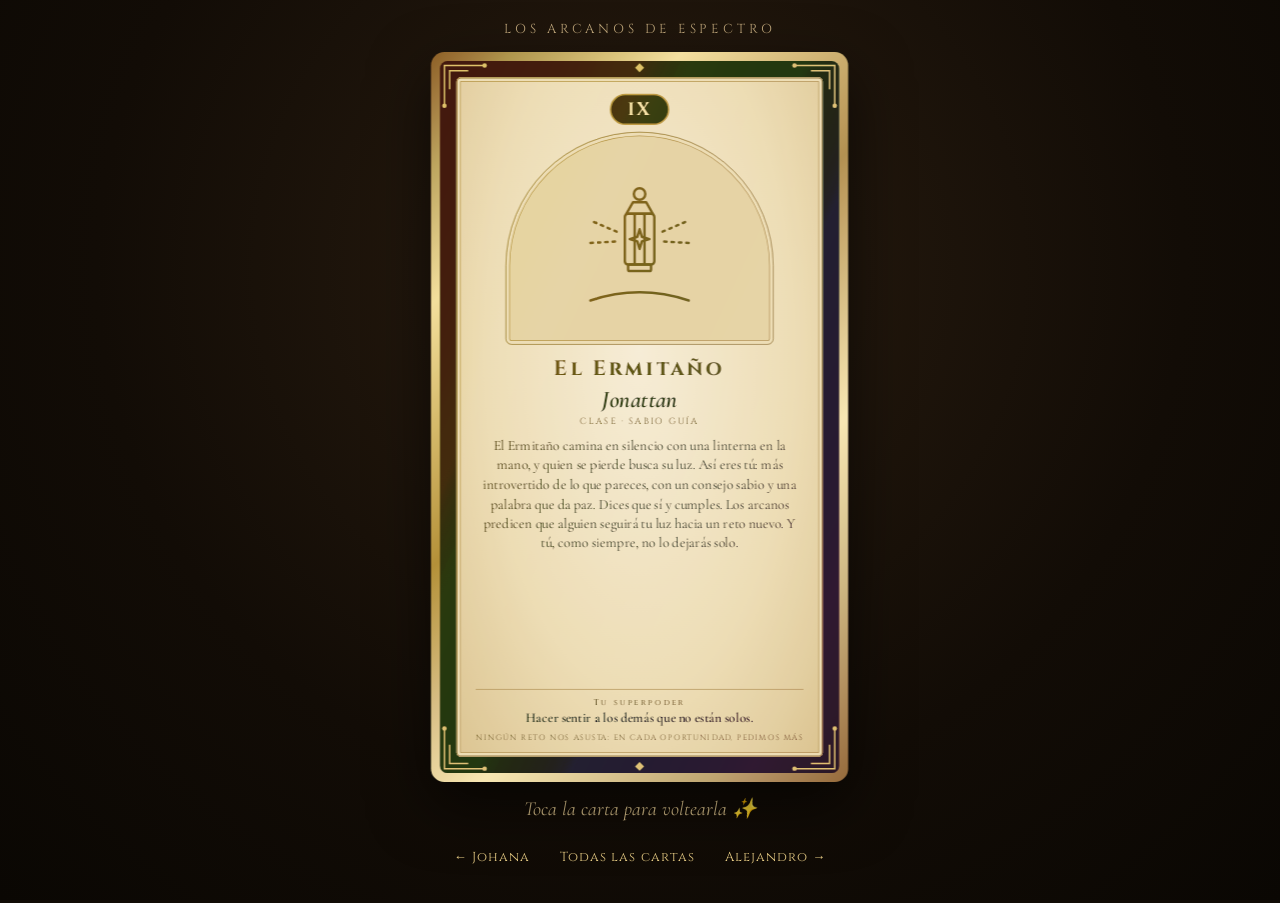
<file: jonattan/index.html>
<!doctype html>
<html lang="es"><head><meta charset="utf-8"><meta name="viewport" content="width=device-width,initial-scale=1">
<title>El Ermitaño · Jonattan | ESPECTRO</title>
<meta name="description" content="Tu carta del tarot de ESPECTRO: El Ermitaño. Tócala para voltearla.">
<meta property="og:title" content="Jonattan, tu carta es El Ermitaño 🔮"><meta property="og:description" content="Los arcanos de ESPECTRO · Tócala para descubrirla.">
<meta name="theme-color" content="#120c06">
<link rel="preconnect" href="https://fonts.googleapis.com"><link rel="preconnect" href="https://fonts.gstatic.com" crossorigin><link rel="stylesheet" href="https://fonts.googleapis.com/css2?family=Cinzel:wght@500;700&family=Cormorant+Garamond:ital,wght@0,500;0,600;1,500;1,600&display=swap"><link rel="stylesheet" href="../assets/cartas.css"></head>
<body class="solo">
<main class="stage">
<p class="kicker">Los arcanos de ESPECTRO</p>
<div class="fit" data-fit>
<button class="flip-btn" type="button" aria-pressed="false" aria-label="Carta de Jonattan: El Ermitaño. Toca para voltear">
<div class="tilt"><div class="flipper">
<article class="card face cara-frente"><div class="wood">
<svg class="corners" viewBox="0 0 536 956" aria-hidden="true"><path d="M6 60 L6 6 L60 6 M13 38 L13 13 L38 13 M476 6 L530 6 L530 60 M498 13 L523 13 L523 38 M6 896 L6 950 L60 950 M13 918 L13 943 L38 943 M476 950 L530 950 L530 896 M498 943 L523 943 L523 918"/><circle cx="6" cy="60" r="3"/><circle cx="60" cy="6" r="3"/><circle cx="476" cy="6" r="3"/><circle cx="530" cy="60" r="3"/><circle cx="6" cy="896" r="3"/><circle cx="60" cy="950" r="3"/><circle cx="476" cy="950" r="3"/><circle cx="530" cy="896" r="3"/><polygon points="268,3 274,9 268,15 262,9"/><polygon points="268,941 274,947 268,953 262,947"/></svg>
<div class="parch">
<div class="num">IX</div>
<div class="ill"><svg viewBox="0 0 200 200" aria-hidden="true"><circle cx="100" cy="46" r="7"/><path d="M84 70 L116 70 L108 56 L92 56 Z"/><rect x="82" y="70" width="36" height="62" rx="4"/><line x1="94" y1="72" x2="94" y2="130"/><line x1="106" y1="72" x2="106" y2="130"/><polygon points="100.0,89.0 102.8,98.2 112.0,101.0 102.8,103.8 100.0,113.0 97.2,103.8 88.0,101.0 97.2,98.2"/><rect x="86" y="132" width="28" height="8" rx="2"/><line x1="128" y1="92" x2="156" y2="80" stroke-dasharray="3 6"/><line x1="130" y1="104" x2="164" y2="106" stroke-dasharray="3 6"/><line x1="72" y1="92" x2="44" y2="80" stroke-dasharray="3 6"/><line x1="70" y1="104" x2="36" y2="106" stroke-dasharray="3 6"/><path d="M40 176 Q100 156 160 176"/></svg></div>
<h2 class="arc">El Ermitaño</h2>
<p class="who">Jonattan</p>
<p class="cls">Clase · Sabio guía</p>
<p class="msg">El Ermitaño camina en silencio con una linterna en la mano, y quien se pierde busca su luz. Así eres tú: más introvertido de lo que pareces, con un consejo sabio y una palabra que da paz. Dices que sí y cumples. Los arcanos predicen que alguien seguirá tu luz hacia un reto nuevo. Y tú, como siempre, no lo dejarás solo.</p>
<p class="pow"><span>Tu superpoder</span>Hacer sentir a los demás que no están solos.</p>
<p class="reto">Ningún reto nos asusta: en cada oportunidad, pedimos más</p>
</div></div><span class="holo" aria-hidden="true"></span></article>
<article class="card face cara-reverso" aria-hidden="true"><div class="wood">
<svg class="corners" viewBox="0 0 536 956" aria-hidden="true"><path d="M6 60 L6 6 L60 6 M13 38 L13 13 L38 13 M476 6 L530 6 L530 60 M498 13 L523 13 L523 38 M6 896 L6 950 L60 950 M13 918 L13 943 L38 943 M476 950 L530 950 L530 896 M498 943 L523 943 L523 918"/><circle cx="6" cy="60" r="3"/><circle cx="60" cy="6" r="3"/><circle cx="476" cy="6" r="3"/><circle cx="530" cy="60" r="3"/><circle cx="6" cy="896" r="3"/><circle cx="60" cy="950" r="3"/><circle cx="476" cy="950" r="3"/><circle cx="530" cy="896" r="3"/><polygon points="268,3 274,9 268,15 262,9"/><polygon points="268,941 274,947 268,953 262,947"/></svg>
<div class="back">
<svg viewBox="0 0 492 912" preserveAspectRatio="none" role="img" aria-label="Reverso de las cartas ESPECTRO">
<rect class="ln" x="10" y="10" width="472" height="892" rx="4"/>
<rect class="ln" x="18" y="18" width="456" height="876" rx="2" style="stroke-width: 1; opacity: .7"/>
<g class="fill">
<polygon transform="translate(34 34)" points="4,0 12,0 12,4 16,4 16,0 24,0 24,4 28,4 28,12 24,12 24,16 20,16 20,20 16,20 16,24 12,24 12,20 8,20 8,16 4,16 4,12 0,12 0,4 4,4"/>
<polygon transform="translate(430 34)" points="4,0 12,0 12,4 16,4 16,0 24,0 24,4 28,4 28,12 24,12 24,16 20,16 20,20 16,20 16,24 12,24 12,20 8,20 8,16 4,16 4,12 0,12 0,4 4,4"/>
<polygon transform="translate(34 854)" points="4,0 12,0 12,4 16,4 16,0 24,0 24,4 28,4 28,12 24,12 24,16 20,16 20,20 16,20 16,24 12,24 12,20 8,20 8,16 4,16 4,12 0,12 0,4 4,4"/>
<polygon transform="translate(430 854)" points="4,0 12,0 12,4 16,4 16,0 24,0 24,4 28,4 28,12 24,12 24,16 20,16 20,20 16,20 16,24 12,24 12,20 8,20 8,16 4,16 4,12 0,12 0,4 4,4"/>
</g>
<line x1="246.0" y1="298.0" x2="246.0" y2="242.0" class="g1"/><line x1="270.7" y1="299.9" x2="275.1" y2="272.3" class="g1"/><line x1="294.8" y1="305.7" x2="312.1" y2="252.5" class="g1"/><line x1="317.7" y1="315.2" x2="330.4" y2="290.3" class="g1"/><line x1="338.9" y1="328.2" x2="371.8" y2="282.9" class="g1"/><line x1="357.7" y1="344.3" x2="377.5" y2="324.5" class="g1"/><line x1="373.8" y1="363.1" x2="419.1" y2="330.2" class="g1"/><line x1="386.8" y1="384.3" x2="411.7" y2="371.6" class="g1"/><line x1="396.3" y1="407.2" x2="449.5" y2="389.9" class="g1"/><line x1="402.1" y1="431.3" x2="429.7" y2="426.9" class="g1"/><line x1="404.0" y1="456.0" x2="460.0" y2="456.0" class="g1"/><line x1="402.1" y1="480.7" x2="429.7" y2="485.1" class="g1"/><line x1="396.3" y1="504.8" x2="449.5" y2="522.1" class="g1"/><line x1="386.8" y1="527.7" x2="411.7" y2="540.4" class="g1"/><line x1="373.8" y1="548.9" x2="419.1" y2="581.8" class="g1"/><line x1="357.7" y1="567.7" x2="377.5" y2="587.5" class="g1"/><line x1="338.9" y1="583.8" x2="371.8" y2="629.1" class="g1"/><line x1="317.7" y1="596.8" x2="330.4" y2="621.7" class="g1"/><line x1="294.8" y1="606.3" x2="312.1" y2="659.5" class="g1"/><line x1="270.7" y1="612.1" x2="275.1" y2="639.7" class="g1"/><line x1="246.0" y1="614.0" x2="246.0" y2="670.0" class="g1"/><line x1="221.3" y1="612.1" x2="216.9" y2="639.7" class="g1"/><line x1="197.2" y1="606.3" x2="179.9" y2="659.5" class="g1"/><line x1="174.3" y1="596.8" x2="161.6" y2="621.7" class="g1"/><line x1="153.1" y1="583.8" x2="120.2" y2="629.1" class="g1"/><line x1="134.3" y1="567.7" x2="114.5" y2="587.5" class="g1"/><line x1="118.2" y1="548.9" x2="72.9" y2="581.8" class="g1"/><line x1="105.2" y1="527.7" x2="80.3" y2="540.4" class="g1"/><line x1="95.7" y1="504.8" x2="42.5" y2="522.1" class="g1"/><line x1="89.9" y1="480.7" x2="62.3" y2="485.1" class="g1"/><line x1="88.0" y1="456.0" x2="32.0" y2="456.0" class="g1"/><line x1="89.9" y1="431.3" x2="62.3" y2="426.9" class="g1"/><line x1="95.7" y1="407.2" x2="42.5" y2="389.9" class="g1"/><line x1="105.2" y1="384.3" x2="80.3" y2="371.6" class="g1"/><line x1="118.2" y1="363.1" x2="72.9" y2="330.2" class="g1"/><line x1="134.3" y1="344.3" x2="114.5" y2="324.5" class="g1"/><line x1="153.1" y1="328.2" x2="120.2" y2="282.9" class="g1"/><line x1="174.3" y1="315.2" x2="161.6" y2="290.3" class="g1"/><line x1="197.2" y1="305.7" x2="179.9" y2="252.5" class="g1"/><line x1="221.3" y1="299.9" x2="216.9" y2="272.3" class="g1"/>
<circle class="ln" cx="246" cy="456" r="156"/>
<circle class="ln" cx="246" cy="456" r="116" style="stroke-width: 1.4"/>
<circle class="ln" cx="246" cy="456" r="102" style="stroke-dasharray: 2 7"/>
<circle cx="246.0" cy="320.0" r="9" fill="#E5383B" class="gem"/><circle cx="325.9" cy="346.0" r="9" fill="#F77F00" class="gem"/><circle cx="375.3" cy="414.0" r="9" fill="#FFD23F" class="gem"/><circle cx="375.3" cy="498.0" r="9" fill="#3DDC84" class="gem"/><circle cx="325.9" cy="566.0" r="9" fill="#F5F3EE" class="gem"/><circle cx="246.0" cy="592.0" r="9" fill="#3A86FF" class="gem"/><circle cx="166.1" cy="566.0" r="9" fill="#8338EC" class="gem"/><circle cx="116.7" cy="498.0" r="9" fill="#FF5DA2" class="gem"/><circle cx="116.7" cy="414.0" r="9" fill="#111111" class="gem"/><circle cx="166.1" cy="346.0" r="9" fill="#9E9E9E" class="gem"/>
<polygon class="g2" points="246.0,370.0 320.5,413.0 320.5,499.0 246.0,542.0 171.5,499.0 171.5,413.0"/>
<polygon class="g2" points="246.0,410.0 206.0,480.0 286.0,480.0"/>
<line class="g2" x1="246.0" y1="410.0" x2="246.0" y2="370.0"/><line class="g2" x1="246.0" y1="410.0" x2="320.5" y2="413.0"/><line class="g2" x1="246.0" y1="410.0" x2="171.5" y2="413.0"/><line class="g2" x1="206.0" y1="480.0" x2="171.5" y2="413.0"/><line class="g2" x1="206.0" y1="480.0" x2="171.5" y2="499.0"/><line class="g2" x1="206.0" y1="480.0" x2="246.0" y2="542.0"/><line class="g2" x1="286.0" y1="480.0" x2="320.5" y2="413.0"/><line class="g2" x1="286.0" y1="480.0" x2="320.5" y2="499.0"/><line class="g2" x1="286.0" y1="480.0" x2="246.0" y2="542.0"/>
<polygon class="fill" points="246.0,446.0 248.8,455.2 258.0,458.0 248.8,460.8 246.0,470.0 243.2,460.8 234.0,458.0 243.2,455.2"/>
<polygon class="fill" points="70.0,292.0 71.8,298.2 78.0,300.0 71.8,301.8 70.0,308.0 68.2,301.8 62.0,300.0 68.2,298.2"/><polygon class="fill" points="422.0,292.0 423.8,298.2 430.0,300.0 423.8,301.8 422.0,308.0 420.2,301.8 414.0,300.0 420.2,298.2"/><polygon class="fill" points="70.0,604.0 71.8,610.2 78.0,612.0 71.8,613.8 70.0,620.0 68.2,613.8 62.0,612.0 68.2,610.2"/><polygon class="fill" points="422.0,604.0 423.8,610.2 430.0,612.0 423.8,613.8 422.0,620.0 420.2,613.8 414.0,612.0 420.2,610.2"/><polygon class="fill" points="120.0,222.0 121.8,228.2 128.0,230.0 121.8,231.8 120.0,238.0 118.2,231.8 112.0,230.0 118.2,228.2"/><polygon class="fill" points="372.0,222.0 373.8,228.2 380.0,230.0 373.8,231.8 372.0,238.0 370.2,231.8 364.0,230.0 370.2,228.2"/><polygon class="fill" points="120.0,674.0 121.8,680.2 128.0,682.0 121.8,683.8 120.0,690.0 118.2,683.8 112.0,682.0 118.2,680.2"/><polygon class="fill" points="372.0,674.0 373.8,680.2 380.0,682.0 373.8,683.8 372.0,690.0 370.2,683.8 364.0,682.0 370.2,680.2"/>
<g id="top">
<g class="ln"><ellipse cx="246" cy="96" rx="11" ry="15"/><circle cx="246" cy="76" r="6"/><line x1="246" y1="83" x2="246" y2="110"/><line x1="236" y1="88" x2="223" y2="82"/><line x1="235" y1="97" x2="220" y2="97"/><line x1="236" y1="106" x2="223" y2="113"/><line x1="256" y1="88" x2="269" y2="82"/><line x1="257" y1="97" x2="272" y2="97"/><line x1="256" y1="106" x2="269" y2="113"/><line x1="243" y1="71" x2="236" y2="62"/><line x1="249" y1="71" x2="256" y2="62"/></g>
<g transform="translate(170 118) scale(0.34)"><path class="ln" style="stroke-width: 6" d="M94.2 42.0 A58 58 0 1 0 141.6 130.1 A50 50 0 0 1 94.2 42.0 Z"/></g>
<g transform="translate(322 118) scale(-0.34 0.34)"><path class="ln" style="stroke-width: 6" d="M94.2 42.0 A58 58 0 1 0 141.6 130.1 A50 50 0 0 1 94.2 42.0 Z"/></g>
<circle class="ln" cx="246" cy="152" r="13"/>
<g class="ln"><line x1="246" y1="131" x2="246" y2="135"/><line x1="246" y1="169" x2="246" y2="173"/><line x1="225" y1="152" x2="229" y2="152"/><line x1="263" y1="152" x2="267" y2="152"/><line x1="231" y1="137" x2="234" y2="140"/><line x1="258" y1="164" x2="261" y2="167"/><line x1="231" y1="167" x2="234" y2="164"/><line x1="258" y1="140" x2="261" y2="137"/></g>
</g>
<g transform="rotate(180 246 456)">
<g class="ln"><ellipse cx="246" cy="96" rx="11" ry="15"/><circle cx="246" cy="76" r="6"/><line x1="246" y1="83" x2="246" y2="110"/><line x1="236" y1="88" x2="223" y2="82"/><line x1="235" y1="97" x2="220" y2="97"/><line x1="236" y1="106" x2="223" y2="113"/><line x1="256" y1="88" x2="269" y2="82"/><line x1="257" y1="97" x2="272" y2="97"/><line x1="256" y1="106" x2="269" y2="113"/><line x1="243" y1="71" x2="236" y2="62"/><line x1="249" y1="71" x2="256" y2="62"/></g>
<g transform="translate(170 118) scale(0.34)"><path class="ln" style="stroke-width: 6" d="M94.2 42.0 A58 58 0 1 0 141.6 130.1 A50 50 0 0 1 94.2 42.0 Z"/></g>
<g transform="translate(322 118) scale(-0.34 0.34)"><path class="ln" style="stroke-width: 6" d="M94.2 42.0 A58 58 0 1 0 141.6 130.1 A50 50 0 0 1 94.2 42.0 Z"/></g>
<circle class="ln" cx="246" cy="152" r="13"/>
<g class="ln"><line x1="246" y1="131" x2="246" y2="135"/><line x1="246" y1="169" x2="246" y2="173"/><line x1="225" y1="152" x2="229" y2="152"/><line x1="263" y1="152" x2="267" y2="152"/><line x1="231" y1="137" x2="234" y2="140"/><line x1="258" y1="164" x2="261" y2="167"/><line x1="231" y1="167" x2="234" y2="164"/><line x1="258" y1="140" x2="261" y2="137"/></g>
</g>
</svg>
</div>
</div></article>
</div></div></button>
</div>
<p class="hint">Toca la carta para voltearla ✨</p>
<nav class="nav" aria-label="Otras cartas"><a href="../johana/">← Johana</a><a href="../">Todas las cartas</a><a href="../alejandro/">Alejandro →</a></nav>
</main>
<script src="../assets/cartas.js"></script>
</body></html>
</file>
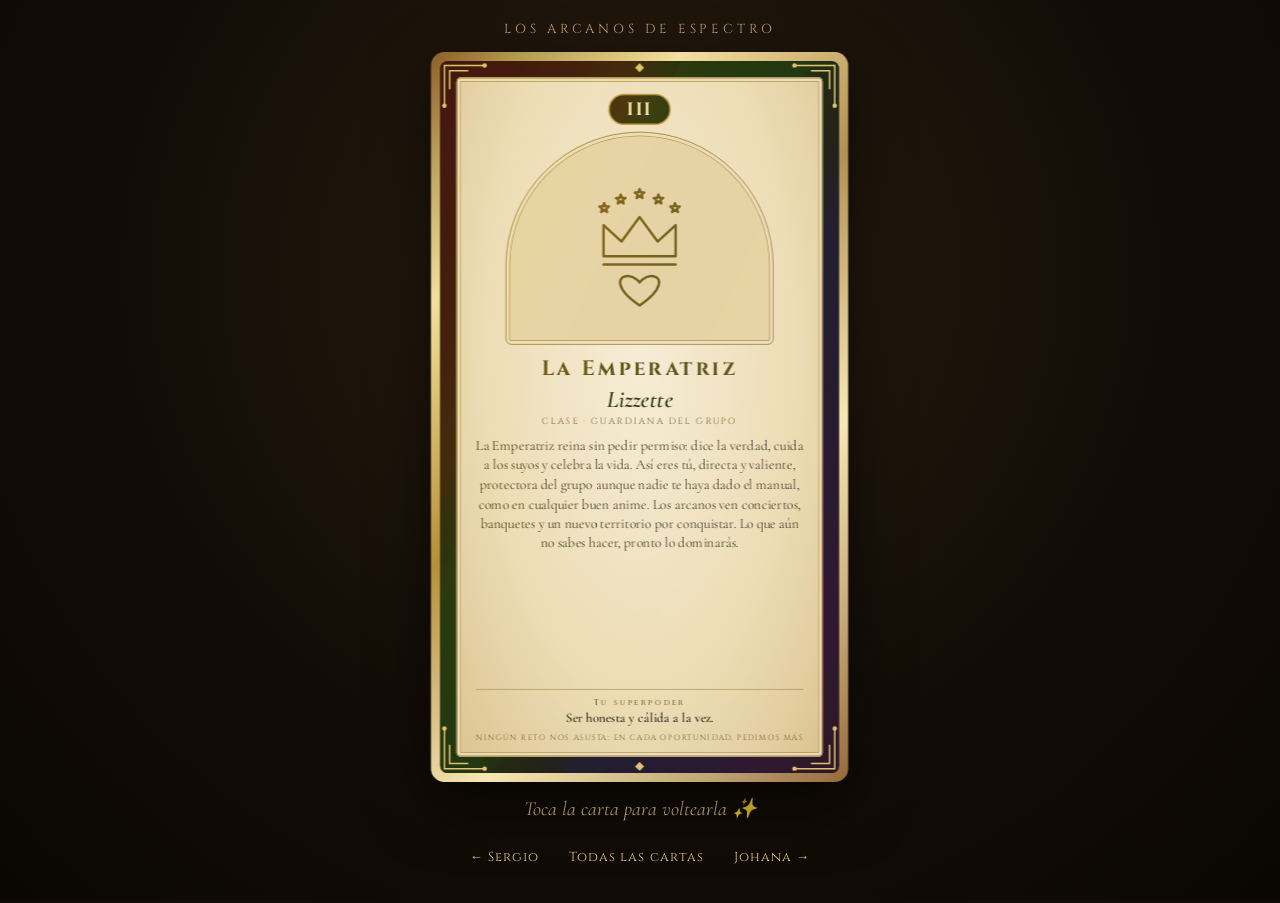
<file: lizzette/index.html>
<!doctype html>
<html lang="es"><head><meta charset="utf-8"><meta name="viewport" content="width=device-width,initial-scale=1">
<title>La Emperatriz · Lizzette | ESPECTRO</title>
<meta name="description" content="Tu carta del tarot de ESPECTRO: La Emperatriz. Tócala para voltearla.">
<meta property="og:title" content="Lizzette, tu carta es La Emperatriz 🔮"><meta property="og:description" content="Los arcanos de ESPECTRO · Tócala para descubrirla.">
<meta name="theme-color" content="#120c06">
<link rel="preconnect" href="https://fonts.googleapis.com"><link rel="preconnect" href="https://fonts.gstatic.com" crossorigin><link rel="stylesheet" href="https://fonts.googleapis.com/css2?family=Cinzel:wght@500;700&family=Cormorant+Garamond:ital,wght@0,500;0,600;1,500;1,600&display=swap"><link rel="stylesheet" href="../assets/cartas.css"></head>
<body class="solo">
<main class="stage">
<p class="kicker">Los arcanos de ESPECTRO</p>
<div class="fit" data-fit>
<button class="flip-btn" type="button" aria-pressed="false" aria-label="Carta de Lizzette: La Emperatriz. Toca para voltear">
<div class="tilt"><div class="flipper">
<article class="card face cara-frente"><div class="wood">
<svg class="corners" viewBox="0 0 536 956" aria-hidden="true"><path d="M6 60 L6 6 L60 6 M13 38 L13 13 L38 13 M476 6 L530 6 L530 60 M498 13 L523 13 L523 38 M6 896 L6 950 L60 950 M13 918 L13 943 L38 943 M476 950 L530 950 L530 896 M498 943 L523 943 L523 918"/><circle cx="6" cy="60" r="3"/><circle cx="60" cy="6" r="3"/><circle cx="476" cy="6" r="3"/><circle cx="530" cy="60" r="3"/><circle cx="6" cy="896" r="3"/><circle cx="60" cy="950" r="3"/><circle cx="476" cy="950" r="3"/><circle cx="530" cy="896" r="3"/><polygon points="268,3 274,9 268,15 262,9"/><polygon points="268,941 274,947 268,953 262,947"/></svg>
<div class="parch">
<div class="num">III</div>
<div class="ill"><svg viewBox="0 0 200 200" aria-hidden="true"><polygon points="56.8,57.2 58.2,61.1 62.5,61.3 59.2,63.9 60.3,68.0 56.8,65.7 53.2,68.0 54.4,63.9 51.1,61.3 55.3,61.1"/><polygon points="77.0,46.7 78.5,50.7 82.7,50.8 79.4,53.5 80.5,57.5 77.0,55.2 73.5,57.5 74.6,53.5 71.3,50.8 75.5,50.7"/><polygon points="100.0,40.0 101.5,44.0 105.7,44.1 102.4,46.8 103.5,50.9 100.0,48.5 96.5,50.9 97.6,46.8 94.3,44.1 98.5,44.0"/><polygon points="123.0,46.7 124.5,50.7 128.7,50.8 125.4,53.5 126.5,57.5 123.0,55.2 119.5,57.5 120.6,53.5 117.3,50.8 121.5,50.7"/><polygon points="143.2,57.2 144.7,61.1 148.9,61.3 145.6,63.9 146.8,68.0 143.2,65.7 139.7,68.0 140.8,63.9 137.5,61.3 141.8,61.1"/><path d="M56 122 L56 84 L78 104 L100 74 L122 104 L144 84 L144 122 Z"/><line x1="56" y1="132" x2="144" y2="132"/><path d="M100 182 C70 162 72 146 86 146 C94 146 100 154 100 154 C100 154 106 146 114 146 C128 146 130 162 100 182 Z"/></svg></div>
<h2 class="arc">La Emperatriz</h2>
<p class="who">Lizzette</p>
<p class="cls">Clase · Guardiana del grupo</p>
<p class="msg">La Emperatriz reina sin pedir permiso: dice la verdad, cuida a los suyos y celebra la vida. Así eres tú, directa y valiente, protectora del grupo aunque nadie te haya dado el manual, como en cualquier buen anime. Los arcanos ven conciertos, banquetes y un nuevo territorio por conquistar. Lo que aún no sabes hacer, pronto lo dominarás.</p>
<p class="pow"><span>Tu superpoder</span>Ser honesta y cálida a la vez.</p>
<p class="reto">Ningún reto nos asusta: en cada oportunidad, pedimos más</p>
</div></div><span class="holo" aria-hidden="true"></span></article>
<article class="card face cara-reverso" aria-hidden="true"><div class="wood">
<svg class="corners" viewBox="0 0 536 956" aria-hidden="true"><path d="M6 60 L6 6 L60 6 M13 38 L13 13 L38 13 M476 6 L530 6 L530 60 M498 13 L523 13 L523 38 M6 896 L6 950 L60 950 M13 918 L13 943 L38 943 M476 950 L530 950 L530 896 M498 943 L523 943 L523 918"/><circle cx="6" cy="60" r="3"/><circle cx="60" cy="6" r="3"/><circle cx="476" cy="6" r="3"/><circle cx="530" cy="60" r="3"/><circle cx="6" cy="896" r="3"/><circle cx="60" cy="950" r="3"/><circle cx="476" cy="950" r="3"/><circle cx="530" cy="896" r="3"/><polygon points="268,3 274,9 268,15 262,9"/><polygon points="268,941 274,947 268,953 262,947"/></svg>
<div class="back">
<svg viewBox="0 0 492 912" preserveAspectRatio="none" role="img" aria-label="Reverso de las cartas ESPECTRO">
<rect class="ln" x="10" y="10" width="472" height="892" rx="4"/>
<rect class="ln" x="18" y="18" width="456" height="876" rx="2" style="stroke-width: 1; opacity: .7"/>
<g class="fill">
<polygon transform="translate(34 34)" points="4,0 12,0 12,4 16,4 16,0 24,0 24,4 28,4 28,12 24,12 24,16 20,16 20,20 16,20 16,24 12,24 12,20 8,20 8,16 4,16 4,12 0,12 0,4 4,4"/>
<polygon transform="translate(430 34)" points="4,0 12,0 12,4 16,4 16,0 24,0 24,4 28,4 28,12 24,12 24,16 20,16 20,20 16,20 16,24 12,24 12,20 8,20 8,16 4,16 4,12 0,12 0,4 4,4"/>
<polygon transform="translate(34 854)" points="4,0 12,0 12,4 16,4 16,0 24,0 24,4 28,4 28,12 24,12 24,16 20,16 20,20 16,20 16,24 12,24 12,20 8,20 8,16 4,16 4,12 0,12 0,4 4,4"/>
<polygon transform="translate(430 854)" points="4,0 12,0 12,4 16,4 16,0 24,0 24,4 28,4 28,12 24,12 24,16 20,16 20,20 16,20 16,24 12,24 12,20 8,20 8,16 4,16 4,12 0,12 0,4 4,4"/>
</g>
<line x1="246.0" y1="298.0" x2="246.0" y2="242.0" class="g1"/><line x1="270.7" y1="299.9" x2="275.1" y2="272.3" class="g1"/><line x1="294.8" y1="305.7" x2="312.1" y2="252.5" class="g1"/><line x1="317.7" y1="315.2" x2="330.4" y2="290.3" class="g1"/><line x1="338.9" y1="328.2" x2="371.8" y2="282.9" class="g1"/><line x1="357.7" y1="344.3" x2="377.5" y2="324.5" class="g1"/><line x1="373.8" y1="363.1" x2="419.1" y2="330.2" class="g1"/><line x1="386.8" y1="384.3" x2="411.7" y2="371.6" class="g1"/><line x1="396.3" y1="407.2" x2="449.5" y2="389.9" class="g1"/><line x1="402.1" y1="431.3" x2="429.7" y2="426.9" class="g1"/><line x1="404.0" y1="456.0" x2="460.0" y2="456.0" class="g1"/><line x1="402.1" y1="480.7" x2="429.7" y2="485.1" class="g1"/><line x1="396.3" y1="504.8" x2="449.5" y2="522.1" class="g1"/><line x1="386.8" y1="527.7" x2="411.7" y2="540.4" class="g1"/><line x1="373.8" y1="548.9" x2="419.1" y2="581.8" class="g1"/><line x1="357.7" y1="567.7" x2="377.5" y2="587.5" class="g1"/><line x1="338.9" y1="583.8" x2="371.8" y2="629.1" class="g1"/><line x1="317.7" y1="596.8" x2="330.4" y2="621.7" class="g1"/><line x1="294.8" y1="606.3" x2="312.1" y2="659.5" class="g1"/><line x1="270.7" y1="612.1" x2="275.1" y2="639.7" class="g1"/><line x1="246.0" y1="614.0" x2="246.0" y2="670.0" class="g1"/><line x1="221.3" y1="612.1" x2="216.9" y2="639.7" class="g1"/><line x1="197.2" y1="606.3" x2="179.9" y2="659.5" class="g1"/><line x1="174.3" y1="596.8" x2="161.6" y2="621.7" class="g1"/><line x1="153.1" y1="583.8" x2="120.2" y2="629.1" class="g1"/><line x1="134.3" y1="567.7" x2="114.5" y2="587.5" class="g1"/><line x1="118.2" y1="548.9" x2="72.9" y2="581.8" class="g1"/><line x1="105.2" y1="527.7" x2="80.3" y2="540.4" class="g1"/><line x1="95.7" y1="504.8" x2="42.5" y2="522.1" class="g1"/><line x1="89.9" y1="480.7" x2="62.3" y2="485.1" class="g1"/><line x1="88.0" y1="456.0" x2="32.0" y2="456.0" class="g1"/><line x1="89.9" y1="431.3" x2="62.3" y2="426.9" class="g1"/><line x1="95.7" y1="407.2" x2="42.5" y2="389.9" class="g1"/><line x1="105.2" y1="384.3" x2="80.3" y2="371.6" class="g1"/><line x1="118.2" y1="363.1" x2="72.9" y2="330.2" class="g1"/><line x1="134.3" y1="344.3" x2="114.5" y2="324.5" class="g1"/><line x1="153.1" y1="328.2" x2="120.2" y2="282.9" class="g1"/><line x1="174.3" y1="315.2" x2="161.6" y2="290.3" class="g1"/><line x1="197.2" y1="305.7" x2="179.9" y2="252.5" class="g1"/><line x1="221.3" y1="299.9" x2="216.9" y2="272.3" class="g1"/>
<circle class="ln" cx="246" cy="456" r="156"/>
<circle class="ln" cx="246" cy="456" r="116" style="stroke-width: 1.4"/>
<circle class="ln" cx="246" cy="456" r="102" style="stroke-dasharray: 2 7"/>
<circle cx="246.0" cy="320.0" r="9" fill="#E5383B" class="gem"/><circle cx="325.9" cy="346.0" r="9" fill="#F77F00" class="gem"/><circle cx="375.3" cy="414.0" r="9" fill="#FFD23F" class="gem"/><circle cx="375.3" cy="498.0" r="9" fill="#3DDC84" class="gem"/><circle cx="325.9" cy="566.0" r="9" fill="#F5F3EE" class="gem"/><circle cx="246.0" cy="592.0" r="9" fill="#3A86FF" class="gem"/><circle cx="166.1" cy="566.0" r="9" fill="#8338EC" class="gem"/><circle cx="116.7" cy="498.0" r="9" fill="#FF5DA2" class="gem"/><circle cx="116.7" cy="414.0" r="9" fill="#111111" class="gem"/><circle cx="166.1" cy="346.0" r="9" fill="#9E9E9E" class="gem"/>
<polygon class="g2" points="246.0,370.0 320.5,413.0 320.5,499.0 246.0,542.0 171.5,499.0 171.5,413.0"/>
<polygon class="g2" points="246.0,410.0 206.0,480.0 286.0,480.0"/>
<line class="g2" x1="246.0" y1="410.0" x2="246.0" y2="370.0"/><line class="g2" x1="246.0" y1="410.0" x2="320.5" y2="413.0"/><line class="g2" x1="246.0" y1="410.0" x2="171.5" y2="413.0"/><line class="g2" x1="206.0" y1="480.0" x2="171.5" y2="413.0"/><line class="g2" x1="206.0" y1="480.0" x2="171.5" y2="499.0"/><line class="g2" x1="206.0" y1="480.0" x2="246.0" y2="542.0"/><line class="g2" x1="286.0" y1="480.0" x2="320.5" y2="413.0"/><line class="g2" x1="286.0" y1="480.0" x2="320.5" y2="499.0"/><line class="g2" x1="286.0" y1="480.0" x2="246.0" y2="542.0"/>
<polygon class="fill" points="246.0,446.0 248.8,455.2 258.0,458.0 248.8,460.8 246.0,470.0 243.2,460.8 234.0,458.0 243.2,455.2"/>
<polygon class="fill" points="70.0,292.0 71.8,298.2 78.0,300.0 71.8,301.8 70.0,308.0 68.2,301.8 62.0,300.0 68.2,298.2"/><polygon class="fill" points="422.0,292.0 423.8,298.2 430.0,300.0 423.8,301.8 422.0,308.0 420.2,301.8 414.0,300.0 420.2,298.2"/><polygon class="fill" points="70.0,604.0 71.8,610.2 78.0,612.0 71.8,613.8 70.0,620.0 68.2,613.8 62.0,612.0 68.2,610.2"/><polygon class="fill" points="422.0,604.0 423.8,610.2 430.0,612.0 423.8,613.8 422.0,620.0 420.2,613.8 414.0,612.0 420.2,610.2"/><polygon class="fill" points="120.0,222.0 121.8,228.2 128.0,230.0 121.8,231.8 120.0,238.0 118.2,231.8 112.0,230.0 118.2,228.2"/><polygon class="fill" points="372.0,222.0 373.8,228.2 380.0,230.0 373.8,231.8 372.0,238.0 370.2,231.8 364.0,230.0 370.2,228.2"/><polygon class="fill" points="120.0,674.0 121.8,680.2 128.0,682.0 121.8,683.8 120.0,690.0 118.2,683.8 112.0,682.0 118.2,680.2"/><polygon class="fill" points="372.0,674.0 373.8,680.2 380.0,682.0 373.8,683.8 372.0,690.0 370.2,683.8 364.0,682.0 370.2,680.2"/>
<g id="top">
<g class="ln"><ellipse cx="246" cy="96" rx="11" ry="15"/><circle cx="246" cy="76" r="6"/><line x1="246" y1="83" x2="246" y2="110"/><line x1="236" y1="88" x2="223" y2="82"/><line x1="235" y1="97" x2="220" y2="97"/><line x1="236" y1="106" x2="223" y2="113"/><line x1="256" y1="88" x2="269" y2="82"/><line x1="257" y1="97" x2="272" y2="97"/><line x1="256" y1="106" x2="269" y2="113"/><line x1="243" y1="71" x2="236" y2="62"/><line x1="249" y1="71" x2="256" y2="62"/></g>
<g transform="translate(170 118) scale(0.34)"><path class="ln" style="stroke-width: 6" d="M94.2 42.0 A58 58 0 1 0 141.6 130.1 A50 50 0 0 1 94.2 42.0 Z"/></g>
<g transform="translate(322 118) scale(-0.34 0.34)"><path class="ln" style="stroke-width: 6" d="M94.2 42.0 A58 58 0 1 0 141.6 130.1 A50 50 0 0 1 94.2 42.0 Z"/></g>
<circle class="ln" cx="246" cy="152" r="13"/>
<g class="ln"><line x1="246" y1="131" x2="246" y2="135"/><line x1="246" y1="169" x2="246" y2="173"/><line x1="225" y1="152" x2="229" y2="152"/><line x1="263" y1="152" x2="267" y2="152"/><line x1="231" y1="137" x2="234" y2="140"/><line x1="258" y1="164" x2="261" y2="167"/><line x1="231" y1="167" x2="234" y2="164"/><line x1="258" y1="140" x2="261" y2="137"/></g>
</g>
<g transform="rotate(180 246 456)">
<g class="ln"><ellipse cx="246" cy="96" rx="11" ry="15"/><circle cx="246" cy="76" r="6"/><line x1="246" y1="83" x2="246" y2="110"/><line x1="236" y1="88" x2="223" y2="82"/><line x1="235" y1="97" x2="220" y2="97"/><line x1="236" y1="106" x2="223" y2="113"/><line x1="256" y1="88" x2="269" y2="82"/><line x1="257" y1="97" x2="272" y2="97"/><line x1="256" y1="106" x2="269" y2="113"/><line x1="243" y1="71" x2="236" y2="62"/><line x1="249" y1="71" x2="256" y2="62"/></g>
<g transform="translate(170 118) scale(0.34)"><path class="ln" style="stroke-width: 6" d="M94.2 42.0 A58 58 0 1 0 141.6 130.1 A50 50 0 0 1 94.2 42.0 Z"/></g>
<g transform="translate(322 118) scale(-0.34 0.34)"><path class="ln" style="stroke-width: 6" d="M94.2 42.0 A58 58 0 1 0 141.6 130.1 A50 50 0 0 1 94.2 42.0 Z"/></g>
<circle class="ln" cx="246" cy="152" r="13"/>
<g class="ln"><line x1="246" y1="131" x2="246" y2="135"/><line x1="246" y1="169" x2="246" y2="173"/><line x1="225" y1="152" x2="229" y2="152"/><line x1="263" y1="152" x2="267" y2="152"/><line x1="231" y1="137" x2="234" y2="140"/><line x1="258" y1="164" x2="261" y2="167"/><line x1="231" y1="167" x2="234" y2="164"/><line x1="258" y1="140" x2="261" y2="137"/></g>
</g>
</svg>
</div>
</div></article>
</div></div></button>
</div>
<p class="hint">Toca la carta para voltearla ✨</p>
<nav class="nav" aria-label="Otras cartas"><a href="../sergio/">← Sergio</a><a href="../">Todas las cartas</a><a href="../johana/">Johana →</a></nav>
</main>
<script src="../assets/cartas.js"></script>
</body></html>
</file>
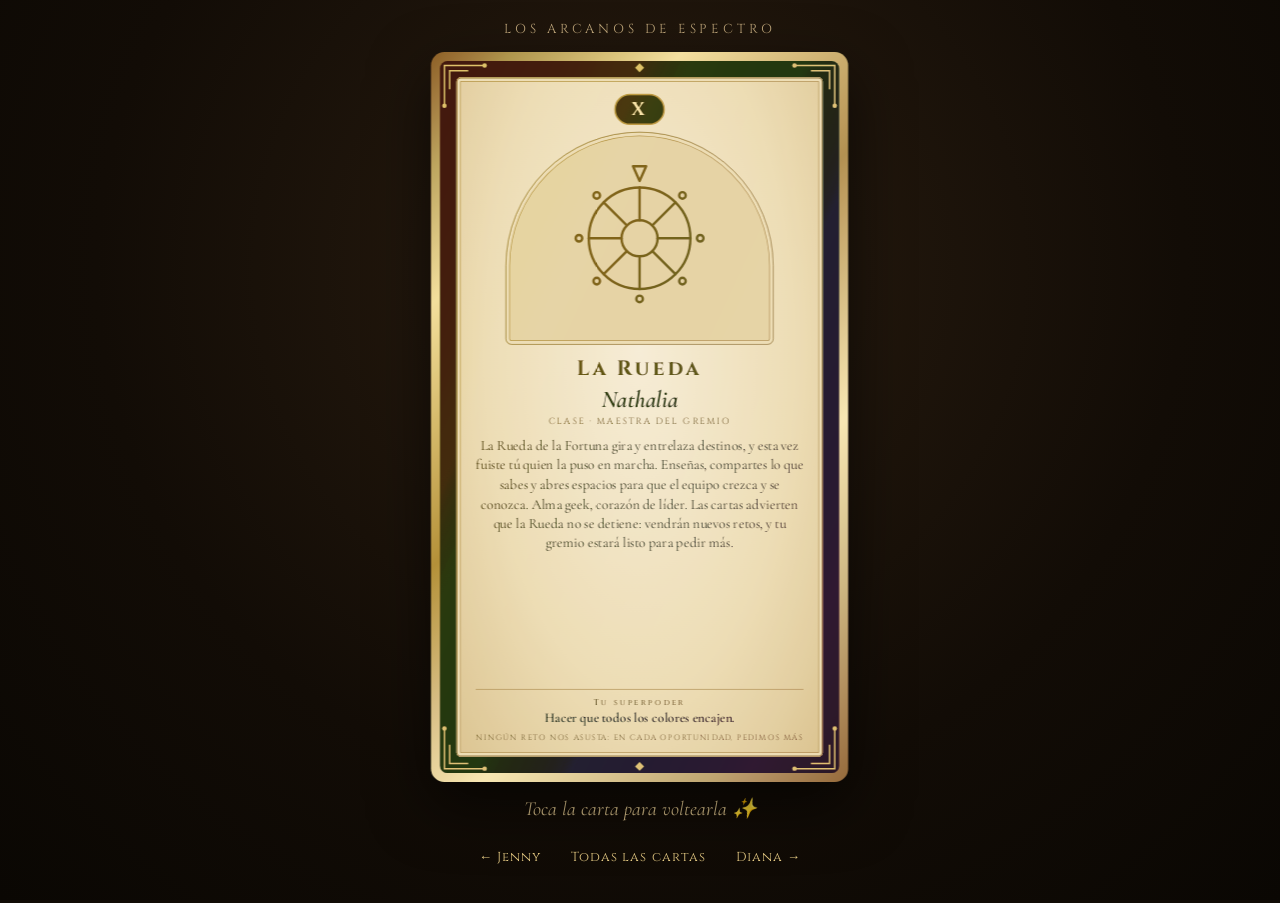
<file: nathalia/index.html>
<!doctype html>
<html lang="es"><head><meta charset="utf-8"><meta name="viewport" content="width=device-width,initial-scale=1">
<title>La Rueda · Nathalia | ESPECTRO</title>
<meta name="description" content="Tu carta del tarot de ESPECTRO: La Rueda. Tócala para voltearla.">
<meta property="og:title" content="Nathalia, tu carta es La Rueda 🔮"><meta property="og:description" content="Los arcanos de ESPECTRO · Tócala para descubrirla.">
<meta name="theme-color" content="#120c06">
<link rel="preconnect" href="https://fonts.googleapis.com"><link rel="preconnect" href="https://fonts.gstatic.com" crossorigin><link rel="stylesheet" href="https://fonts.googleapis.com/css2?family=Cinzel:wght@500;700&family=Cormorant+Garamond:ital,wght@0,500;0,600;1,500;1,600&display=swap"><link rel="stylesheet" href="../assets/cartas.css"></head>
<body class="solo">
<main class="stage">
<p class="kicker">Los arcanos de ESPECTRO</p>
<div class="fit" data-fit>
<button class="flip-btn" type="button" aria-pressed="false" aria-label="Carta de Nathalia: La Rueda. Toca para voltear">
<div class="tilt"><div class="flipper">
<article class="card face cara-frente"><div class="wood">
<svg class="corners" viewBox="0 0 536 956" aria-hidden="true"><path d="M6 60 L6 6 L60 6 M13 38 L13 13 L38 13 M476 6 L530 6 L530 60 M498 13 L523 13 L523 38 M6 896 L6 950 L60 950 M13 918 L13 943 L38 943 M476 950 L530 950 L530 896 M498 943 L523 943 L523 918"/><circle cx="6" cy="60" r="3"/><circle cx="60" cy="6" r="3"/><circle cx="476" cy="6" r="3"/><circle cx="530" cy="60" r="3"/><circle cx="6" cy="896" r="3"/><circle cx="60" cy="950" r="3"/><circle cx="476" cy="950" r="3"/><circle cx="530" cy="896" r="3"/><polygon points="268,3 274,9 268,15 262,9"/><polygon points="268,941 274,947 268,953 262,947"/></svg>
<div class="parch">
<div class="num">X</div>
<div class="ill"><svg viewBox="0 0 200 200" aria-hidden="true"><circle cx="100" cy="100" r="62"/><circle cx="100" cy="100" r="22"/><line x1="122" y1="100" x2="162" y2="100"/><line x1="115.6" y1="115.6" x2="143.8" y2="143.8"/><line x1="100" y1="122" x2="100" y2="162"/><line x1="84.4" y1="115.6" x2="56.2" y2="143.8"/><line x1="78" y1="100" x2="38" y2="100"/><line x1="84.4" y1="84.4" x2="56.2" y2="56.2"/><line x1="100" y1="78" x2="100" y2="38"/><line x1="115.6" y1="84.4" x2="143.8" y2="56.2"/><circle cx="174" cy="100" r="4"/><circle cx="152.3" cy="152.3" r="4"/><circle cx="100" cy="174" r="4"/><circle cx="47.7" cy="152.3" r="4"/><circle cx="26" cy="100" r="4"/><circle cx="47.7" cy="47.7" r="4"/><circle cx="152.3" cy="47.7" r="4"/><polygon points="100,30 92,12 108,12"/></svg></div>
<h2 class="arc">La Rueda</h2>
<p class="who">Nathalia</p>
<p class="cls">Clase · Maestra del gremio</p>
<p class="msg">La Rueda de la Fortuna gira y entrelaza destinos, y esta vez fuiste tú quien la puso en marcha. Enseñas, compartes lo que sabes y abres espacios para que el equipo crezca y se conozca. Alma geek, corazón de líder. Las cartas advierten que la Rueda no se detiene: vendrán nuevos retos, y tu gremio estará listo para pedir más.</p>
<p class="pow"><span>Tu superpoder</span>Hacer que todos los colores encajen.</p>
<p class="reto">Ningún reto nos asusta: en cada oportunidad, pedimos más</p>
</div></div><span class="holo" aria-hidden="true"></span></article>
<article class="card face cara-reverso" aria-hidden="true"><div class="wood">
<svg class="corners" viewBox="0 0 536 956" aria-hidden="true"><path d="M6 60 L6 6 L60 6 M13 38 L13 13 L38 13 M476 6 L530 6 L530 60 M498 13 L523 13 L523 38 M6 896 L6 950 L60 950 M13 918 L13 943 L38 943 M476 950 L530 950 L530 896 M498 943 L523 943 L523 918"/><circle cx="6" cy="60" r="3"/><circle cx="60" cy="6" r="3"/><circle cx="476" cy="6" r="3"/><circle cx="530" cy="60" r="3"/><circle cx="6" cy="896" r="3"/><circle cx="60" cy="950" r="3"/><circle cx="476" cy="950" r="3"/><circle cx="530" cy="896" r="3"/><polygon points="268,3 274,9 268,15 262,9"/><polygon points="268,941 274,947 268,953 262,947"/></svg>
<div class="back">
<svg viewBox="0 0 492 912" preserveAspectRatio="none" role="img" aria-label="Reverso de las cartas ESPECTRO">
<rect class="ln" x="10" y="10" width="472" height="892" rx="4"/>
<rect class="ln" x="18" y="18" width="456" height="876" rx="2" style="stroke-width: 1; opacity: .7"/>
<g class="fill">
<polygon transform="translate(34 34)" points="4,0 12,0 12,4 16,4 16,0 24,0 24,4 28,4 28,12 24,12 24,16 20,16 20,20 16,20 16,24 12,24 12,20 8,20 8,16 4,16 4,12 0,12 0,4 4,4"/>
<polygon transform="translate(430 34)" points="4,0 12,0 12,4 16,4 16,0 24,0 24,4 28,4 28,12 24,12 24,16 20,16 20,20 16,20 16,24 12,24 12,20 8,20 8,16 4,16 4,12 0,12 0,4 4,4"/>
<polygon transform="translate(34 854)" points="4,0 12,0 12,4 16,4 16,0 24,0 24,4 28,4 28,12 24,12 24,16 20,16 20,20 16,20 16,24 12,24 12,20 8,20 8,16 4,16 4,12 0,12 0,4 4,4"/>
<polygon transform="translate(430 854)" points="4,0 12,0 12,4 16,4 16,0 24,0 24,4 28,4 28,12 24,12 24,16 20,16 20,20 16,20 16,24 12,24 12,20 8,20 8,16 4,16 4,12 0,12 0,4 4,4"/>
</g>
<line x1="246.0" y1="298.0" x2="246.0" y2="242.0" class="g1"/><line x1="270.7" y1="299.9" x2="275.1" y2="272.3" class="g1"/><line x1="294.8" y1="305.7" x2="312.1" y2="252.5" class="g1"/><line x1="317.7" y1="315.2" x2="330.4" y2="290.3" class="g1"/><line x1="338.9" y1="328.2" x2="371.8" y2="282.9" class="g1"/><line x1="357.7" y1="344.3" x2="377.5" y2="324.5" class="g1"/><line x1="373.8" y1="363.1" x2="419.1" y2="330.2" class="g1"/><line x1="386.8" y1="384.3" x2="411.7" y2="371.6" class="g1"/><line x1="396.3" y1="407.2" x2="449.5" y2="389.9" class="g1"/><line x1="402.1" y1="431.3" x2="429.7" y2="426.9" class="g1"/><line x1="404.0" y1="456.0" x2="460.0" y2="456.0" class="g1"/><line x1="402.1" y1="480.7" x2="429.7" y2="485.1" class="g1"/><line x1="396.3" y1="504.8" x2="449.5" y2="522.1" class="g1"/><line x1="386.8" y1="527.7" x2="411.7" y2="540.4" class="g1"/><line x1="373.8" y1="548.9" x2="419.1" y2="581.8" class="g1"/><line x1="357.7" y1="567.7" x2="377.5" y2="587.5" class="g1"/><line x1="338.9" y1="583.8" x2="371.8" y2="629.1" class="g1"/><line x1="317.7" y1="596.8" x2="330.4" y2="621.7" class="g1"/><line x1="294.8" y1="606.3" x2="312.1" y2="659.5" class="g1"/><line x1="270.7" y1="612.1" x2="275.1" y2="639.7" class="g1"/><line x1="246.0" y1="614.0" x2="246.0" y2="670.0" class="g1"/><line x1="221.3" y1="612.1" x2="216.9" y2="639.7" class="g1"/><line x1="197.2" y1="606.3" x2="179.9" y2="659.5" class="g1"/><line x1="174.3" y1="596.8" x2="161.6" y2="621.7" class="g1"/><line x1="153.1" y1="583.8" x2="120.2" y2="629.1" class="g1"/><line x1="134.3" y1="567.7" x2="114.5" y2="587.5" class="g1"/><line x1="118.2" y1="548.9" x2="72.9" y2="581.8" class="g1"/><line x1="105.2" y1="527.7" x2="80.3" y2="540.4" class="g1"/><line x1="95.7" y1="504.8" x2="42.5" y2="522.1" class="g1"/><line x1="89.9" y1="480.7" x2="62.3" y2="485.1" class="g1"/><line x1="88.0" y1="456.0" x2="32.0" y2="456.0" class="g1"/><line x1="89.9" y1="431.3" x2="62.3" y2="426.9" class="g1"/><line x1="95.7" y1="407.2" x2="42.5" y2="389.9" class="g1"/><line x1="105.2" y1="384.3" x2="80.3" y2="371.6" class="g1"/><line x1="118.2" y1="363.1" x2="72.9" y2="330.2" class="g1"/><line x1="134.3" y1="344.3" x2="114.5" y2="324.5" class="g1"/><line x1="153.1" y1="328.2" x2="120.2" y2="282.9" class="g1"/><line x1="174.3" y1="315.2" x2="161.6" y2="290.3" class="g1"/><line x1="197.2" y1="305.7" x2="179.9" y2="252.5" class="g1"/><line x1="221.3" y1="299.9" x2="216.9" y2="272.3" class="g1"/>
<circle class="ln" cx="246" cy="456" r="156"/>
<circle class="ln" cx="246" cy="456" r="116" style="stroke-width: 1.4"/>
<circle class="ln" cx="246" cy="456" r="102" style="stroke-dasharray: 2 7"/>
<circle cx="246.0" cy="320.0" r="9" fill="#E5383B" class="gem"/><circle cx="325.9" cy="346.0" r="9" fill="#F77F00" class="gem"/><circle cx="375.3" cy="414.0" r="9" fill="#FFD23F" class="gem"/><circle cx="375.3" cy="498.0" r="9" fill="#3DDC84" class="gem"/><circle cx="325.9" cy="566.0" r="9" fill="#F5F3EE" class="gem"/><circle cx="246.0" cy="592.0" r="9" fill="#3A86FF" class="gem"/><circle cx="166.1" cy="566.0" r="9" fill="#8338EC" class="gem"/><circle cx="116.7" cy="498.0" r="9" fill="#FF5DA2" class="gem"/><circle cx="116.7" cy="414.0" r="9" fill="#111111" class="gem"/><circle cx="166.1" cy="346.0" r="9" fill="#9E9E9E" class="gem"/>
<polygon class="g2" points="246.0,370.0 320.5,413.0 320.5,499.0 246.0,542.0 171.5,499.0 171.5,413.0"/>
<polygon class="g2" points="246.0,410.0 206.0,480.0 286.0,480.0"/>
<line class="g2" x1="246.0" y1="410.0" x2="246.0" y2="370.0"/><line class="g2" x1="246.0" y1="410.0" x2="320.5" y2="413.0"/><line class="g2" x1="246.0" y1="410.0" x2="171.5" y2="413.0"/><line class="g2" x1="206.0" y1="480.0" x2="171.5" y2="413.0"/><line class="g2" x1="206.0" y1="480.0" x2="171.5" y2="499.0"/><line class="g2" x1="206.0" y1="480.0" x2="246.0" y2="542.0"/><line class="g2" x1="286.0" y1="480.0" x2="320.5" y2="413.0"/><line class="g2" x1="286.0" y1="480.0" x2="320.5" y2="499.0"/><line class="g2" x1="286.0" y1="480.0" x2="246.0" y2="542.0"/>
<polygon class="fill" points="246.0,446.0 248.8,455.2 258.0,458.0 248.8,460.8 246.0,470.0 243.2,460.8 234.0,458.0 243.2,455.2"/>
<polygon class="fill" points="70.0,292.0 71.8,298.2 78.0,300.0 71.8,301.8 70.0,308.0 68.2,301.8 62.0,300.0 68.2,298.2"/><polygon class="fill" points="422.0,292.0 423.8,298.2 430.0,300.0 423.8,301.8 422.0,308.0 420.2,301.8 414.0,300.0 420.2,298.2"/><polygon class="fill" points="70.0,604.0 71.8,610.2 78.0,612.0 71.8,613.8 70.0,620.0 68.2,613.8 62.0,612.0 68.2,610.2"/><polygon class="fill" points="422.0,604.0 423.8,610.2 430.0,612.0 423.8,613.8 422.0,620.0 420.2,613.8 414.0,612.0 420.2,610.2"/><polygon class="fill" points="120.0,222.0 121.8,228.2 128.0,230.0 121.8,231.8 120.0,238.0 118.2,231.8 112.0,230.0 118.2,228.2"/><polygon class="fill" points="372.0,222.0 373.8,228.2 380.0,230.0 373.8,231.8 372.0,238.0 370.2,231.8 364.0,230.0 370.2,228.2"/><polygon class="fill" points="120.0,674.0 121.8,680.2 128.0,682.0 121.8,683.8 120.0,690.0 118.2,683.8 112.0,682.0 118.2,680.2"/><polygon class="fill" points="372.0,674.0 373.8,680.2 380.0,682.0 373.8,683.8 372.0,690.0 370.2,683.8 364.0,682.0 370.2,680.2"/>
<g id="top">
<g class="ln"><ellipse cx="246" cy="96" rx="11" ry="15"/><circle cx="246" cy="76" r="6"/><line x1="246" y1="83" x2="246" y2="110"/><line x1="236" y1="88" x2="223" y2="82"/><line x1="235" y1="97" x2="220" y2="97"/><line x1="236" y1="106" x2="223" y2="113"/><line x1="256" y1="88" x2="269" y2="82"/><line x1="257" y1="97" x2="272" y2="97"/><line x1="256" y1="106" x2="269" y2="113"/><line x1="243" y1="71" x2="236" y2="62"/><line x1="249" y1="71" x2="256" y2="62"/></g>
<g transform="translate(170 118) scale(0.34)"><path class="ln" style="stroke-width: 6" d="M94.2 42.0 A58 58 0 1 0 141.6 130.1 A50 50 0 0 1 94.2 42.0 Z"/></g>
<g transform="translate(322 118) scale(-0.34 0.34)"><path class="ln" style="stroke-width: 6" d="M94.2 42.0 A58 58 0 1 0 141.6 130.1 A50 50 0 0 1 94.2 42.0 Z"/></g>
<circle class="ln" cx="246" cy="152" r="13"/>
<g class="ln"><line x1="246" y1="131" x2="246" y2="135"/><line x1="246" y1="169" x2="246" y2="173"/><line x1="225" y1="152" x2="229" y2="152"/><line x1="263" y1="152" x2="267" y2="152"/><line x1="231" y1="137" x2="234" y2="140"/><line x1="258" y1="164" x2="261" y2="167"/><line x1="231" y1="167" x2="234" y2="164"/><line x1="258" y1="140" x2="261" y2="137"/></g>
</g>
<g transform="rotate(180 246 456)">
<g class="ln"><ellipse cx="246" cy="96" rx="11" ry="15"/><circle cx="246" cy="76" r="6"/><line x1="246" y1="83" x2="246" y2="110"/><line x1="236" y1="88" x2="223" y2="82"/><line x1="235" y1="97" x2="220" y2="97"/><line x1="236" y1="106" x2="223" y2="113"/><line x1="256" y1="88" x2="269" y2="82"/><line x1="257" y1="97" x2="272" y2="97"/><line x1="256" y1="106" x2="269" y2="113"/><line x1="243" y1="71" x2="236" y2="62"/><line x1="249" y1="71" x2="256" y2="62"/></g>
<g transform="translate(170 118) scale(0.34)"><path class="ln" style="stroke-width: 6" d="M94.2 42.0 A58 58 0 1 0 141.6 130.1 A50 50 0 0 1 94.2 42.0 Z"/></g>
<g transform="translate(322 118) scale(-0.34 0.34)"><path class="ln" style="stroke-width: 6" d="M94.2 42.0 A58 58 0 1 0 141.6 130.1 A50 50 0 0 1 94.2 42.0 Z"/></g>
<circle class="ln" cx="246" cy="152" r="13"/>
<g class="ln"><line x1="246" y1="131" x2="246" y2="135"/><line x1="246" y1="169" x2="246" y2="173"/><line x1="225" y1="152" x2="229" y2="152"/><line x1="263" y1="152" x2="267" y2="152"/><line x1="231" y1="137" x2="234" y2="140"/><line x1="258" y1="164" x2="261" y2="167"/><line x1="231" y1="167" x2="234" y2="164"/><line x1="258" y1="140" x2="261" y2="137"/></g>
</g>
</svg>
</div>
</div></article>
</div></div></button>
</div>
<p class="hint">Toca la carta para voltearla ✨</p>
<nav class="nav" aria-label="Otras cartas"><a href="../jenny/">← Jenny</a><a href="../">Todas las cartas</a><a href="../diana/">Diana →</a></nav>
</main>
<script src="../assets/cartas.js"></script>
</body></html>
</file>
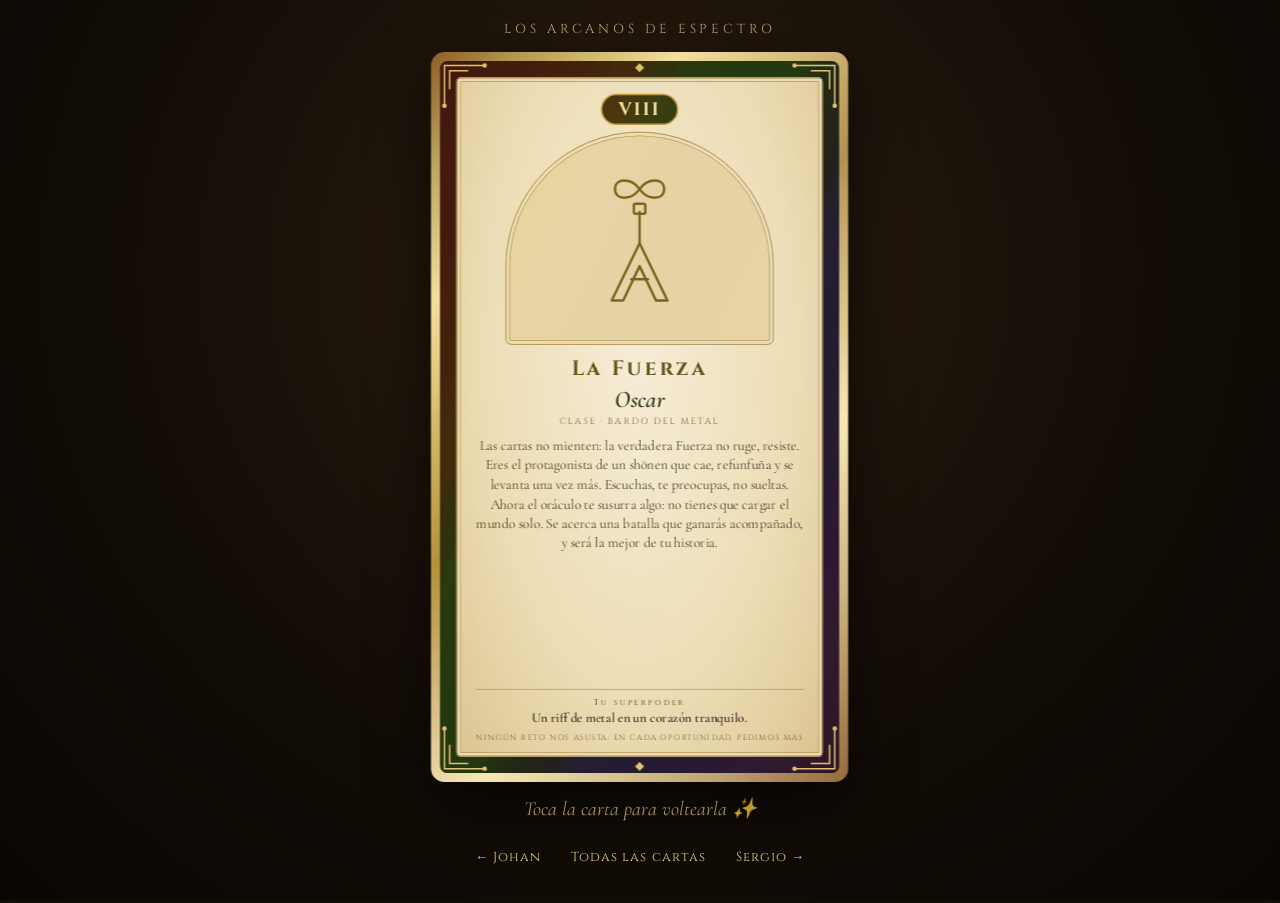
<file: oscar/index.html>
<!doctype html>
<html lang="es"><head><meta charset="utf-8"><meta name="viewport" content="width=device-width,initial-scale=1">
<title>La Fuerza · Oscar | ESPECTRO</title>
<meta name="description" content="Tu carta del tarot de ESPECTRO: La Fuerza. Tócala para voltearla.">
<meta property="og:title" content="Oscar, tu carta es La Fuerza 🔮"><meta property="og:description" content="Los arcanos de ESPECTRO · Tócala para descubrirla.">
<meta name="theme-color" content="#120c06">
<link rel="preconnect" href="https://fonts.googleapis.com"><link rel="preconnect" href="https://fonts.gstatic.com" crossorigin><link rel="stylesheet" href="https://fonts.googleapis.com/css2?family=Cinzel:wght@500;700&family=Cormorant+Garamond:ital,wght@0,500;0,600;1,500;1,600&display=swap"><link rel="stylesheet" href="../assets/cartas.css"></head>
<body class="solo">
<main class="stage">
<p class="kicker">Los arcanos de ESPECTRO</p>
<div class="fit" data-fit>
<button class="flip-btn" type="button" aria-pressed="false" aria-label="Carta de Oscar: La Fuerza. Toca para voltear">
<div class="tilt"><div class="flipper">
<article class="card face cara-frente"><div class="wood">
<svg class="corners" viewBox="0 0 536 956" aria-hidden="true"><path d="M6 60 L6 6 L60 6 M13 38 L13 13 L38 13 M476 6 L530 6 L530 60 M498 13 L523 13 L523 38 M6 896 L6 950 L60 950 M13 918 L13 943 L38 943 M476 950 L530 950 L530 896 M498 943 L523 943 L523 918"/><circle cx="6" cy="60" r="3"/><circle cx="60" cy="6" r="3"/><circle cx="476" cy="6" r="3"/><circle cx="530" cy="60" r="3"/><circle cx="6" cy="896" r="3"/><circle cx="60" cy="950" r="3"/><circle cx="476" cy="950" r="3"/><circle cx="530" cy="896" r="3"/><polygon points="268,3 274,9 268,15 262,9"/><polygon points="268,941 274,947 268,953 262,947"/></svg>
<div class="parch">
<div class="num">VIII</div>
<div class="ill"><svg viewBox="0 0 200 200" aria-hidden="true"><path d="M70 40 C70 26 90 26 100 40 C110 54 130 54 130 40 C130 26 110 26 100 40 C90 54 70 54 70 40 Z"/><path d="M66 176 L100 106 L134 176 L120 176 L100 134 L80 176 Z"/><line x1="100" y1="106" x2="100" y2="68"/><rect x="93" y="58" width="14" height="12" rx="2"/><line x1="90" y1="150" x2="110" y2="150"/></svg></div>
<h2 class="arc">La Fuerza</h2>
<p class="who">Oscar</p>
<p class="cls">Clase · Bardo del metal</p>
<p class="msg">Las cartas no mienten: la verdadera Fuerza no ruge, resiste. Eres el protagonista de un shōnen que cae, refunfuña y se levanta una vez más. Escuchas, te preocupas, no sueltas. Ahora el oráculo te susurra algo: no tienes que cargar el mundo solo. Se acerca una batalla que ganarás acompañado, y será la mejor de tu historia.</p>
<p class="pow"><span>Tu superpoder</span>Un riff de metal en un corazón tranquilo.</p>
<p class="reto">Ningún reto nos asusta: en cada oportunidad, pedimos más</p>
</div></div><span class="holo" aria-hidden="true"></span></article>
<article class="card face cara-reverso" aria-hidden="true"><div class="wood">
<svg class="corners" viewBox="0 0 536 956" aria-hidden="true"><path d="M6 60 L6 6 L60 6 M13 38 L13 13 L38 13 M476 6 L530 6 L530 60 M498 13 L523 13 L523 38 M6 896 L6 950 L60 950 M13 918 L13 943 L38 943 M476 950 L530 950 L530 896 M498 943 L523 943 L523 918"/><circle cx="6" cy="60" r="3"/><circle cx="60" cy="6" r="3"/><circle cx="476" cy="6" r="3"/><circle cx="530" cy="60" r="3"/><circle cx="6" cy="896" r="3"/><circle cx="60" cy="950" r="3"/><circle cx="476" cy="950" r="3"/><circle cx="530" cy="896" r="3"/><polygon points="268,3 274,9 268,15 262,9"/><polygon points="268,941 274,947 268,953 262,947"/></svg>
<div class="back">
<svg viewBox="0 0 492 912" preserveAspectRatio="none" role="img" aria-label="Reverso de las cartas ESPECTRO">
<rect class="ln" x="10" y="10" width="472" height="892" rx="4"/>
<rect class="ln" x="18" y="18" width="456" height="876" rx="2" style="stroke-width: 1; opacity: .7"/>
<g class="fill">
<polygon transform="translate(34 34)" points="4,0 12,0 12,4 16,4 16,0 24,0 24,4 28,4 28,12 24,12 24,16 20,16 20,20 16,20 16,24 12,24 12,20 8,20 8,16 4,16 4,12 0,12 0,4 4,4"/>
<polygon transform="translate(430 34)" points="4,0 12,0 12,4 16,4 16,0 24,0 24,4 28,4 28,12 24,12 24,16 20,16 20,20 16,20 16,24 12,24 12,20 8,20 8,16 4,16 4,12 0,12 0,4 4,4"/>
<polygon transform="translate(34 854)" points="4,0 12,0 12,4 16,4 16,0 24,0 24,4 28,4 28,12 24,12 24,16 20,16 20,20 16,20 16,24 12,24 12,20 8,20 8,16 4,16 4,12 0,12 0,4 4,4"/>
<polygon transform="translate(430 854)" points="4,0 12,0 12,4 16,4 16,0 24,0 24,4 28,4 28,12 24,12 24,16 20,16 20,20 16,20 16,24 12,24 12,20 8,20 8,16 4,16 4,12 0,12 0,4 4,4"/>
</g>
<line x1="246.0" y1="298.0" x2="246.0" y2="242.0" class="g1"/><line x1="270.7" y1="299.9" x2="275.1" y2="272.3" class="g1"/><line x1="294.8" y1="305.7" x2="312.1" y2="252.5" class="g1"/><line x1="317.7" y1="315.2" x2="330.4" y2="290.3" class="g1"/><line x1="338.9" y1="328.2" x2="371.8" y2="282.9" class="g1"/><line x1="357.7" y1="344.3" x2="377.5" y2="324.5" class="g1"/><line x1="373.8" y1="363.1" x2="419.1" y2="330.2" class="g1"/><line x1="386.8" y1="384.3" x2="411.7" y2="371.6" class="g1"/><line x1="396.3" y1="407.2" x2="449.5" y2="389.9" class="g1"/><line x1="402.1" y1="431.3" x2="429.7" y2="426.9" class="g1"/><line x1="404.0" y1="456.0" x2="460.0" y2="456.0" class="g1"/><line x1="402.1" y1="480.7" x2="429.7" y2="485.1" class="g1"/><line x1="396.3" y1="504.8" x2="449.5" y2="522.1" class="g1"/><line x1="386.8" y1="527.7" x2="411.7" y2="540.4" class="g1"/><line x1="373.8" y1="548.9" x2="419.1" y2="581.8" class="g1"/><line x1="357.7" y1="567.7" x2="377.5" y2="587.5" class="g1"/><line x1="338.9" y1="583.8" x2="371.8" y2="629.1" class="g1"/><line x1="317.7" y1="596.8" x2="330.4" y2="621.7" class="g1"/><line x1="294.8" y1="606.3" x2="312.1" y2="659.5" class="g1"/><line x1="270.7" y1="612.1" x2="275.1" y2="639.7" class="g1"/><line x1="246.0" y1="614.0" x2="246.0" y2="670.0" class="g1"/><line x1="221.3" y1="612.1" x2="216.9" y2="639.7" class="g1"/><line x1="197.2" y1="606.3" x2="179.9" y2="659.5" class="g1"/><line x1="174.3" y1="596.8" x2="161.6" y2="621.7" class="g1"/><line x1="153.1" y1="583.8" x2="120.2" y2="629.1" class="g1"/><line x1="134.3" y1="567.7" x2="114.5" y2="587.5" class="g1"/><line x1="118.2" y1="548.9" x2="72.9" y2="581.8" class="g1"/><line x1="105.2" y1="527.7" x2="80.3" y2="540.4" class="g1"/><line x1="95.7" y1="504.8" x2="42.5" y2="522.1" class="g1"/><line x1="89.9" y1="480.7" x2="62.3" y2="485.1" class="g1"/><line x1="88.0" y1="456.0" x2="32.0" y2="456.0" class="g1"/><line x1="89.9" y1="431.3" x2="62.3" y2="426.9" class="g1"/><line x1="95.7" y1="407.2" x2="42.5" y2="389.9" class="g1"/><line x1="105.2" y1="384.3" x2="80.3" y2="371.6" class="g1"/><line x1="118.2" y1="363.1" x2="72.9" y2="330.2" class="g1"/><line x1="134.3" y1="344.3" x2="114.5" y2="324.5" class="g1"/><line x1="153.1" y1="328.2" x2="120.2" y2="282.9" class="g1"/><line x1="174.3" y1="315.2" x2="161.6" y2="290.3" class="g1"/><line x1="197.2" y1="305.7" x2="179.9" y2="252.5" class="g1"/><line x1="221.3" y1="299.9" x2="216.9" y2="272.3" class="g1"/>
<circle class="ln" cx="246" cy="456" r="156"/>
<circle class="ln" cx="246" cy="456" r="116" style="stroke-width: 1.4"/>
<circle class="ln" cx="246" cy="456" r="102" style="stroke-dasharray: 2 7"/>
<circle cx="246.0" cy="320.0" r="9" fill="#E5383B" class="gem"/><circle cx="325.9" cy="346.0" r="9" fill="#F77F00" class="gem"/><circle cx="375.3" cy="414.0" r="9" fill="#FFD23F" class="gem"/><circle cx="375.3" cy="498.0" r="9" fill="#3DDC84" class="gem"/><circle cx="325.9" cy="566.0" r="9" fill="#F5F3EE" class="gem"/><circle cx="246.0" cy="592.0" r="9" fill="#3A86FF" class="gem"/><circle cx="166.1" cy="566.0" r="9" fill="#8338EC" class="gem"/><circle cx="116.7" cy="498.0" r="9" fill="#FF5DA2" class="gem"/><circle cx="116.7" cy="414.0" r="9" fill="#111111" class="gem"/><circle cx="166.1" cy="346.0" r="9" fill="#9E9E9E" class="gem"/>
<polygon class="g2" points="246.0,370.0 320.5,413.0 320.5,499.0 246.0,542.0 171.5,499.0 171.5,413.0"/>
<polygon class="g2" points="246.0,410.0 206.0,480.0 286.0,480.0"/>
<line class="g2" x1="246.0" y1="410.0" x2="246.0" y2="370.0"/><line class="g2" x1="246.0" y1="410.0" x2="320.5" y2="413.0"/><line class="g2" x1="246.0" y1="410.0" x2="171.5" y2="413.0"/><line class="g2" x1="206.0" y1="480.0" x2="171.5" y2="413.0"/><line class="g2" x1="206.0" y1="480.0" x2="171.5" y2="499.0"/><line class="g2" x1="206.0" y1="480.0" x2="246.0" y2="542.0"/><line class="g2" x1="286.0" y1="480.0" x2="320.5" y2="413.0"/><line class="g2" x1="286.0" y1="480.0" x2="320.5" y2="499.0"/><line class="g2" x1="286.0" y1="480.0" x2="246.0" y2="542.0"/>
<polygon class="fill" points="246.0,446.0 248.8,455.2 258.0,458.0 248.8,460.8 246.0,470.0 243.2,460.8 234.0,458.0 243.2,455.2"/>
<polygon class="fill" points="70.0,292.0 71.8,298.2 78.0,300.0 71.8,301.8 70.0,308.0 68.2,301.8 62.0,300.0 68.2,298.2"/><polygon class="fill" points="422.0,292.0 423.8,298.2 430.0,300.0 423.8,301.8 422.0,308.0 420.2,301.8 414.0,300.0 420.2,298.2"/><polygon class="fill" points="70.0,604.0 71.8,610.2 78.0,612.0 71.8,613.8 70.0,620.0 68.2,613.8 62.0,612.0 68.2,610.2"/><polygon class="fill" points="422.0,604.0 423.8,610.2 430.0,612.0 423.8,613.8 422.0,620.0 420.2,613.8 414.0,612.0 420.2,610.2"/><polygon class="fill" points="120.0,222.0 121.8,228.2 128.0,230.0 121.8,231.8 120.0,238.0 118.2,231.8 112.0,230.0 118.2,228.2"/><polygon class="fill" points="372.0,222.0 373.8,228.2 380.0,230.0 373.8,231.8 372.0,238.0 370.2,231.8 364.0,230.0 370.2,228.2"/><polygon class="fill" points="120.0,674.0 121.8,680.2 128.0,682.0 121.8,683.8 120.0,690.0 118.2,683.8 112.0,682.0 118.2,680.2"/><polygon class="fill" points="372.0,674.0 373.8,680.2 380.0,682.0 373.8,683.8 372.0,690.0 370.2,683.8 364.0,682.0 370.2,680.2"/>
<g id="top">
<g class="ln"><ellipse cx="246" cy="96" rx="11" ry="15"/><circle cx="246" cy="76" r="6"/><line x1="246" y1="83" x2="246" y2="110"/><line x1="236" y1="88" x2="223" y2="82"/><line x1="235" y1="97" x2="220" y2="97"/><line x1="236" y1="106" x2="223" y2="113"/><line x1="256" y1="88" x2="269" y2="82"/><line x1="257" y1="97" x2="272" y2="97"/><line x1="256" y1="106" x2="269" y2="113"/><line x1="243" y1="71" x2="236" y2="62"/><line x1="249" y1="71" x2="256" y2="62"/></g>
<g transform="translate(170 118) scale(0.34)"><path class="ln" style="stroke-width: 6" d="M94.2 42.0 A58 58 0 1 0 141.6 130.1 A50 50 0 0 1 94.2 42.0 Z"/></g>
<g transform="translate(322 118) scale(-0.34 0.34)"><path class="ln" style="stroke-width: 6" d="M94.2 42.0 A58 58 0 1 0 141.6 130.1 A50 50 0 0 1 94.2 42.0 Z"/></g>
<circle class="ln" cx="246" cy="152" r="13"/>
<g class="ln"><line x1="246" y1="131" x2="246" y2="135"/><line x1="246" y1="169" x2="246" y2="173"/><line x1="225" y1="152" x2="229" y2="152"/><line x1="263" y1="152" x2="267" y2="152"/><line x1="231" y1="137" x2="234" y2="140"/><line x1="258" y1="164" x2="261" y2="167"/><line x1="231" y1="167" x2="234" y2="164"/><line x1="258" y1="140" x2="261" y2="137"/></g>
</g>
<g transform="rotate(180 246 456)">
<g class="ln"><ellipse cx="246" cy="96" rx="11" ry="15"/><circle cx="246" cy="76" r="6"/><line x1="246" y1="83" x2="246" y2="110"/><line x1="236" y1="88" x2="223" y2="82"/><line x1="235" y1="97" x2="220" y2="97"/><line x1="236" y1="106" x2="223" y2="113"/><line x1="256" y1="88" x2="269" y2="82"/><line x1="257" y1="97" x2="272" y2="97"/><line x1="256" y1="106" x2="269" y2="113"/><line x1="243" y1="71" x2="236" y2="62"/><line x1="249" y1="71" x2="256" y2="62"/></g>
<g transform="translate(170 118) scale(0.34)"><path class="ln" style="stroke-width: 6" d="M94.2 42.0 A58 58 0 1 0 141.6 130.1 A50 50 0 0 1 94.2 42.0 Z"/></g>
<g transform="translate(322 118) scale(-0.34 0.34)"><path class="ln" style="stroke-width: 6" d="M94.2 42.0 A58 58 0 1 0 141.6 130.1 A50 50 0 0 1 94.2 42.0 Z"/></g>
<circle class="ln" cx="246" cy="152" r="13"/>
<g class="ln"><line x1="246" y1="131" x2="246" y2="135"/><line x1="246" y1="169" x2="246" y2="173"/><line x1="225" y1="152" x2="229" y2="152"/><line x1="263" y1="152" x2="267" y2="152"/><line x1="231" y1="137" x2="234" y2="140"/><line x1="258" y1="164" x2="261" y2="167"/><line x1="231" y1="167" x2="234" y2="164"/><line x1="258" y1="140" x2="261" y2="137"/></g>
</g>
</svg>
</div>
</div></article>
</div></div></button>
</div>
<p class="hint">Toca la carta para voltearla ✨</p>
<nav class="nav" aria-label="Otras cartas"><a href="../johan/">← Johan</a><a href="../">Todas las cartas</a><a href="../sergio/">Sergio →</a></nav>
</main>
<script src="../assets/cartas.js"></script>
</body></html>
</file>
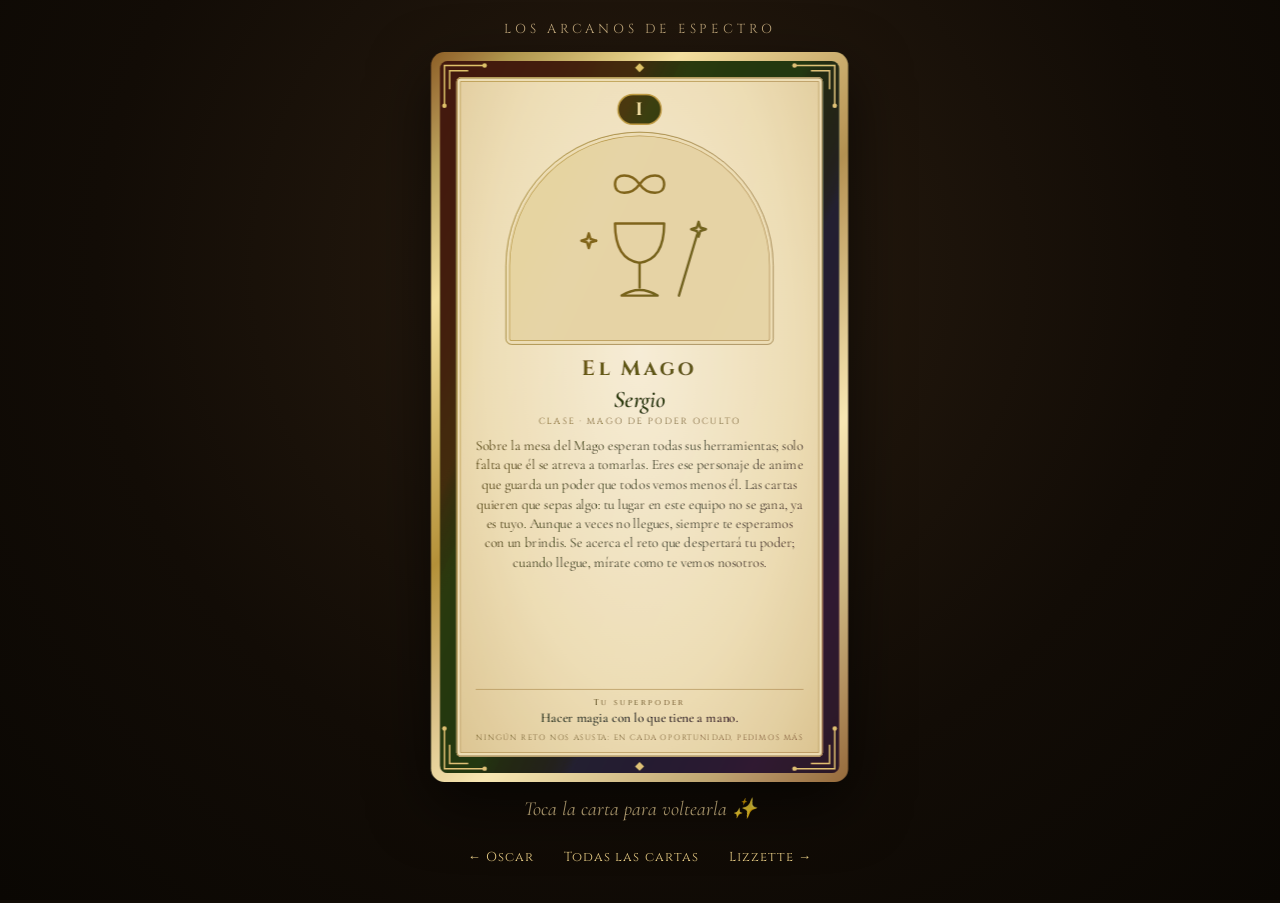
<file: sergio/index.html>
<!doctype html>
<html lang="es"><head><meta charset="utf-8"><meta name="viewport" content="width=device-width,initial-scale=1">
<title>El Mago · Sergio | ESPECTRO</title>
<meta name="description" content="Tu carta del tarot de ESPECTRO: El Mago. Tócala para voltearla.">
<meta property="og:title" content="Sergio, tu carta es El Mago 🔮"><meta property="og:description" content="Los arcanos de ESPECTRO · Tócala para descubrirla.">
<meta name="theme-color" content="#120c06">
<link rel="preconnect" href="https://fonts.googleapis.com"><link rel="preconnect" href="https://fonts.gstatic.com" crossorigin><link rel="stylesheet" href="https://fonts.googleapis.com/css2?family=Cinzel:wght@500;700&family=Cormorant+Garamond:ital,wght@0,500;0,600;1,500;1,600&display=swap"><link rel="stylesheet" href="../assets/cartas.css"></head>
<body class="solo">
<main class="stage">
<p class="kicker">Los arcanos de ESPECTRO</p>
<div class="fit" data-fit>
<button class="flip-btn" type="button" aria-pressed="false" aria-label="Carta de Sergio: El Mago. Toca para voltear">
<div class="tilt"><div class="flipper">
<article class="card face cara-frente"><div class="wood">
<svg class="corners" viewBox="0 0 536 956" aria-hidden="true"><path d="M6 60 L6 6 L60 6 M13 38 L13 13 L38 13 M476 6 L530 6 L530 60 M498 13 L523 13 L523 38 M6 896 L6 950 L60 950 M13 918 L13 943 L38 943 M476 950 L530 950 L530 896 M498 943 L523 943 L523 918"/><circle cx="6" cy="60" r="3"/><circle cx="60" cy="6" r="3"/><circle cx="476" cy="6" r="3"/><circle cx="530" cy="60" r="3"/><circle cx="6" cy="896" r="3"/><circle cx="60" cy="950" r="3"/><circle cx="476" cy="950" r="3"/><circle cx="530" cy="896" r="3"/><polygon points="268,3 274,9 268,15 262,9"/><polygon points="268,941 274,947 268,953 262,947"/></svg>
<div class="parch">
<div class="num">I</div>
<div class="ill"><svg viewBox="0 0 200 200" aria-hidden="true"><path d="M70 34 C70 20 90 20 100 34 C110 48 130 48 130 34 C130 20 110 20 100 34 C90 48 70 48 70 34 Z"/><path d="M70 82 Q70 126 100 130 Q130 126 130 82 Z"/><line x1="100" y1="130" x2="100" y2="160"/><path d="M78 170 Q100 156 122 170 Z"/><line x1="148" y1="170" x2="170" y2="96"/><polygon points="172.0,80.0 174.1,86.9 181.0,89.0 174.1,91.1 172.0,98.0 169.9,91.1 163.0,89.0 169.9,86.9"/><polygon points="38.0,94.0 40.1,100.9 47.0,103.0 40.1,105.1 38.0,112.0 35.9,105.1 29.0,103.0 35.9,100.9"/></svg></div>
<h2 class="arc">El Mago</h2>
<p class="who">Sergio</p>
<p class="cls">Clase · Mago de poder oculto</p>
<p class="msg">Sobre la mesa del Mago esperan todas sus herramientas; solo falta que él se atreva a tomarlas. Eres ese personaje de anime que guarda un poder que todos vemos menos él. Las cartas quieren que sepas algo: tu lugar en este equipo no se gana, ya es tuyo. Aunque a veces no llegues, siempre te esperamos con un brindis. Se acerca el reto que despertará tu poder; cuando llegue, mírate como te vemos nosotros.</p>
<p class="pow"><span>Tu superpoder</span>Hacer magia con lo que tiene a mano.</p>
<p class="reto">Ningún reto nos asusta: en cada oportunidad, pedimos más</p>
</div></div><span class="holo" aria-hidden="true"></span></article>
<article class="card face cara-reverso" aria-hidden="true"><div class="wood">
<svg class="corners" viewBox="0 0 536 956" aria-hidden="true"><path d="M6 60 L6 6 L60 6 M13 38 L13 13 L38 13 M476 6 L530 6 L530 60 M498 13 L523 13 L523 38 M6 896 L6 950 L60 950 M13 918 L13 943 L38 943 M476 950 L530 950 L530 896 M498 943 L523 943 L523 918"/><circle cx="6" cy="60" r="3"/><circle cx="60" cy="6" r="3"/><circle cx="476" cy="6" r="3"/><circle cx="530" cy="60" r="3"/><circle cx="6" cy="896" r="3"/><circle cx="60" cy="950" r="3"/><circle cx="476" cy="950" r="3"/><circle cx="530" cy="896" r="3"/><polygon points="268,3 274,9 268,15 262,9"/><polygon points="268,941 274,947 268,953 262,947"/></svg>
<div class="back">
<svg viewBox="0 0 492 912" preserveAspectRatio="none" role="img" aria-label="Reverso de las cartas ESPECTRO">
<rect class="ln" x="10" y="10" width="472" height="892" rx="4"/>
<rect class="ln" x="18" y="18" width="456" height="876" rx="2" style="stroke-width: 1; opacity: .7"/>
<g class="fill">
<polygon transform="translate(34 34)" points="4,0 12,0 12,4 16,4 16,0 24,0 24,4 28,4 28,12 24,12 24,16 20,16 20,20 16,20 16,24 12,24 12,20 8,20 8,16 4,16 4,12 0,12 0,4 4,4"/>
<polygon transform="translate(430 34)" points="4,0 12,0 12,4 16,4 16,0 24,0 24,4 28,4 28,12 24,12 24,16 20,16 20,20 16,20 16,24 12,24 12,20 8,20 8,16 4,16 4,12 0,12 0,4 4,4"/>
<polygon transform="translate(34 854)" points="4,0 12,0 12,4 16,4 16,0 24,0 24,4 28,4 28,12 24,12 24,16 20,16 20,20 16,20 16,24 12,24 12,20 8,20 8,16 4,16 4,12 0,12 0,4 4,4"/>
<polygon transform="translate(430 854)" points="4,0 12,0 12,4 16,4 16,0 24,0 24,4 28,4 28,12 24,12 24,16 20,16 20,20 16,20 16,24 12,24 12,20 8,20 8,16 4,16 4,12 0,12 0,4 4,4"/>
</g>
<line x1="246.0" y1="298.0" x2="246.0" y2="242.0" class="g1"/><line x1="270.7" y1="299.9" x2="275.1" y2="272.3" class="g1"/><line x1="294.8" y1="305.7" x2="312.1" y2="252.5" class="g1"/><line x1="317.7" y1="315.2" x2="330.4" y2="290.3" class="g1"/><line x1="338.9" y1="328.2" x2="371.8" y2="282.9" class="g1"/><line x1="357.7" y1="344.3" x2="377.5" y2="324.5" class="g1"/><line x1="373.8" y1="363.1" x2="419.1" y2="330.2" class="g1"/><line x1="386.8" y1="384.3" x2="411.7" y2="371.6" class="g1"/><line x1="396.3" y1="407.2" x2="449.5" y2="389.9" class="g1"/><line x1="402.1" y1="431.3" x2="429.7" y2="426.9" class="g1"/><line x1="404.0" y1="456.0" x2="460.0" y2="456.0" class="g1"/><line x1="402.1" y1="480.7" x2="429.7" y2="485.1" class="g1"/><line x1="396.3" y1="504.8" x2="449.5" y2="522.1" class="g1"/><line x1="386.8" y1="527.7" x2="411.7" y2="540.4" class="g1"/><line x1="373.8" y1="548.9" x2="419.1" y2="581.8" class="g1"/><line x1="357.7" y1="567.7" x2="377.5" y2="587.5" class="g1"/><line x1="338.9" y1="583.8" x2="371.8" y2="629.1" class="g1"/><line x1="317.7" y1="596.8" x2="330.4" y2="621.7" class="g1"/><line x1="294.8" y1="606.3" x2="312.1" y2="659.5" class="g1"/><line x1="270.7" y1="612.1" x2="275.1" y2="639.7" class="g1"/><line x1="246.0" y1="614.0" x2="246.0" y2="670.0" class="g1"/><line x1="221.3" y1="612.1" x2="216.9" y2="639.7" class="g1"/><line x1="197.2" y1="606.3" x2="179.9" y2="659.5" class="g1"/><line x1="174.3" y1="596.8" x2="161.6" y2="621.7" class="g1"/><line x1="153.1" y1="583.8" x2="120.2" y2="629.1" class="g1"/><line x1="134.3" y1="567.7" x2="114.5" y2="587.5" class="g1"/><line x1="118.2" y1="548.9" x2="72.9" y2="581.8" class="g1"/><line x1="105.2" y1="527.7" x2="80.3" y2="540.4" class="g1"/><line x1="95.7" y1="504.8" x2="42.5" y2="522.1" class="g1"/><line x1="89.9" y1="480.7" x2="62.3" y2="485.1" class="g1"/><line x1="88.0" y1="456.0" x2="32.0" y2="456.0" class="g1"/><line x1="89.9" y1="431.3" x2="62.3" y2="426.9" class="g1"/><line x1="95.7" y1="407.2" x2="42.5" y2="389.9" class="g1"/><line x1="105.2" y1="384.3" x2="80.3" y2="371.6" class="g1"/><line x1="118.2" y1="363.1" x2="72.9" y2="330.2" class="g1"/><line x1="134.3" y1="344.3" x2="114.5" y2="324.5" class="g1"/><line x1="153.1" y1="328.2" x2="120.2" y2="282.9" class="g1"/><line x1="174.3" y1="315.2" x2="161.6" y2="290.3" class="g1"/><line x1="197.2" y1="305.7" x2="179.9" y2="252.5" class="g1"/><line x1="221.3" y1="299.9" x2="216.9" y2="272.3" class="g1"/>
<circle class="ln" cx="246" cy="456" r="156"/>
<circle class="ln" cx="246" cy="456" r="116" style="stroke-width: 1.4"/>
<circle class="ln" cx="246" cy="456" r="102" style="stroke-dasharray: 2 7"/>
<circle cx="246.0" cy="320.0" r="9" fill="#E5383B" class="gem"/><circle cx="325.9" cy="346.0" r="9" fill="#F77F00" class="gem"/><circle cx="375.3" cy="414.0" r="9" fill="#FFD23F" class="gem"/><circle cx="375.3" cy="498.0" r="9" fill="#3DDC84" class="gem"/><circle cx="325.9" cy="566.0" r="9" fill="#F5F3EE" class="gem"/><circle cx="246.0" cy="592.0" r="9" fill="#3A86FF" class="gem"/><circle cx="166.1" cy="566.0" r="9" fill="#8338EC" class="gem"/><circle cx="116.7" cy="498.0" r="9" fill="#FF5DA2" class="gem"/><circle cx="116.7" cy="414.0" r="9" fill="#111111" class="gem"/><circle cx="166.1" cy="346.0" r="9" fill="#9E9E9E" class="gem"/>
<polygon class="g2" points="246.0,370.0 320.5,413.0 320.5,499.0 246.0,542.0 171.5,499.0 171.5,413.0"/>
<polygon class="g2" points="246.0,410.0 206.0,480.0 286.0,480.0"/>
<line class="g2" x1="246.0" y1="410.0" x2="246.0" y2="370.0"/><line class="g2" x1="246.0" y1="410.0" x2="320.5" y2="413.0"/><line class="g2" x1="246.0" y1="410.0" x2="171.5" y2="413.0"/><line class="g2" x1="206.0" y1="480.0" x2="171.5" y2="413.0"/><line class="g2" x1="206.0" y1="480.0" x2="171.5" y2="499.0"/><line class="g2" x1="206.0" y1="480.0" x2="246.0" y2="542.0"/><line class="g2" x1="286.0" y1="480.0" x2="320.5" y2="413.0"/><line class="g2" x1="286.0" y1="480.0" x2="320.5" y2="499.0"/><line class="g2" x1="286.0" y1="480.0" x2="246.0" y2="542.0"/>
<polygon class="fill" points="246.0,446.0 248.8,455.2 258.0,458.0 248.8,460.8 246.0,470.0 243.2,460.8 234.0,458.0 243.2,455.2"/>
<polygon class="fill" points="70.0,292.0 71.8,298.2 78.0,300.0 71.8,301.8 70.0,308.0 68.2,301.8 62.0,300.0 68.2,298.2"/><polygon class="fill" points="422.0,292.0 423.8,298.2 430.0,300.0 423.8,301.8 422.0,308.0 420.2,301.8 414.0,300.0 420.2,298.2"/><polygon class="fill" points="70.0,604.0 71.8,610.2 78.0,612.0 71.8,613.8 70.0,620.0 68.2,613.8 62.0,612.0 68.2,610.2"/><polygon class="fill" points="422.0,604.0 423.8,610.2 430.0,612.0 423.8,613.8 422.0,620.0 420.2,613.8 414.0,612.0 420.2,610.2"/><polygon class="fill" points="120.0,222.0 121.8,228.2 128.0,230.0 121.8,231.8 120.0,238.0 118.2,231.8 112.0,230.0 118.2,228.2"/><polygon class="fill" points="372.0,222.0 373.8,228.2 380.0,230.0 373.8,231.8 372.0,238.0 370.2,231.8 364.0,230.0 370.2,228.2"/><polygon class="fill" points="120.0,674.0 121.8,680.2 128.0,682.0 121.8,683.8 120.0,690.0 118.2,683.8 112.0,682.0 118.2,680.2"/><polygon class="fill" points="372.0,674.0 373.8,680.2 380.0,682.0 373.8,683.8 372.0,690.0 370.2,683.8 364.0,682.0 370.2,680.2"/>
<g id="top">
<g class="ln"><ellipse cx="246" cy="96" rx="11" ry="15"/><circle cx="246" cy="76" r="6"/><line x1="246" y1="83" x2="246" y2="110"/><line x1="236" y1="88" x2="223" y2="82"/><line x1="235" y1="97" x2="220" y2="97"/><line x1="236" y1="106" x2="223" y2="113"/><line x1="256" y1="88" x2="269" y2="82"/><line x1="257" y1="97" x2="272" y2="97"/><line x1="256" y1="106" x2="269" y2="113"/><line x1="243" y1="71" x2="236" y2="62"/><line x1="249" y1="71" x2="256" y2="62"/></g>
<g transform="translate(170 118) scale(0.34)"><path class="ln" style="stroke-width: 6" d="M94.2 42.0 A58 58 0 1 0 141.6 130.1 A50 50 0 0 1 94.2 42.0 Z"/></g>
<g transform="translate(322 118) scale(-0.34 0.34)"><path class="ln" style="stroke-width: 6" d="M94.2 42.0 A58 58 0 1 0 141.6 130.1 A50 50 0 0 1 94.2 42.0 Z"/></g>
<circle class="ln" cx="246" cy="152" r="13"/>
<g class="ln"><line x1="246" y1="131" x2="246" y2="135"/><line x1="246" y1="169" x2="246" y2="173"/><line x1="225" y1="152" x2="229" y2="152"/><line x1="263" y1="152" x2="267" y2="152"/><line x1="231" y1="137" x2="234" y2="140"/><line x1="258" y1="164" x2="261" y2="167"/><line x1="231" y1="167" x2="234" y2="164"/><line x1="258" y1="140" x2="261" y2="137"/></g>
</g>
<g transform="rotate(180 246 456)">
<g class="ln"><ellipse cx="246" cy="96" rx="11" ry="15"/><circle cx="246" cy="76" r="6"/><line x1="246" y1="83" x2="246" y2="110"/><line x1="236" y1="88" x2="223" y2="82"/><line x1="235" y1="97" x2="220" y2="97"/><line x1="236" y1="106" x2="223" y2="113"/><line x1="256" y1="88" x2="269" y2="82"/><line x1="257" y1="97" x2="272" y2="97"/><line x1="256" y1="106" x2="269" y2="113"/><line x1="243" y1="71" x2="236" y2="62"/><line x1="249" y1="71" x2="256" y2="62"/></g>
<g transform="translate(170 118) scale(0.34)"><path class="ln" style="stroke-width: 6" d="M94.2 42.0 A58 58 0 1 0 141.6 130.1 A50 50 0 0 1 94.2 42.0 Z"/></g>
<g transform="translate(322 118) scale(-0.34 0.34)"><path class="ln" style="stroke-width: 6" d="M94.2 42.0 A58 58 0 1 0 141.6 130.1 A50 50 0 0 1 94.2 42.0 Z"/></g>
<circle class="ln" cx="246" cy="152" r="13"/>
<g class="ln"><line x1="246" y1="131" x2="246" y2="135"/><line x1="246" y1="169" x2="246" y2="173"/><line x1="225" y1="152" x2="229" y2="152"/><line x1="263" y1="152" x2="267" y2="152"/><line x1="231" y1="137" x2="234" y2="140"/><line x1="258" y1="164" x2="261" y2="167"/><line x1="231" y1="167" x2="234" y2="164"/><line x1="258" y1="140" x2="261" y2="137"/></g>
</g>
</svg>
</div>
</div></article>
</div></div></button>
</div>
<p class="hint">Toca la carta para voltearla ✨</p>
<nav class="nav" aria-label="Otras cartas"><a href="../oscar/">← Oscar</a><a href="../">Todas las cartas</a><a href="../lizzette/">Lizzette →</a></nav>
</main>
<script src="../assets/cartas.js"></script>
</body></html>
</file>
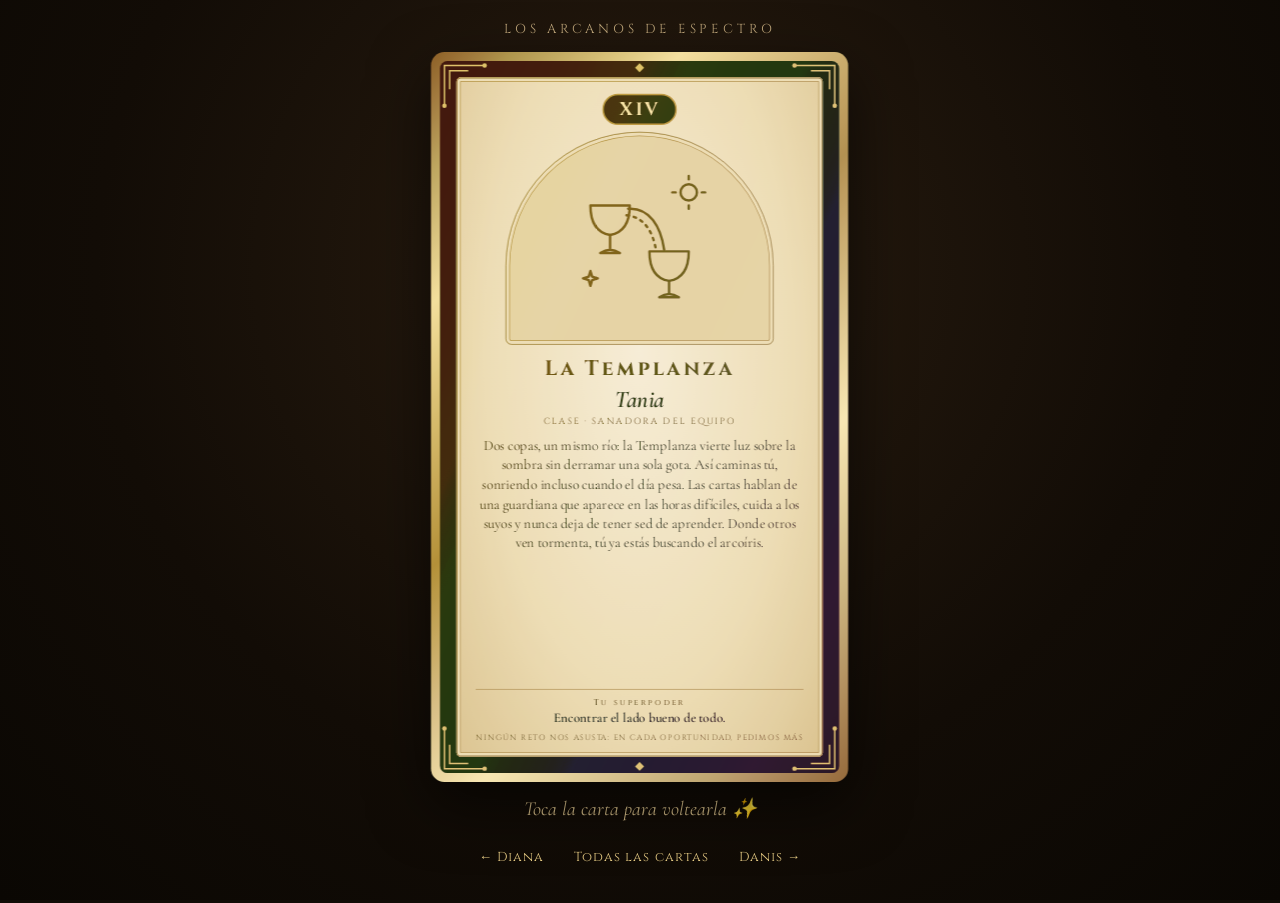
<file: tania/index.html>
<!doctype html>
<html lang="es"><head><meta charset="utf-8"><meta name="viewport" content="width=device-width,initial-scale=1">
<title>La Templanza · Tania | ESPECTRO</title>
<meta name="description" content="Tu carta del tarot de ESPECTRO: La Templanza. Tócala para voltearla.">
<meta property="og:title" content="Tania, tu carta es La Templanza 🔮"><meta property="og:description" content="Los arcanos de ESPECTRO · Tócala para descubrirla.">
<meta name="theme-color" content="#120c06">
<link rel="preconnect" href="https://fonts.googleapis.com"><link rel="preconnect" href="https://fonts.gstatic.com" crossorigin><link rel="stylesheet" href="https://fonts.googleapis.com/css2?family=Cinzel:wght@500;700&family=Cormorant+Garamond:ital,wght@0,500;0,600;1,500;1,600&display=swap"><link rel="stylesheet" href="../assets/cartas.css"></head>
<body class="solo">
<main class="stage">
<p class="kicker">Los arcanos de ESPECTRO</p>
<div class="fit" data-fit>
<button class="flip-btn" type="button" aria-pressed="false" aria-label="Carta de Tania: La Templanza. Toca para voltear">
<div class="tilt"><div class="flipper">
<article class="card face cara-frente"><div class="wood">
<svg class="corners" viewBox="0 0 536 956" aria-hidden="true"><path d="M6 60 L6 6 L60 6 M13 38 L13 13 L38 13 M476 6 L530 6 L530 60 M498 13 L523 13 L523 38 M6 896 L6 950 L60 950 M13 918 L13 943 L38 943 M476 950 L530 950 L530 896 M498 943 L523 943 L523 918"/><circle cx="6" cy="60" r="3"/><circle cx="60" cy="6" r="3"/><circle cx="476" cy="6" r="3"/><circle cx="530" cy="60" r="3"/><circle cx="6" cy="896" r="3"/><circle cx="60" cy="950" r="3"/><circle cx="476" cy="950" r="3"/><circle cx="530" cy="896" r="3"/><polygon points="268,3 274,9 268,15 262,9"/><polygon points="268,941 274,947 268,953 262,947"/></svg>
<div class="parch">
<div class="num">XIV</div>
<div class="ill"><svg viewBox="0 0 200 200" aria-hidden="true"><path d="M40 60 Q40 92 64 96 Q88 92 88 60 Z"/><line x1="64" y1="96" x2="64" y2="112"/><path d="M52 118 Q64 110 76 118 Z"/><path d="M112 116 Q112 148 136 152 Q160 148 160 116 Z"/><line x1="136" y1="152" x2="136" y2="166"/><path d="M124 172 Q136 164 148 172 Z"/><path d="M86 64 C112 62 126 86 130 114"/><path d="M84 72 C106 74 116 92 120 114" stroke-dasharray="3 6"/><circle cx="160" cy="44" r="10"/><line x1="160" y1="24" x2="160" y2="28"/><line x1="160" y1="60" x2="160" y2="64"/><line x1="140" y1="44" x2="144" y2="44"/><line x1="176" y1="44" x2="180" y2="44"/><polygon points="40.0,140.0 42.1,146.9 49.0,149.0 42.1,151.1 40.0,158.0 37.9,151.1 31.0,149.0 37.9,146.9"/></svg></div>
<h2 class="arc">La Templanza</h2>
<p class="who">Tania</p>
<p class="cls">Clase · Sanadora del equipo</p>
<p class="msg">Dos copas, un mismo río: la Templanza vierte luz sobre la sombra sin derramar una sola gota. Así caminas tú, sonriendo incluso cuando el día pesa. Las cartas hablan de una guardiana que aparece en las horas difíciles, cuida a los suyos y nunca deja de tener sed de aprender. Donde otros ven tormenta, tú ya estás buscando el arcoíris.</p>
<p class="pow"><span>Tu superpoder</span>Encontrar el lado bueno de todo.</p>
<p class="reto">Ningún reto nos asusta: en cada oportunidad, pedimos más</p>
</div></div><span class="holo" aria-hidden="true"></span></article>
<article class="card face cara-reverso" aria-hidden="true"><div class="wood">
<svg class="corners" viewBox="0 0 536 956" aria-hidden="true"><path d="M6 60 L6 6 L60 6 M13 38 L13 13 L38 13 M476 6 L530 6 L530 60 M498 13 L523 13 L523 38 M6 896 L6 950 L60 950 M13 918 L13 943 L38 943 M476 950 L530 950 L530 896 M498 943 L523 943 L523 918"/><circle cx="6" cy="60" r="3"/><circle cx="60" cy="6" r="3"/><circle cx="476" cy="6" r="3"/><circle cx="530" cy="60" r="3"/><circle cx="6" cy="896" r="3"/><circle cx="60" cy="950" r="3"/><circle cx="476" cy="950" r="3"/><circle cx="530" cy="896" r="3"/><polygon points="268,3 274,9 268,15 262,9"/><polygon points="268,941 274,947 268,953 262,947"/></svg>
<div class="back">
<svg viewBox="0 0 492 912" preserveAspectRatio="none" role="img" aria-label="Reverso de las cartas ESPECTRO">
<rect class="ln" x="10" y="10" width="472" height="892" rx="4"/>
<rect class="ln" x="18" y="18" width="456" height="876" rx="2" style="stroke-width: 1; opacity: .7"/>
<g class="fill">
<polygon transform="translate(34 34)" points="4,0 12,0 12,4 16,4 16,0 24,0 24,4 28,4 28,12 24,12 24,16 20,16 20,20 16,20 16,24 12,24 12,20 8,20 8,16 4,16 4,12 0,12 0,4 4,4"/>
<polygon transform="translate(430 34)" points="4,0 12,0 12,4 16,4 16,0 24,0 24,4 28,4 28,12 24,12 24,16 20,16 20,20 16,20 16,24 12,24 12,20 8,20 8,16 4,16 4,12 0,12 0,4 4,4"/>
<polygon transform="translate(34 854)" points="4,0 12,0 12,4 16,4 16,0 24,0 24,4 28,4 28,12 24,12 24,16 20,16 20,20 16,20 16,24 12,24 12,20 8,20 8,16 4,16 4,12 0,12 0,4 4,4"/>
<polygon transform="translate(430 854)" points="4,0 12,0 12,4 16,4 16,0 24,0 24,4 28,4 28,12 24,12 24,16 20,16 20,20 16,20 16,24 12,24 12,20 8,20 8,16 4,16 4,12 0,12 0,4 4,4"/>
</g>
<line x1="246.0" y1="298.0" x2="246.0" y2="242.0" class="g1"/><line x1="270.7" y1="299.9" x2="275.1" y2="272.3" class="g1"/><line x1="294.8" y1="305.7" x2="312.1" y2="252.5" class="g1"/><line x1="317.7" y1="315.2" x2="330.4" y2="290.3" class="g1"/><line x1="338.9" y1="328.2" x2="371.8" y2="282.9" class="g1"/><line x1="357.7" y1="344.3" x2="377.5" y2="324.5" class="g1"/><line x1="373.8" y1="363.1" x2="419.1" y2="330.2" class="g1"/><line x1="386.8" y1="384.3" x2="411.7" y2="371.6" class="g1"/><line x1="396.3" y1="407.2" x2="449.5" y2="389.9" class="g1"/><line x1="402.1" y1="431.3" x2="429.7" y2="426.9" class="g1"/><line x1="404.0" y1="456.0" x2="460.0" y2="456.0" class="g1"/><line x1="402.1" y1="480.7" x2="429.7" y2="485.1" class="g1"/><line x1="396.3" y1="504.8" x2="449.5" y2="522.1" class="g1"/><line x1="386.8" y1="527.7" x2="411.7" y2="540.4" class="g1"/><line x1="373.8" y1="548.9" x2="419.1" y2="581.8" class="g1"/><line x1="357.7" y1="567.7" x2="377.5" y2="587.5" class="g1"/><line x1="338.9" y1="583.8" x2="371.8" y2="629.1" class="g1"/><line x1="317.7" y1="596.8" x2="330.4" y2="621.7" class="g1"/><line x1="294.8" y1="606.3" x2="312.1" y2="659.5" class="g1"/><line x1="270.7" y1="612.1" x2="275.1" y2="639.7" class="g1"/><line x1="246.0" y1="614.0" x2="246.0" y2="670.0" class="g1"/><line x1="221.3" y1="612.1" x2="216.9" y2="639.7" class="g1"/><line x1="197.2" y1="606.3" x2="179.9" y2="659.5" class="g1"/><line x1="174.3" y1="596.8" x2="161.6" y2="621.7" class="g1"/><line x1="153.1" y1="583.8" x2="120.2" y2="629.1" class="g1"/><line x1="134.3" y1="567.7" x2="114.5" y2="587.5" class="g1"/><line x1="118.2" y1="548.9" x2="72.9" y2="581.8" class="g1"/><line x1="105.2" y1="527.7" x2="80.3" y2="540.4" class="g1"/><line x1="95.7" y1="504.8" x2="42.5" y2="522.1" class="g1"/><line x1="89.9" y1="480.7" x2="62.3" y2="485.1" class="g1"/><line x1="88.0" y1="456.0" x2="32.0" y2="456.0" class="g1"/><line x1="89.9" y1="431.3" x2="62.3" y2="426.9" class="g1"/><line x1="95.7" y1="407.2" x2="42.5" y2="389.9" class="g1"/><line x1="105.2" y1="384.3" x2="80.3" y2="371.6" class="g1"/><line x1="118.2" y1="363.1" x2="72.9" y2="330.2" class="g1"/><line x1="134.3" y1="344.3" x2="114.5" y2="324.5" class="g1"/><line x1="153.1" y1="328.2" x2="120.2" y2="282.9" class="g1"/><line x1="174.3" y1="315.2" x2="161.6" y2="290.3" class="g1"/><line x1="197.2" y1="305.7" x2="179.9" y2="252.5" class="g1"/><line x1="221.3" y1="299.9" x2="216.9" y2="272.3" class="g1"/>
<circle class="ln" cx="246" cy="456" r="156"/>
<circle class="ln" cx="246" cy="456" r="116" style="stroke-width: 1.4"/>
<circle class="ln" cx="246" cy="456" r="102" style="stroke-dasharray: 2 7"/>
<circle cx="246.0" cy="320.0" r="9" fill="#E5383B" class="gem"/><circle cx="325.9" cy="346.0" r="9" fill="#F77F00" class="gem"/><circle cx="375.3" cy="414.0" r="9" fill="#FFD23F" class="gem"/><circle cx="375.3" cy="498.0" r="9" fill="#3DDC84" class="gem"/><circle cx="325.9" cy="566.0" r="9" fill="#F5F3EE" class="gem"/><circle cx="246.0" cy="592.0" r="9" fill="#3A86FF" class="gem"/><circle cx="166.1" cy="566.0" r="9" fill="#8338EC" class="gem"/><circle cx="116.7" cy="498.0" r="9" fill="#FF5DA2" class="gem"/><circle cx="116.7" cy="414.0" r="9" fill="#111111" class="gem"/><circle cx="166.1" cy="346.0" r="9" fill="#9E9E9E" class="gem"/>
<polygon class="g2" points="246.0,370.0 320.5,413.0 320.5,499.0 246.0,542.0 171.5,499.0 171.5,413.0"/>
<polygon class="g2" points="246.0,410.0 206.0,480.0 286.0,480.0"/>
<line class="g2" x1="246.0" y1="410.0" x2="246.0" y2="370.0"/><line class="g2" x1="246.0" y1="410.0" x2="320.5" y2="413.0"/><line class="g2" x1="246.0" y1="410.0" x2="171.5" y2="413.0"/><line class="g2" x1="206.0" y1="480.0" x2="171.5" y2="413.0"/><line class="g2" x1="206.0" y1="480.0" x2="171.5" y2="499.0"/><line class="g2" x1="206.0" y1="480.0" x2="246.0" y2="542.0"/><line class="g2" x1="286.0" y1="480.0" x2="320.5" y2="413.0"/><line class="g2" x1="286.0" y1="480.0" x2="320.5" y2="499.0"/><line class="g2" x1="286.0" y1="480.0" x2="246.0" y2="542.0"/>
<polygon class="fill" points="246.0,446.0 248.8,455.2 258.0,458.0 248.8,460.8 246.0,470.0 243.2,460.8 234.0,458.0 243.2,455.2"/>
<polygon class="fill" points="70.0,292.0 71.8,298.2 78.0,300.0 71.8,301.8 70.0,308.0 68.2,301.8 62.0,300.0 68.2,298.2"/><polygon class="fill" points="422.0,292.0 423.8,298.2 430.0,300.0 423.8,301.8 422.0,308.0 420.2,301.8 414.0,300.0 420.2,298.2"/><polygon class="fill" points="70.0,604.0 71.8,610.2 78.0,612.0 71.8,613.8 70.0,620.0 68.2,613.8 62.0,612.0 68.2,610.2"/><polygon class="fill" points="422.0,604.0 423.8,610.2 430.0,612.0 423.8,613.8 422.0,620.0 420.2,613.8 414.0,612.0 420.2,610.2"/><polygon class="fill" points="120.0,222.0 121.8,228.2 128.0,230.0 121.8,231.8 120.0,238.0 118.2,231.8 112.0,230.0 118.2,228.2"/><polygon class="fill" points="372.0,222.0 373.8,228.2 380.0,230.0 373.8,231.8 372.0,238.0 370.2,231.8 364.0,230.0 370.2,228.2"/><polygon class="fill" points="120.0,674.0 121.8,680.2 128.0,682.0 121.8,683.8 120.0,690.0 118.2,683.8 112.0,682.0 118.2,680.2"/><polygon class="fill" points="372.0,674.0 373.8,680.2 380.0,682.0 373.8,683.8 372.0,690.0 370.2,683.8 364.0,682.0 370.2,680.2"/>
<g id="top">
<g class="ln"><ellipse cx="246" cy="96" rx="11" ry="15"/><circle cx="246" cy="76" r="6"/><line x1="246" y1="83" x2="246" y2="110"/><line x1="236" y1="88" x2="223" y2="82"/><line x1="235" y1="97" x2="220" y2="97"/><line x1="236" y1="106" x2="223" y2="113"/><line x1="256" y1="88" x2="269" y2="82"/><line x1="257" y1="97" x2="272" y2="97"/><line x1="256" y1="106" x2="269" y2="113"/><line x1="243" y1="71" x2="236" y2="62"/><line x1="249" y1="71" x2="256" y2="62"/></g>
<g transform="translate(170 118) scale(0.34)"><path class="ln" style="stroke-width: 6" d="M94.2 42.0 A58 58 0 1 0 141.6 130.1 A50 50 0 0 1 94.2 42.0 Z"/></g>
<g transform="translate(322 118) scale(-0.34 0.34)"><path class="ln" style="stroke-width: 6" d="M94.2 42.0 A58 58 0 1 0 141.6 130.1 A50 50 0 0 1 94.2 42.0 Z"/></g>
<circle class="ln" cx="246" cy="152" r="13"/>
<g class="ln"><line x1="246" y1="131" x2="246" y2="135"/><line x1="246" y1="169" x2="246" y2="173"/><line x1="225" y1="152" x2="229" y2="152"/><line x1="263" y1="152" x2="267" y2="152"/><line x1="231" y1="137" x2="234" y2="140"/><line x1="258" y1="164" x2="261" y2="167"/><line x1="231" y1="167" x2="234" y2="164"/><line x1="258" y1="140" x2="261" y2="137"/></g>
</g>
<g transform="rotate(180 246 456)">
<g class="ln"><ellipse cx="246" cy="96" rx="11" ry="15"/><circle cx="246" cy="76" r="6"/><line x1="246" y1="83" x2="246" y2="110"/><line x1="236" y1="88" x2="223" y2="82"/><line x1="235" y1="97" x2="220" y2="97"/><line x1="236" y1="106" x2="223" y2="113"/><line x1="256" y1="88" x2="269" y2="82"/><line x1="257" y1="97" x2="272" y2="97"/><line x1="256" y1="106" x2="269" y2="113"/><line x1="243" y1="71" x2="236" y2="62"/><line x1="249" y1="71" x2="256" y2="62"/></g>
<g transform="translate(170 118) scale(0.34)"><path class="ln" style="stroke-width: 6" d="M94.2 42.0 A58 58 0 1 0 141.6 130.1 A50 50 0 0 1 94.2 42.0 Z"/></g>
<g transform="translate(322 118) scale(-0.34 0.34)"><path class="ln" style="stroke-width: 6" d="M94.2 42.0 A58 58 0 1 0 141.6 130.1 A50 50 0 0 1 94.2 42.0 Z"/></g>
<circle class="ln" cx="246" cy="152" r="13"/>
<g class="ln"><line x1="246" y1="131" x2="246" y2="135"/><line x1="246" y1="169" x2="246" y2="173"/><line x1="225" y1="152" x2="229" y2="152"/><line x1="263" y1="152" x2="267" y2="152"/><line x1="231" y1="137" x2="234" y2="140"/><line x1="258" y1="164" x2="261" y2="167"/><line x1="231" y1="167" x2="234" y2="164"/><line x1="258" y1="140" x2="261" y2="137"/></g>
</g>
</svg>
</div>
</div></article>
</div></div></button>
</div>
<p class="hint">Toca la carta para voltearla ✨</p>
<nav class="nav" aria-label="Otras cartas"><a href="../diana/">← Diana</a><a href="../">Todas las cartas</a><a href="../danis/">Danis →</a></nav>
</main>
<script src="../assets/cartas.js"></script>
</body></html>
</file>
<file: assets/cartas.css>
.card{width:560px;height:980px;box-sizing:border-box;padding:12px;border-radius:18px;background:linear-gradient(135deg,#7a5a22 0%,#f1d98f 22%,#a77d33 45%,#f6e3a6 68%,#8a6526 100%);box-shadow:0 18px 40px rgba(0,0,0,.5)}
.wood{position:relative;height:100%;box-sizing:border-box;padding:22px;border-radius:10px;background:#21170c}
.corners{position:absolute;inset:0;width:100%;height:100%;fill:none;stroke:#d9b65e;stroke-width:2}
.corners circle,.corners polygon{fill:#d9b65e;stroke:none}
.parch{position:relative;height:100%;box-sizing:border-box;border-radius:6px;padding:22px 26px 18px;background:radial-gradient(ellipse at 50% 40%,#f5ead0 0%,#ead7a8 60%,#d6bb80 100%);box-shadow:inset 0 0 0 1.5px #8c6a2c,inset 0 0 0 5px #ead7a8,inset 0 0 0 6px #a9843f;display:flex;flex-direction:column;align-items:center;gap:9px;color:#3a2810}
.num{font-family:"Cinzel",Georgia,serif;font-weight:700;font-size:24px;letter-spacing:.12em;color:#f3dc96;background:#2a1d0e;border:2px solid #b48a3c;border-radius:999px;padding:3px 22px;min-width:36px;text-align:center}
.ill{width:360px;height:286px;box-sizing:border-box;border:1.5px solid #8c6a2c;border-radius:180px 180px 8px 8px;background:#e2cc96;display:flex;align-items:center;justify-content:center;flex:none;box-shadow:inset 0 0 0 4px #ead7a8,inset 0 0 0 5px #a9843f}
.ill svg{width:220px;height:220px;fill:none;stroke:#6b4a17;stroke-width:3;stroke-linecap:round;stroke-linejoin:round}
.arc{margin:4px 0 0;font-family:"Cinzel",Georgia,serif;font-weight:700;font-size:28px;letter-spacing:.14em;color:#5a3c10;text-align:center}
.who{margin:-6px 0 0;font-family:"Cormorant Garamond",Georgia,serif;font-style:italic;font-weight:600;font-size:32px;color:#2c1e0b}
.cls{margin:-6px 0 0;font-family:"Cinzel",Georgia,serif;font-size:12px;letter-spacing:.2em;text-transform:uppercase;color:#6b4c18}
.msg{margin:2px 0 0;font-family:"Cormorant Garamond",Georgia,serif;font-size:19px;line-height:1.38;text-align:center;color:#3a2810;text-wrap:pretty}
.pow{margin:auto 0 0;width:100%;border-top:1px solid #a9843f;padding-top:10px;text-align:center;font-family:"Cormorant Garamond",Georgia,serif;font-weight:600;font-size:18px;color:#2c1e0b}
.pow span{display:block;font-family:"Cinzel",Georgia,serif;font-weight:500;font-size:11px;letter-spacing:.26em;color:#6b4c18;margin-bottom:2px}
.reto{margin:0;font-family:"Cinzel",Georgia,serif;font-size:10.5px;letter-spacing:.14em;text-transform:uppercase;color:#6b4c18;text-align:center}
.back{position:relative;height:100%;border-radius:6px;overflow:hidden;background:radial-gradient(ellipse at 50% 50%,#2c2050 0%,#1a1230 55%,#100b1e 100%)}
.back svg{display:block;width:100%;height:100%}
.back .g1{stroke:#c9a24e;stroke-width:1.6;stroke-linecap:round;opacity:.8}
.back .g2{fill:none;stroke:#e8cd85;stroke-width:3;stroke-linejoin:round;stroke-linecap:round}
.back .ln{fill:none;stroke:#d9b65e;stroke-width:2;stroke-linecap:round;stroke-linejoin:round}
.back .fill{fill:#e8cd85;stroke:none}
.back .gem{stroke:#f1d98f;stroke-width:2}
*{box-sizing:border-box}
html,body{margin:0;min-height:100%;background:#120c06;color:#e8cd85}
body{background:radial-gradient(ellipse at 50% 30%,#2a1d10 0%,#120c06 60%,#0a0703 100%) fixed;font-family:"Cormorant Garamond",Georgia,serif}
a{color:#e8cd85}a:hover{color:#f6e3a6}
.card{box-shadow:none}
/* página individual */
.stage{min-height:100svh;display:flex;flex-direction:column;align-items:center;justify-content:center;gap:14px;padding:20px 16px 24px}
.kicker{margin:0;font-family:"Cinzel",Georgia,serif;font-size:13px;letter-spacing:.3em;text-transform:uppercase;color:#bfa67a;text-align:center}
.fit{position:relative;width:calc(560px*var(--s,.6));height:calc(980px*var(--s,.6))}
.flip-btn{all:unset;position:absolute;left:0;top:0;width:560px;height:980px;transform:scale(var(--s,.6));transform-origin:0 0;cursor:pointer;perspective:2200px;border-radius:18px}
.flip-btn:focus-visible{outline:3px solid #f1d98f;outline-offset:8px}
.tilt{width:100%;height:100%;transform-style:preserve-3d;transform:rotateX(var(--rx,0deg)) rotateY(var(--ry,0deg));transition:transform .25s ease-out;animation:flotar 6s ease-in-out infinite}
.flipper{position:relative;width:100%;height:100%;transform-style:preserve-3d;transition:transform .9s cubic-bezier(.4,.2,.2,1)}
.flip-btn[aria-pressed="true"] .flipper{transform:rotateY(180deg)}
.face{position:absolute;inset:0;backface-visibility:hidden;-webkit-backface-visibility:hidden;filter:drop-shadow(0 30px 40px rgba(0,0,0,.6))}
.cara-reverso{transform:rotateY(180deg)}
.holo{position:absolute;inset:0;border-radius:18px;pointer-events:none;mix-blend-mode:color-dodge;opacity:.28;transition:opacity .3s;
background:linear-gradient(115deg,transparent 20%,rgba(255,80,120,.55) 32%,rgba(255,210,80,.55) 40%,rgba(80,255,160,.5) 48%,rgba(80,170,255,.55) 56%,rgba(190,90,255,.55) 64%,transparent 78%);
background-size:260% 260%;background-position:var(--mx,50%) var(--my,50%);animation:brillo 7s linear infinite}
.flip-btn:hover .holo,.flip-btn.activo .holo{opacity:.45}
@keyframes flotar{0%,100%{translate:0 0}50%{translate:0 -14px}}
@keyframes brillo{0%{background-position:0% 30%}50%{background-position:100% 70%}100%{background-position:0% 30%}}
.hint{margin:0;font-size:20px;font-style:italic;color:#d9c08a;text-align:center}
.nav{display:flex;flex-wrap:wrap;justify-content:center;gap:10px 22px;font-family:"Cinzel",Georgia,serif;font-size:13px;letter-spacing:.08em}
.nav a{text-decoration:none;padding:10px 4px;min-height:44px;display:inline-flex;align-items:center}
/* galería */
.wrap{max-width:1180px;margin:0 auto;padding:40px 16px 56px}
.top{text-align:center;margin-bottom:32px}
.top h1{margin:0;font-family:"Cinzel",Georgia,serif;font-weight:700;font-size:clamp(28px,5vw,52px);letter-spacing:.08em;color:#e8cd85}
.top p{margin:8px 0 0;font-style:italic;font-size:clamp(18px,2.4vw,24px);color:#bfa67a}
.grid{list-style:none;margin:0;padding:0;display:grid;grid-template-columns:repeat(auto-fill,minmax(150px,1fr));gap:28px 18px}
.thumb{display:flex;flex-direction:column;align-items:center;gap:10px;text-decoration:none}
.mini{display:block;width:140px;height:245px;position:relative;transition:transform .25s}
.mini .card{position:absolute;left:0;top:0;transform:scale(.25);transform-origin:0 0;filter:drop-shadow(0 14px 18px rgba(0,0,0,.55))}
.thumb:hover .mini,.thumb:focus-visible .mini{transform:translateY(-6px) rotate(-1.5deg)}
.thumb:focus-visible{outline:2px solid #f1d98f;outline-offset:6px;border-radius:8px}
.cap{text-align:center;font-family:"Cinzel",Georgia,serif;font-size:12px;letter-spacing:.08em;color:#bfa67a;line-height:1.5}
.cap b{display:block;font-family:"Cormorant Garamond",Georgia,serif;font-style:italic;font-size:22px;letter-spacing:0;color:#f3dc96}
.reto-pie{margin:44px 0 0;text-align:center;font-family:"Cinzel",Georgia,serif;font-size:12px;letter-spacing:.18em;text-transform:uppercase;color:#8f7a55}
@media (prefers-reduced-motion:reduce){.tilt,.holo{animation:none}.flipper{transition-duration:.01s}}
.cara-reverso .holo{opacity:.12}
.flip-btn:hover .cara-reverso .holo,.flip-btn.activo .cara-reverso .holo{opacity:.2}
</file>
